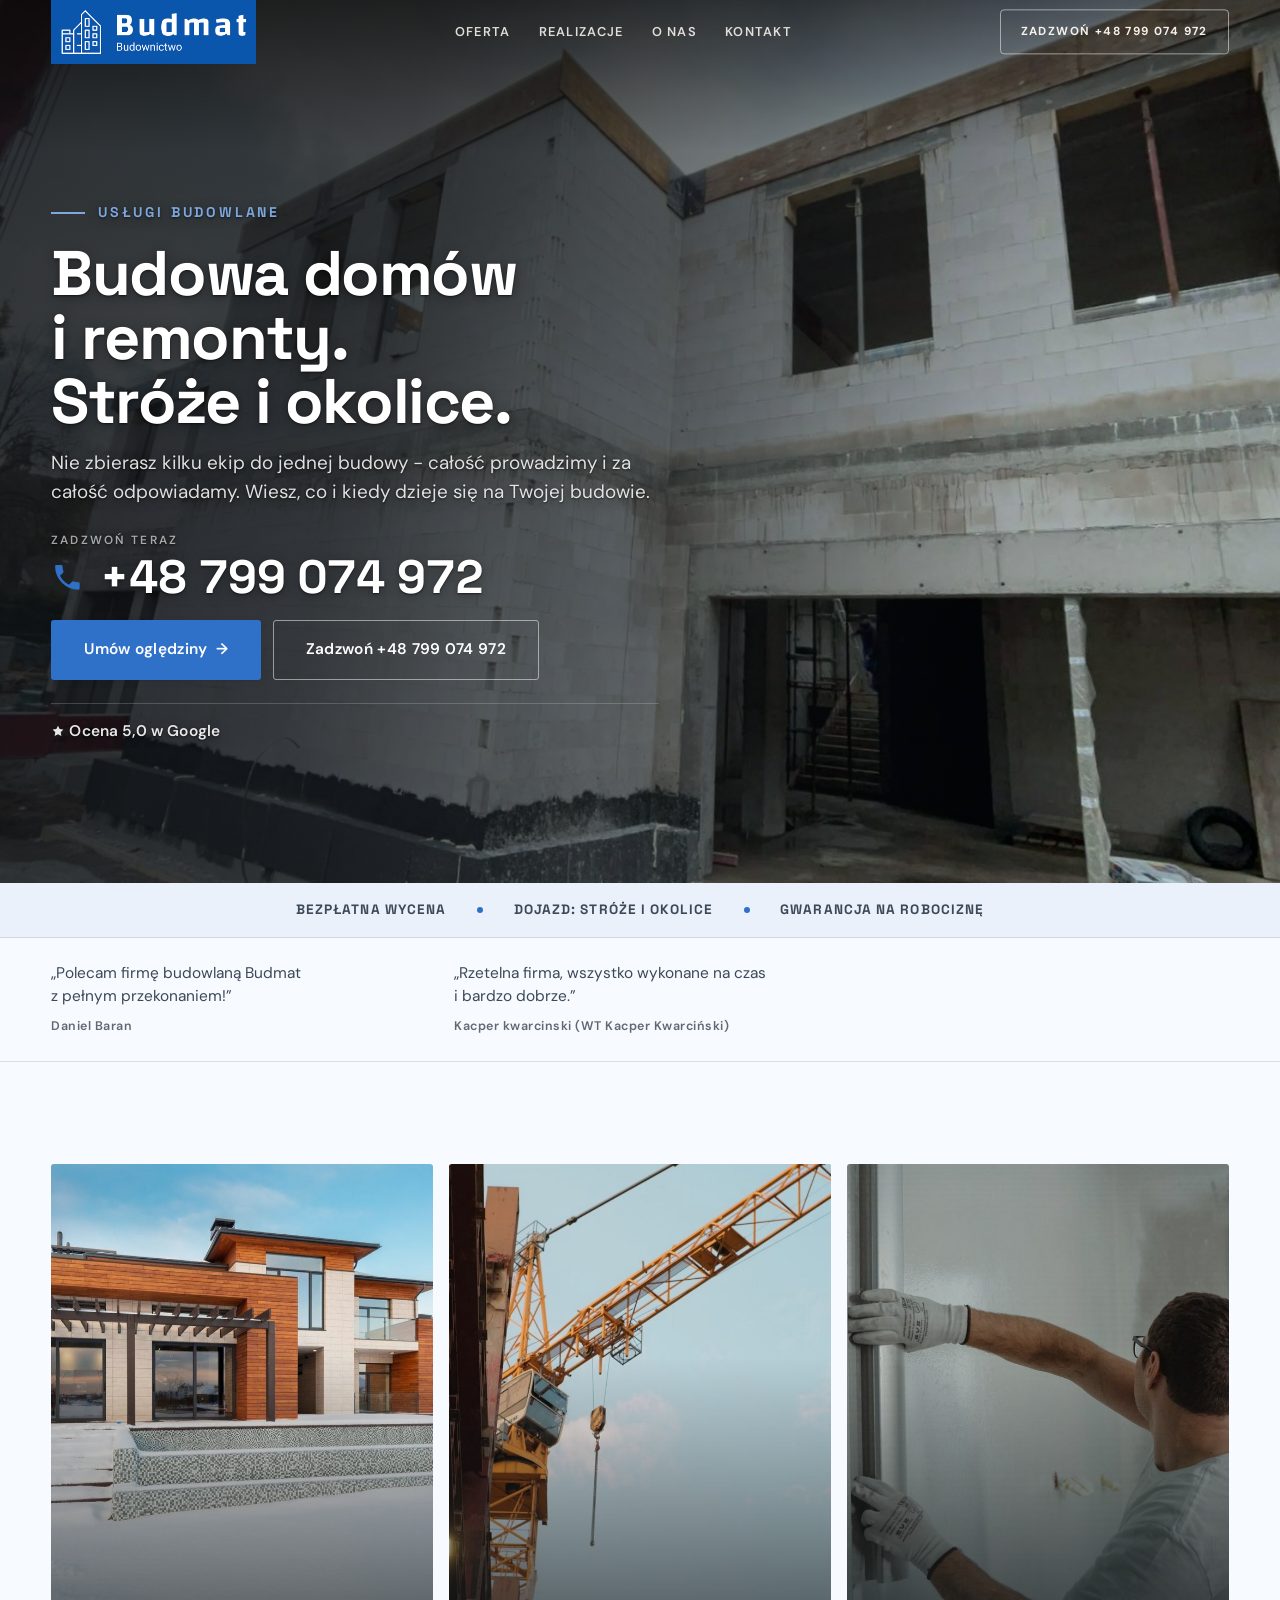
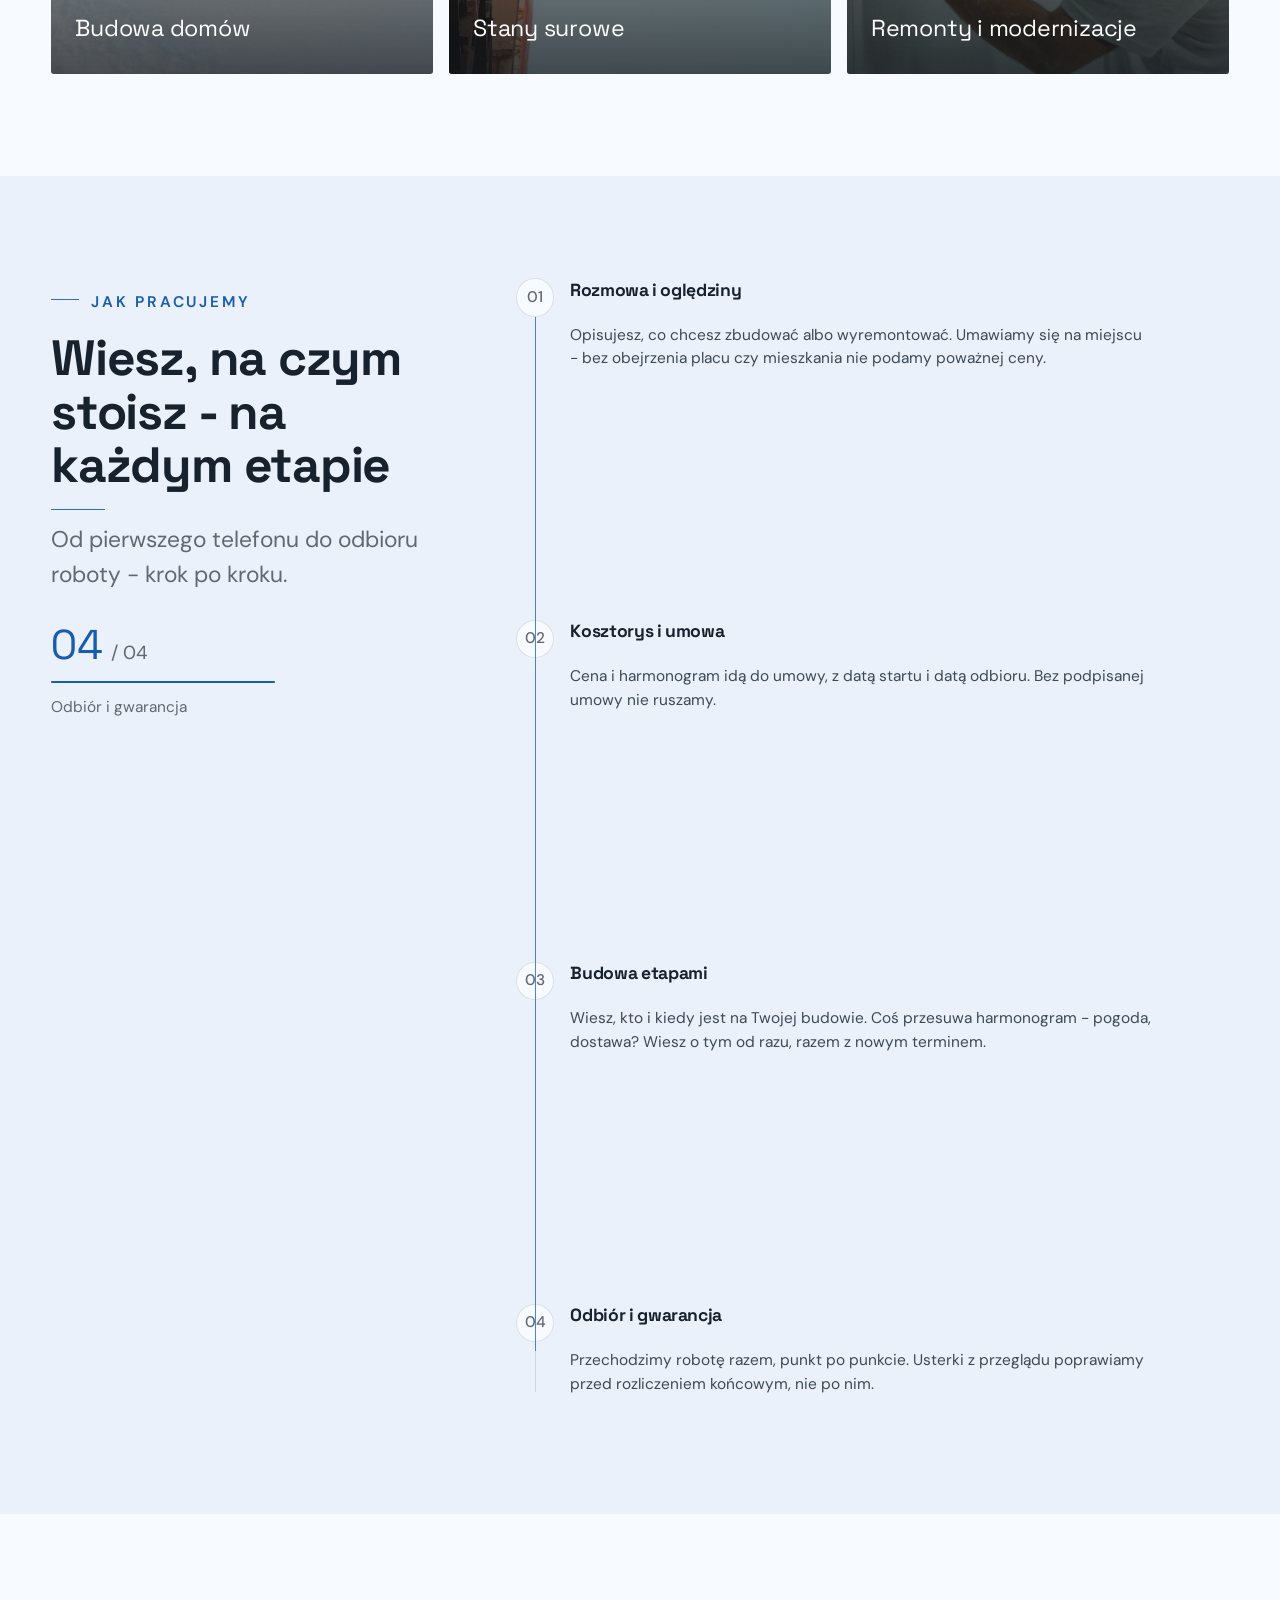
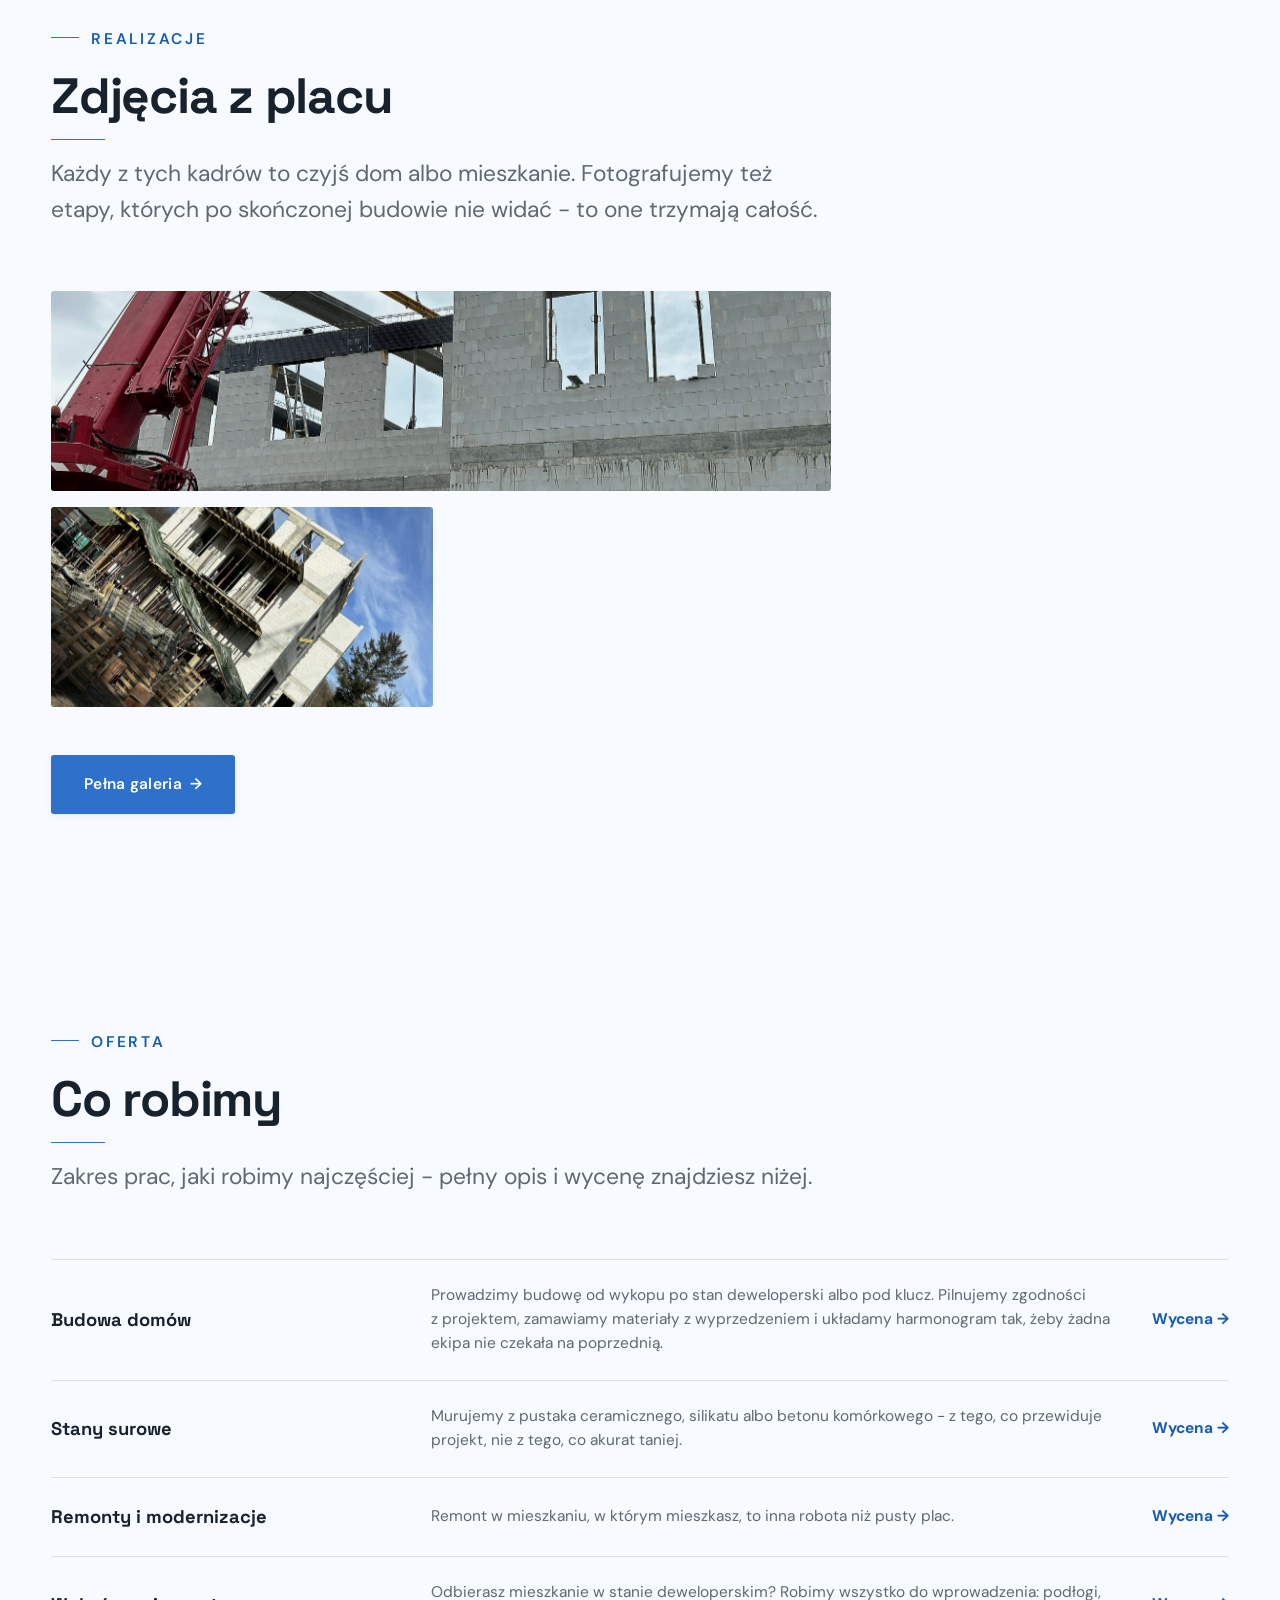
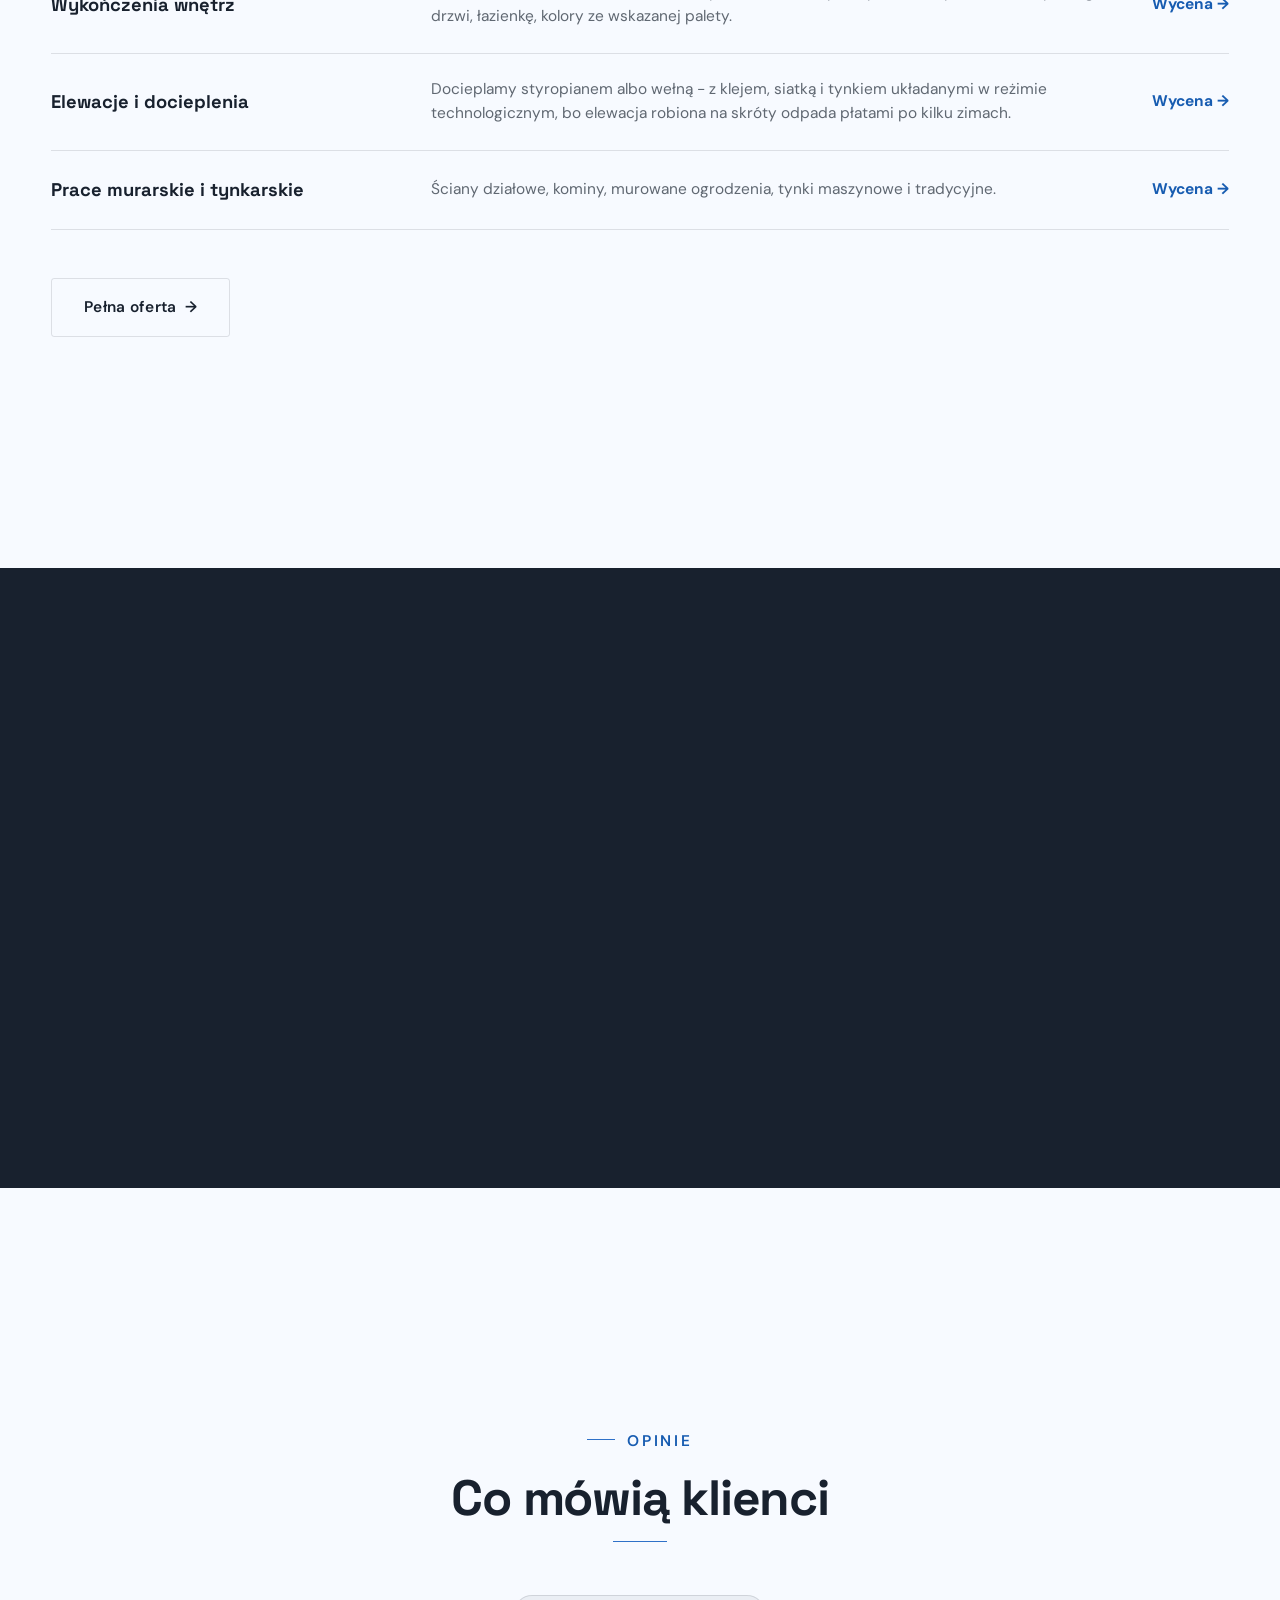
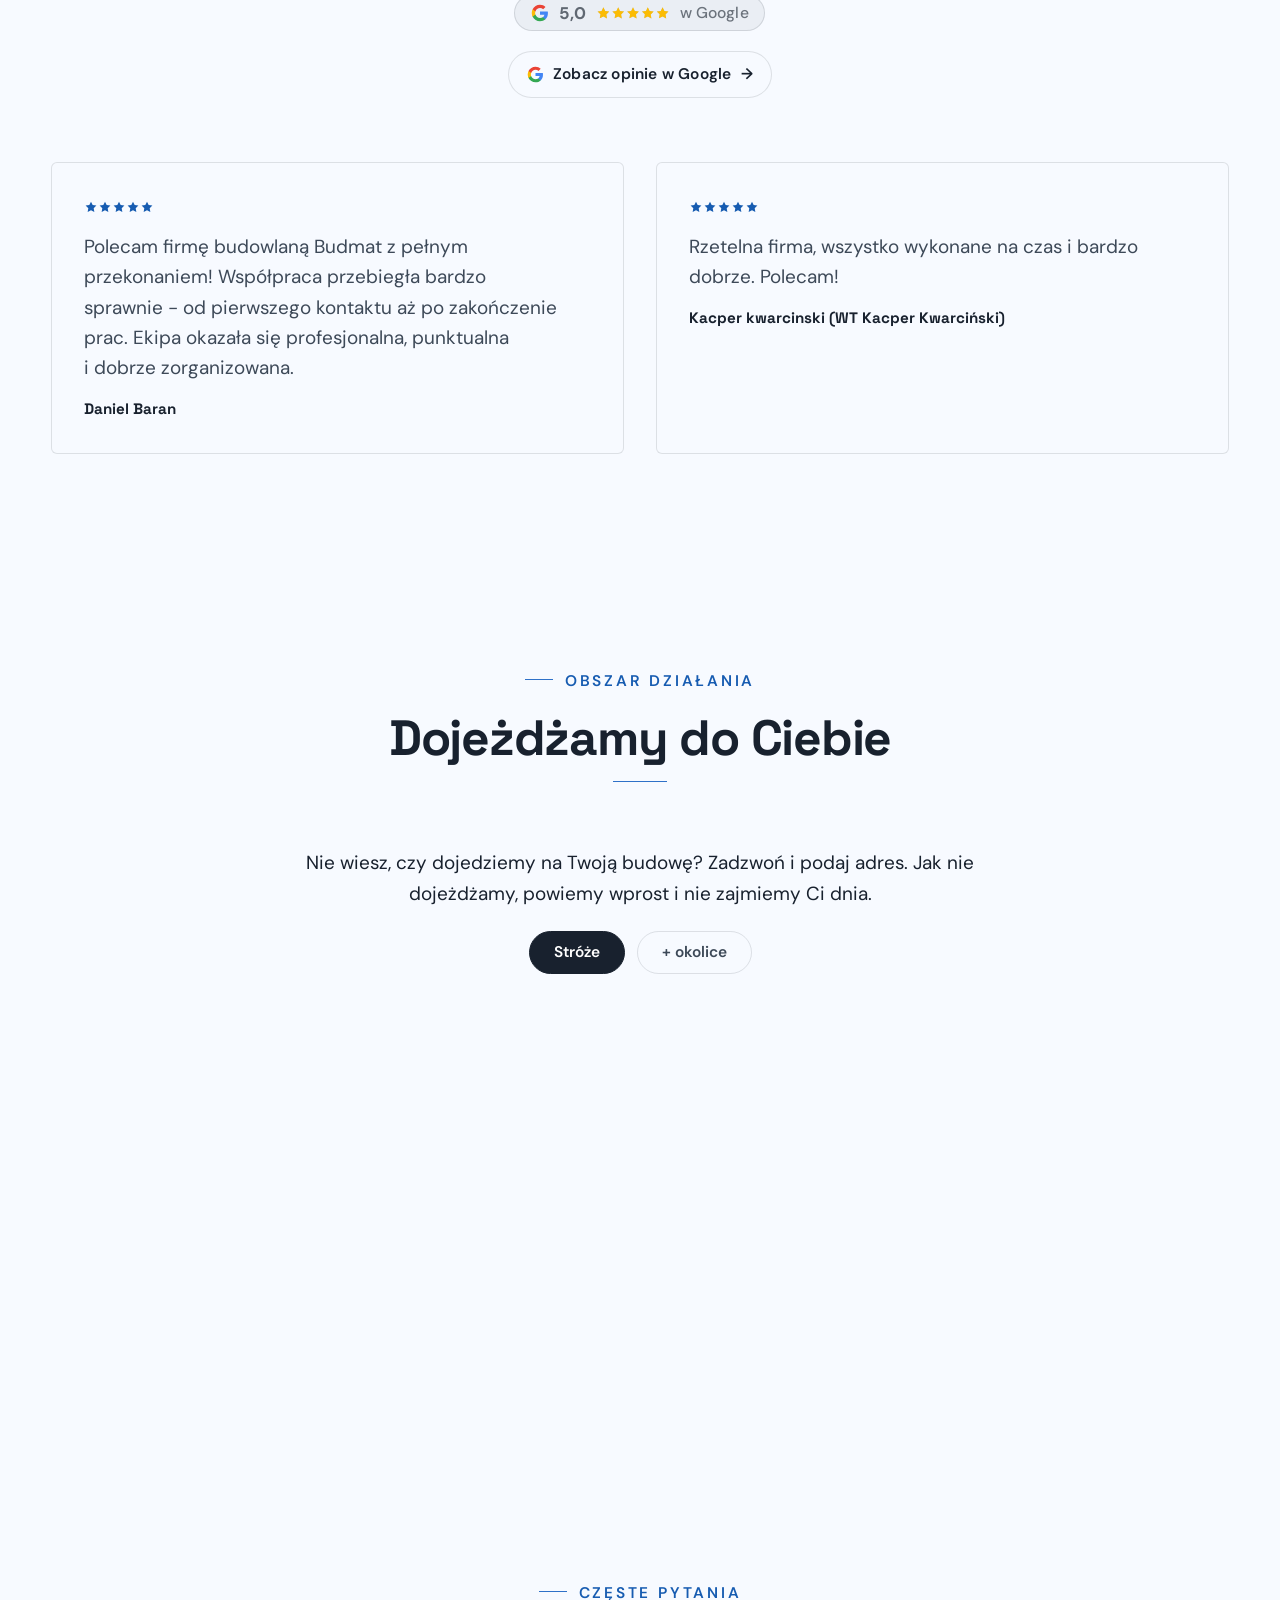
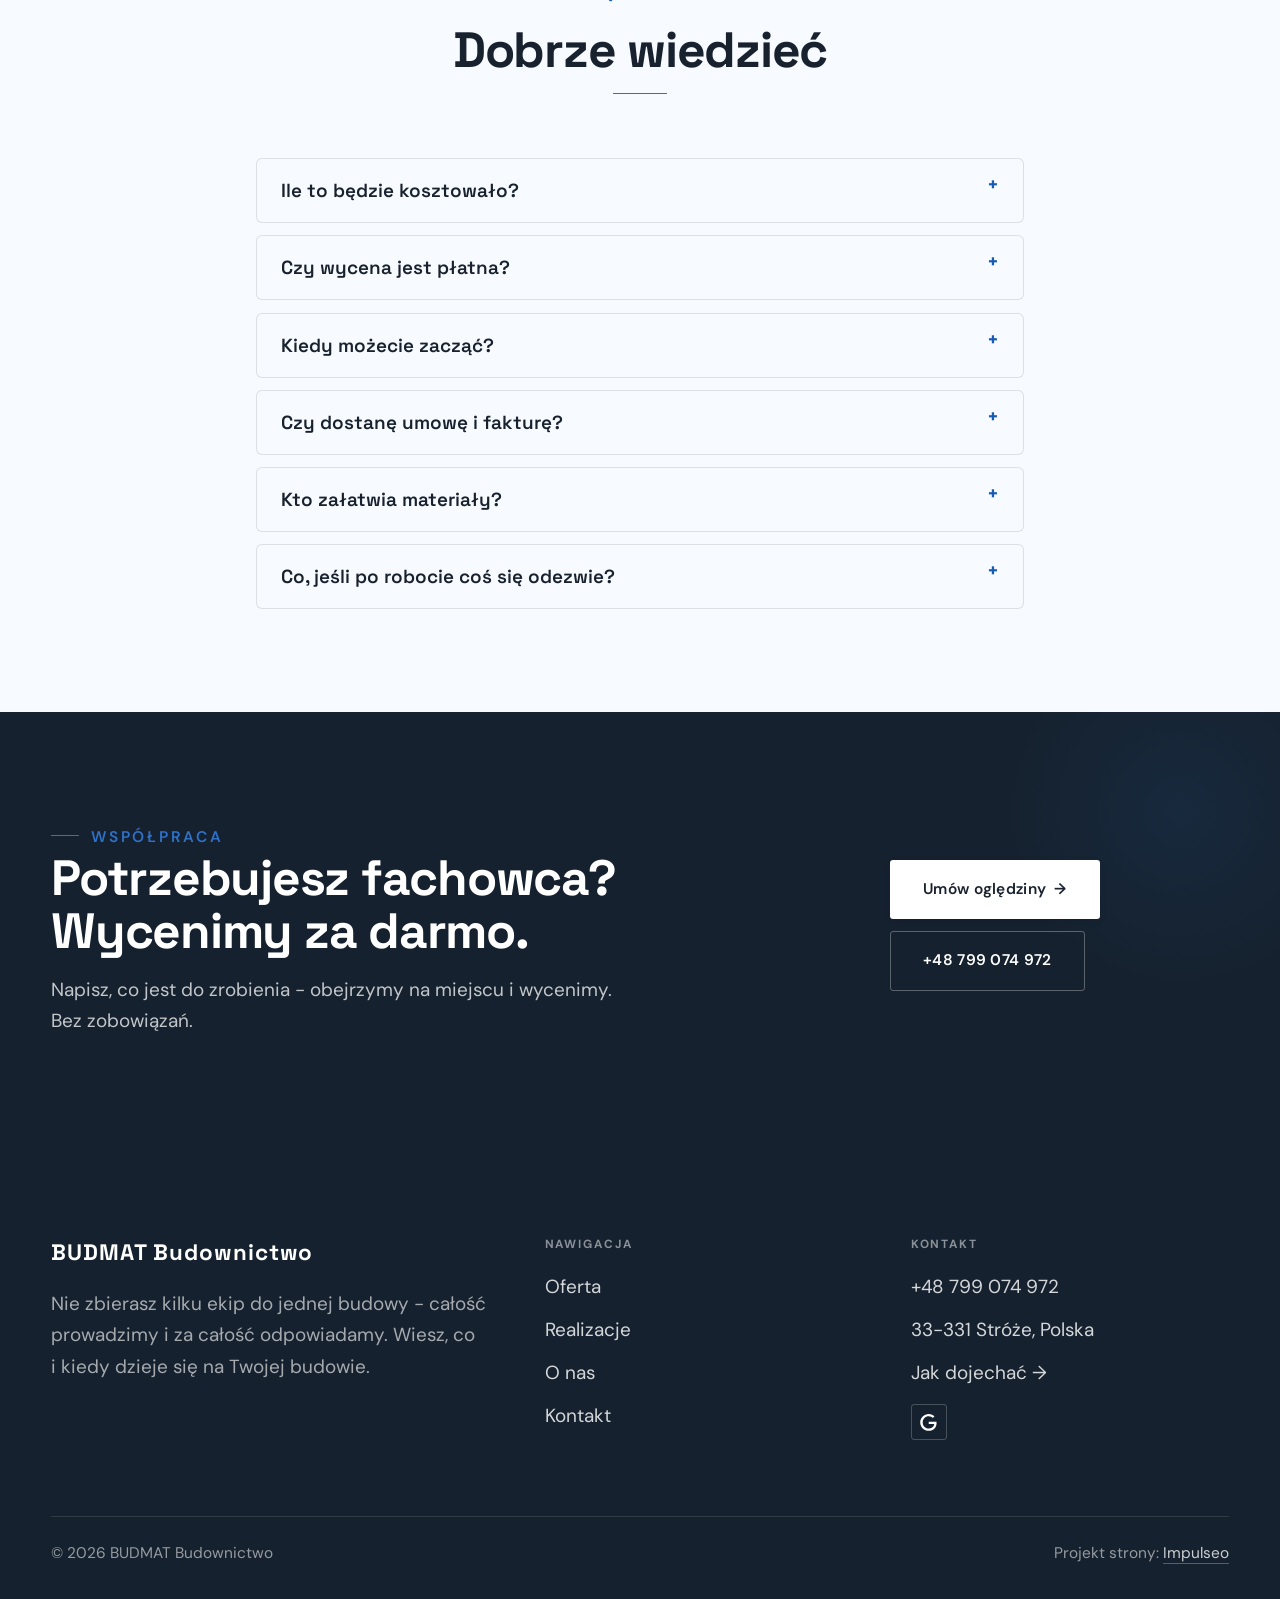
<file: index.html>
<!DOCTYPE html>
<html lang="pl">
<head>
<meta charset="UTF-8">
<meta name="viewport" content="width=device-width, initial-scale=1.0">
<title>BUDMAT Budownictwo - usługi budowlane</title>
<meta name="description" content="Firma budowlana w Stróżach: budowa domów, stany surowe, remonty, wykończenia, elewacje. Kosztorys i termin na piśmie przed robotą. Zadzwoń: +48 799 074 972.">
<link rel="canonical" href="https://kris20032.github.io/budmat-budownictwo/">
<meta name="robots" content="noindex, nofollow">
<meta property="og:type" content="website">
<meta property="og:locale" content="pl_PL">
<meta property="og:site_name" content="BUDMAT Budownictwo">
<meta property="og:title" content="BUDMAT Budownictwo - usługi budowlane">
<meta property="og:description" content="Firma budowlana w Stróżach: budowa domów, stany surowe, remonty, wykończenia, elewacje. Kosztorys i termin na piśmie przed robotą. Zadzwoń: +48 799 074 972.">
<meta property="og:url" content="https://kris20032.github.io/budmat-budownictwo/">
<meta property="og:image" content="https://kris20032.github.io/budmat-budownictwo/img/og.jpg">
<meta property="og:image:width" content="1200">
<meta property="og:image:height" content="630">
<meta name="twitter:card" content="summary_large_image">
<script type="application/ld+json">{"@context": "https://schema.org", "@type": "GeneralContractor", "name": "BUDMAT Budownictwo", "url": "https://kris20032.github.io/budmat-budownictwo/", "telephone": "+48799074972", "image": "https://kris20032.github.io/budmat-budownictwo/img/og.jpg", "areaServed": "Stróże", "sameAs": ["https://maps.google.com/?cid=15395301493961176023&g_mp=Cidnb29nbGUubWFwcy5wbGFjZXMudjEuUGxhY2VzLlNlYXJjaFRleHQQAhgEIAA"]}</script>
<link rel="preconnect" href="https://fonts.googleapis.com">
<link rel="preconnect" href="https://fonts.gstatic.com" crossorigin>
<link href="https://fonts.googleapis.com/css2?family=Space+Grotesk:wght@500;600;700&family=DM+Sans:opsz,wght@9..40,400;9..40,500;9..40,600&display=swap" rel="stylesheet">
<link rel="stylesheet" href="assets/styles.css?v=5d13b191">
</head>
<body>

<header class="nav">
  <div class="wrap nav-inner">
    <a class="brand brand-has-logo" href="index.html"><img class="brand-logo" src="img/logo.png" alt="BUDMAT Budownictwo" width="800" height="250" decoding="async"></a>
    <nav class="nav-links">
      <a href="oferta.html">Oferta</a>
      <a href="realizacje.html">Realizacje</a>
      <a href="o-nas.html">O nas</a>
      <a href="kontakt.html">Kontakt</a>
      <a href="tel:+48799074972" class="btn btn-accent">Zadzwoń +48 799 074 972</a>
    </nav>
    <button class="nav-toggle" aria-label="Menu"><span></span><span></span><span></span></button>
  </div>
</header>

<main>
<section class="hero-fach">
  <img class="hf-photo" src="img/hero.jpg" fetchpriority="high" data-rotate="img/g3.jpg" alt="BUDMAT Budownictwo" width="2048" height="1151">
  <div class="hf-panel">
    <div class="hf-inner">
      <span class="hf-kicker">Usługi budowlane</span>
      <h1 class="hf-title">Budowa domów i remonty. Stróże i okolice. <em></em></h1>
      <p class="hf-lead">Nie zbierasz kilku ekip do jednej budowy - całość prowadzimy i za całość odpowiadamy. Wiesz, co i kiedy dzieje się na Twojej budowie.</p>
      <a class="hf-phone" href="tel:+48799074972"><span class="hf-phone-lab">Zadzwoń teraz</span><span class="hf-phone-num"><svg class="ico-tel" width="16" height="16" viewBox="0 0 24 24" fill="none" aria-hidden="true"><path d="M6.6 10.8a15.5 15.5 0 0 0 6.6 6.6l2.2-2.2a1 1 0 0 1 1-.24 11.4 11.4 0 0 0 3.6.58 1 1 0 0 1 1 1V20a1 1 0 0 1-1 1A17 17 0 0 1 3 4a1 1 0 0 1 1-1h3.5a1 1 0 0 1 1 1c0 1.25.2 2.46.58 3.6a1 1 0 0 1-.25 1l-2.23 2.2Z" fill="currentColor"/></svg> +48 799 074 972</span></a>
      <div class="hf-actions">
        <a href="kontakt.html" class="btn btn-accent">Umów oględziny <span class="arr">→</span></a>
        <a href="tel:+48799074972" class="btn btn-ghost hf-ghost">Zadzwoń +48 799 074 972</a>
      </div>
      <div class="hf-trust"><svg class="ico-star" width="14" height="14" viewBox="0 0 24 24" style="vertical-align:-2px" aria-hidden="true"><path d="M12 2.8l2.85 5.8 6.4.93-4.63 4.5 1.1 6.37L12 17.4l-5.72 3 1.1-6.37-4.63-4.5 6.4-.93L12 2.8Z" fill="currentColor"/></svg> Ocena 5,0 w Google</div>
    </div>
  </div>
</section>
<section class="fach-promise">
  <div class="wrap">
    <ul class="fp-row reveal"><li>Bezpłatna wycena</li><li>Dojazd: Stróże i okolice</li><li>Gwarancja na robociznę</li></ul>
  </div>
</section>
<section class="opinie-mini" aria-label="Opinie klientów">
  <div class="wrap">
    <div class="om-row">
      <div class="om-item reveal"><blockquote>„Polecam firmę budowlaną Budmat z pełnym przekonaniem!”</blockquote><span class="om-autor">Daniel Baran</span></div>
      <div class="om-item reveal"><blockquote>„Rzetelna firma, wszystko wykonane na czas i bardzo dobrze.”</blockquote><span class="om-autor">Kacper kwarcinski (WT Kacper Kwarciński)</span></div>
    </div>
  </div>
</section>
<section class="gateways-band">
  <div class="wrap">
    <div class="gateways">
      <a href="oferta.html" class="gateway reveal"><img src="img/g12.jpg" alt="Budowa domów" loading="lazy" width="1600" height="1065" decoding="async"><span class="g-ttl">Budowa domów</span></a>
      <a href="oferta.html" class="gateway reveal"><img src="img/g13.jpg" alt="Stany surowe" loading="lazy" width="1600" height="1066" decoding="async"><span class="g-ttl">Stany surowe</span></a>
      <a href="oferta.html" class="gateway reveal"><img src="img/g14.jpg" alt="Remonty i modernizacje" loading="lazy" width="1600" height="1066" decoding="async"><span class="g-ttl">Remonty i modernizacje</span></a>
    </div>
  </div>
</section>
<section class="proces proces-os fachowcy">
  <div class="wrap proc-grid">
    <div class="proc-side">
      <div class="head reveal">
        <span class="eyebrow">Jak pracujemy</span>
        <h2>Wiesz, na czym stoisz - na każdym etapie</h2>
        <p>Od pierwszego telefonu do odbioru roboty - krok po kroku.</p>
      </div>
      <div class="proc-count" aria-hidden="true"><span class="pc-cur">01</span><span class="pc-all">/ 04</span></div>
      <div class="proc-bar" aria-hidden="true"><i></i></div>
      <p class="proc-now" aria-hidden="true">Rozmowa i oględziny</p>
    </div>
    <ol class="proces-line">
      <li class="reveal"><span class="pno">01</span><h3>Rozmowa i oględziny</h3><p>Opisujesz, co chcesz zbudować albo wyremontować. Umawiamy się na miejscu - bez obejrzenia placu czy mieszkania nie podamy poważnej ceny.</p></li>
      <li class="reveal"><span class="pno">02</span><h3>Kosztorys i umowa</h3><p>Cena i harmonogram idą do umowy, z datą startu i datą odbioru. Bez podpisanej umowy nie ruszamy.</p></li>
      <li class="reveal"><span class="pno">03</span><h3>Budowa etapami</h3><p>Wiesz, kto i kiedy jest na Twojej budowie. Coś przesuwa harmonogram - pogoda, dostawa? Wiesz o tym od razu, razem z nowym terminem.</p></li>
      <li class="reveal"><span class="pno">04</span><h3>Odbiór i gwarancja</h3><p>Przechodzimy robotę razem, punkt po punkcie. Usterki z przeglądu poprawiamy przed rozliczeniem końcowym, nie po nim.</p></li>
    </ol>
  </div>
</section>
<section>
  <div class="wrap">
    <div class="head reveal">
      <span class="eyebrow">Realizacje</span>
      <h2>Zdjęcia z placu</h2>
      <p>Każdy z tych kadrów to czyjś dom albo mieszkanie. Fotografujemy też etapy, których po skończonej budowie nie widać - to one trzymają całość.</p>
    </div>
    <div class="gallery">
      <div class="tile t-two3 reveal"><img src="img/g1.jpg" alt="BUDMAT Budownictwo" loading="lazy" width="1600" height="2133" decoding="async"></div>
      <div class="tile t-third reveal"><img src="img/g4.jpg" alt="BUDMAT Budownictwo" loading="lazy" width="2048" height="1152" decoding="async"></div>
      <div class="tile t-third reveal"><img src="img/g5.jpg" alt="BUDMAT Budownictwo" loading="lazy" width="1600" height="2133" decoding="async"></div>
      <div class="tile t-third reveal"><img src="img/g6.jpg" alt="BUDMAT Budownictwo" loading="lazy" width="1600" height="1066" decoding="async"></div>
      <div class="tile t-third reveal"><img src="img/g7.jpg" alt="BUDMAT Budownictwo" loading="lazy" width="1516" height="960" decoding="async"></div>
    </div>
    <div style="margin-top:var(--space-7)" class="reveal"><a href="realizacje.html" class="btn btn-accent">Pełna galeria <span class="arr">→</span></a></div>
  </div>
</section>
<section class="fach-uslugi">
  <div class="wrap">
    <div class="head reveal">
      <span class="eyebrow">Oferta</span>
      <h2>Co robimy</h2>
      <p>Zakres prac, jaki robimy najczęściej - pełny opis i wycenę znajdziesz niżej.</p>
    </div>
    <ul class="fu-list">
      <li class="fu-row reveal"><div class="fu-name">Budowa domów</div><div class="fu-desc">Prowadzimy budowę od wykopu po stan deweloperski albo pod klucz. Pilnujemy zgodności z projektem, zamawiamy materiały z wyprzedzeniem i układamy harmonogram tak, żeby żadna ekipa nie czekała na poprzednią.</div><a class="fu-cta" href="kontakt.html">Wycena <span class="arr">→</span></a></li>
      <li class="fu-row reveal"><div class="fu-name">Stany surowe</div><div class="fu-desc">Murujemy z pustaka ceramicznego, silikatu albo betonu komórkowego - z tego, co przewiduje projekt, nie z tego, co akurat taniej.</div><a class="fu-cta" href="kontakt.html">Wycena <span class="arr">→</span></a></li>
      <li class="fu-row reveal"><div class="fu-name">Remonty i modernizacje</div><div class="fu-desc">Remont w mieszkaniu, w którym mieszkasz, to inna robota niż pusty plac.</div><a class="fu-cta" href="kontakt.html">Wycena <span class="arr">→</span></a></li>
      <li class="fu-row reveal"><div class="fu-name">Wykończenia wnętrz</div><div class="fu-desc">Odbierasz mieszkanie w stanie deweloperskim? Robimy wszystko do wprowadzenia: podłogi, drzwi, łazienkę, kolory ze wskazanej palety.</div><a class="fu-cta" href="kontakt.html">Wycena <span class="arr">→</span></a></li>
      <li class="fu-row reveal"><div class="fu-name">Elewacje i docieplenia</div><div class="fu-desc">Docieplamy styropianem albo wełną - z klejem, siatką i tynkiem układanymi w reżimie technologicznym, bo elewacja robiona na skróty odpada płatami po kilku zimach.</div><a class="fu-cta" href="kontakt.html">Wycena <span class="arr">→</span></a></li>
      <li class="fu-row reveal"><div class="fu-name">Prace murarskie i tynkarskie</div><div class="fu-desc">Ściany działowe, kominy, murowane ogrodzenia, tynki maszynowe i tradycyjne.</div><a class="fu-cta" href="kontakt.html">Wycena <span class="arr">→</span></a></li>
    </ul>
    <div style="margin-top:var(--space-7)" class="reveal"><a href="oferta.html" class="btn btn-ghost">Pełna oferta <span class="arr">→</span></a></div>
  </div>
</section>
<section class="stopklatka" aria-hidden="true">
  <div class="stk-bg" style="background-image:url(img/g9.jpg)"></div>
</section>
<section class="opinie">
  <div class="wrap">
    <div class="head center reveal">
      <span class="eyebrow">Opinie</span>
      <h2>Co mówią klienci</h2>
    </div>
    <p class="op-meta reveal"><span class="g-badge"><svg class="gb-ico" viewBox="0 0 24 24" width="18" height="18" aria-hidden="true"><path fill="#4285F4" d="M22.56 12.25c0-.78-.07-1.53-.2-2.25H12v4.26h5.92c-.26 1.37-1.04 2.53-2.21 3.31v2.77h3.57c2.08-1.92 3.28-4.74 3.28-8.09z"/><path fill="#34A853" d="M12 23c2.97 0 5.46-.98 7.28-2.66l-3.57-2.77c-.98.66-2.23 1.06-3.71 1.06-2.86 0-5.29-1.93-6.16-4.53H2.18v2.84C3.99 20.53 7.7 23 12 23z"/><path fill="#FBBC05" d="M5.84 14.09c-.22-.66-.35-1.36-.35-2.09s.13-1.43.35-2.09V7.07H2.18C1.43 8.55 1 10.22 1 12s.43 3.45 1.18 4.93l2.85-2.22.81-.62z"/><path fill="#EA4335" d="M12 5.38c1.62 0 3.06.56 4.21 1.64l3.15-3.15C17.45 2.09 14.97 1 12 1 7.7 1 3.99 3.47 2.18 7.07l3.66 2.84c.87-2.6 3.3-4.53 6.16-4.53z"/></svg><b class="gb-ocena">5,0</b><svg class="gb-stars" viewBox="0 0 90 18" width="74" height="14.8" aria-hidden="true"><g fill="currentColor" opacity=".26"><path transform="translate(0,0)" d="M9 1.6l2.2 4.46 4.92.72-3.56 3.47.84 4.9L9 12.74l-4.4 2.31.84-4.9L1.88 6.68l4.92-.72L9 1.6Z"/><path transform="translate(18,0)" d="M9 1.6l2.2 4.46 4.92.72-3.56 3.47.84 4.9L9 12.74l-4.4 2.31.84-4.9L1.88 6.68l4.92-.72L9 1.6Z"/><path transform="translate(36,0)" d="M9 1.6l2.2 4.46 4.92.72-3.56 3.47.84 4.9L9 12.74l-4.4 2.31.84-4.9L1.88 6.68l4.92-.72L9 1.6Z"/><path transform="translate(54,0)" d="M9 1.6l2.2 4.46 4.92.72-3.56 3.47.84 4.9L9 12.74l-4.4 2.31.84-4.9L1.88 6.68l4.92-.72L9 1.6Z"/><path transform="translate(72,0)" d="M9 1.6l2.2 4.46 4.92.72-3.56 3.47.84 4.9L9 12.74l-4.4 2.31.84-4.9L1.88 6.68l4.92-.72L9 1.6Z"/></g><clipPath id="gs1000"><rect x="0" y="0" width="90.0" height="18"/></clipPath><g fill="#FBBC04" clip-path="url(#gs1000)"><path transform="translate(0,0)" d="M9 1.6l2.2 4.46 4.92.72-3.56 3.47.84 4.9L9 12.74l-4.4 2.31.84-4.9L1.88 6.68l4.92-.72L9 1.6Z"/><path transform="translate(18,0)" d="M9 1.6l2.2 4.46 4.92.72-3.56 3.47.84 4.9L9 12.74l-4.4 2.31.84-4.9L1.88 6.68l4.92-.72L9 1.6Z"/><path transform="translate(36,0)" d="M9 1.6l2.2 4.46 4.92.72-3.56 3.47.84 4.9L9 12.74l-4.4 2.31.84-4.9L1.88 6.68l4.92-.72L9 1.6Z"/><path transform="translate(54,0)" d="M9 1.6l2.2 4.46 4.92.72-3.56 3.47.84 4.9L9 12.74l-4.4 2.31.84-4.9L1.88 6.68l4.92-.72L9 1.6Z"/><path transform="translate(72,0)" d="M9 1.6l2.2 4.46 4.92.72-3.56 3.47.84 4.9L9 12.74l-4.4 2.31.84-4.9L1.88 6.68l4.92-.72L9 1.6Z"/></g></svg><span class="gb-txt">w Google</span></span></p>
    <p class="op-meta reveal"><a class="op-google" href="https://maps.google.com/?cid=15395301493961176023&amp;g_mp=Cidnb29nbGUubWFwcy5wbGFjZXMudjEuUGxhY2VzLlNlYXJjaFRleHQQAhgEIAA" target="_blank" rel="noopener"><svg class="op-g-ico" viewBox="0 0 24 24" width="17" height="17" aria-hidden="true"><path fill="#4285F4" d="M22.56 12.25c0-.78-.07-1.53-.2-2.25H12v4.26h5.92c-.26 1.37-1.04 2.53-2.21 3.31v2.77h3.57c2.08-1.92 3.28-4.74 3.28-8.09z"/><path fill="#34A853" d="M12 23c2.97 0 5.46-.98 7.28-2.66l-3.57-2.77c-.98.66-2.23 1.06-3.71 1.06-2.86 0-5.29-1.93-6.16-4.53H2.18v2.84C3.99 20.53 7.7 23 12 23z"/><path fill="#FBBC05" d="M5.84 14.09c-.22-.66-.35-1.36-.35-2.09s.13-1.43.35-2.09V7.07H2.18C1.43 8.55 1 10.22 1 12s.43 3.45 1.18 4.93l2.85-2.22.81-.62z"/><path fill="#EA4335" d="M12 5.38c1.62 0 3.06.56 4.21 1.64l3.15-3.15C17.45 2.09 14.97 1 12 1 7.7 1 3.99 3.47 2.18 7.07l3.66 2.84c.87-2.6 3.3-4.53 6.16-4.53z"/></svg><span>Zobacz opinie w Google</span><span class="arr">→</span></a></p>
    <div class="opinie-grid">
      <figure class="op-card reveal"><span class="op-star"><svg class="ico-star" width="14" height="14" viewBox="0 0 24 24" style="vertical-align:-2px" aria-hidden="true"><path d="M12 2.8l2.85 5.8 6.4.93-4.63 4.5 1.1 6.37L12 17.4l-5.72 3 1.1-6.37-4.63-4.5 6.4-.93L12 2.8Z" fill="currentColor"/></svg><svg class="ico-star" width="14" height="14" viewBox="0 0 24 24" style="vertical-align:-2px" aria-hidden="true"><path d="M12 2.8l2.85 5.8 6.4.93-4.63 4.5 1.1 6.37L12 17.4l-5.72 3 1.1-6.37-4.63-4.5 6.4-.93L12 2.8Z" fill="currentColor"/></svg><svg class="ico-star" width="14" height="14" viewBox="0 0 24 24" style="vertical-align:-2px" aria-hidden="true"><path d="M12 2.8l2.85 5.8 6.4.93-4.63 4.5 1.1 6.37L12 17.4l-5.72 3 1.1-6.37-4.63-4.5 6.4-.93L12 2.8Z" fill="currentColor"/></svg><svg class="ico-star" width="14" height="14" viewBox="0 0 24 24" style="vertical-align:-2px" aria-hidden="true"><path d="M12 2.8l2.85 5.8 6.4.93-4.63 4.5 1.1 6.37L12 17.4l-5.72 3 1.1-6.37-4.63-4.5 6.4-.93L12 2.8Z" fill="currentColor"/></svg><svg class="ico-star" width="14" height="14" viewBox="0 0 24 24" style="vertical-align:-2px" aria-hidden="true"><path d="M12 2.8l2.85 5.8 6.4.93-4.63 4.5 1.1 6.37L12 17.4l-5.72 3 1.1-6.37-4.63-4.5 6.4-.93L12 2.8Z" fill="currentColor"/></svg></span><blockquote>Polecam firmę budowlaną Budmat z pełnym przekonaniem! Współpraca przebiegła bardzo sprawnie - od pierwszego kontaktu aż po zakończenie prac. Ekipa okazała się profesjonalna, punktualna i dobrze zorganizowana.</blockquote><span class="op-autor">Daniel Baran</span></figure>
      <figure class="op-card reveal"><span class="op-star"><svg class="ico-star" width="14" height="14" viewBox="0 0 24 24" style="vertical-align:-2px" aria-hidden="true"><path d="M12 2.8l2.85 5.8 6.4.93-4.63 4.5 1.1 6.37L12 17.4l-5.72 3 1.1-6.37-4.63-4.5 6.4-.93L12 2.8Z" fill="currentColor"/></svg><svg class="ico-star" width="14" height="14" viewBox="0 0 24 24" style="vertical-align:-2px" aria-hidden="true"><path d="M12 2.8l2.85 5.8 6.4.93-4.63 4.5 1.1 6.37L12 17.4l-5.72 3 1.1-6.37-4.63-4.5 6.4-.93L12 2.8Z" fill="currentColor"/></svg><svg class="ico-star" width="14" height="14" viewBox="0 0 24 24" style="vertical-align:-2px" aria-hidden="true"><path d="M12 2.8l2.85 5.8 6.4.93-4.63 4.5 1.1 6.37L12 17.4l-5.72 3 1.1-6.37-4.63-4.5 6.4-.93L12 2.8Z" fill="currentColor"/></svg><svg class="ico-star" width="14" height="14" viewBox="0 0 24 24" style="vertical-align:-2px" aria-hidden="true"><path d="M12 2.8l2.85 5.8 6.4.93-4.63 4.5 1.1 6.37L12 17.4l-5.72 3 1.1-6.37-4.63-4.5 6.4-.93L12 2.8Z" fill="currentColor"/></svg><svg class="ico-star" width="14" height="14" viewBox="0 0 24 24" style="vertical-align:-2px" aria-hidden="true"><path d="M12 2.8l2.85 5.8 6.4.93-4.63 4.5 1.1 6.37L12 17.4l-5.72 3 1.1-6.37-4.63-4.5 6.4-.93L12 2.8Z" fill="currentColor"/></svg></span><blockquote>Rzetelna firma, wszystko wykonane na czas i bardzo dobrze. Polecam!</blockquote><span class="op-autor">Kacper kwarcinski (WT Kacper Kwarciński)</span></figure>
    </div>
  </div>
</section>
<section class="obszar">
  <div class="wrap">
    <div class="head center reveal">
      <span class="eyebrow">Obszar działania</span>
      <h2>Dojeżdżamy do Ciebie</h2>
    </div>
    <p class="obszar-txt reveal" style="text-align:center;max-width:60ch;margin:0 auto 1.4rem">Nie wiesz, czy dojedziemy na Twoją budowę? Zadzwoń i podaj adres. Jak nie dojeżdżamy, powiemy wprost i nie zajmiemy Ci dnia.</p>
    <ul class="obszar-list reveal"><li class="is-home">Stróże</li><li>+ okolice</li></ul>
    <div class="obszar-mapa reveal" style="margin-top:var(--space-7)">
      <iframe title="Obszar działania - Stróże i okolice" src="https://maps.google.com/maps?q=BUDMAT%20Budownictwo%20Str%C3%B3%C5%BCe&amp;z=11&amp;output=embed" loading="lazy" referrerpolicy="no-referrer-when-downgrade" style="width:100%;height:clamp(280px,38vh,420px);border:0;display:block;border-radius:var(--r-md)"></iframe>
    </div>
  </div>
</section>
<section class="faq-klinika">
  <div class="wrap">
    <div class="head center reveal">
      <span class="eyebrow">Częste pytania</span>
      <h2>Dobrze wiedzieć</h2>
    </div>
    <div class="faq-list">
      <details class="faq-item reveal"><summary>Ile to będzie kosztowało?</summary><p>Zależy od zakresu i materiałów - dlatego najpierw jedziemy obejrzeć i zmierzyć, a dopiero potem liczymy. Dostajesz kosztorys rozpisany na pozycje, nie jedną kwotę z sufitu.</p></details>
      <details class="faq-item reveal"><summary>Czy wycena jest płatna?</summary><p>Za obejrzenie placu i policzenie nie bierzemy pieniędzy. Płacisz za robotę, nie za kosztorys.</p></details>
      <details class="faq-item reveal"><summary>Kiedy możecie zacząć?</summary><p>Mniejsze roboty wchodzą między etapami większych budów - czasem szybciej, niż się spodziewasz. Start budowy domu ustawiamy pod sezon i pogodę.</p></details>
      <details class="faq-item reveal"><summary>Czy dostanę umowę i fakturę?</summary><p>Tak, jedno i drugie. Umowa opisuje zakres, cenę, terminy i gwarancję, a fakturę dostajesz za każdy rozliczony etap.</p></details>
      <details class="faq-item reveal"><summary>Kto załatwia materiały?</summary><p>Jak wolisz. Możemy wziąć materiały na siebie, z fakturami do wglądu, albo pracować na tym, co kupisz - wtedy dostajesz od nas dokładną listę z ilościami.</p></details>
      <details class="faq-item reveal"><summary>Co, jeśli po robocie coś się odezwie?</summary><p>Pęknięcie na ścianie czy rysa przy oknie po roku to sprawa do naprawy, nie do dyskusji. Nasza robota - nasza poprawka, bez kombinowania.</p></details>
    </div>
  </div>
</section>
<section class="cta">
  <div class="wrap">
    <div class="reveal">
      <span class="eyebrow">Współpraca</span>
      <h2>Potrzebujesz fachowca? Wycenimy za darmo.</h2>
      <p>Napisz, co jest do zrobienia - obejrzymy na miejscu i wycenimy. Bez zobowiązań.</p>
    </div>
    <div class="cta-actions reveal">
      <a href="kontakt.html" class="btn btn-light">Umów oględziny <span class="arr">→</span></a>
      <a href="tel:+48799074972" class="btn btn-ghost btn-ghost-cta">+48 799 074 972</a>
    </div>
  </div>
</section>
</main>

<footer>
  <div class="wrap">
    <div class="foot-grid">
      <div class="foot-brand">
        <div class="name">BUDMAT Budownictwo</div>
        <p>Nie zbierasz kilku ekip do jednej budowy - całość prowadzimy i za całość odpowiadamy. Wiesz, co i kiedy dzieje się na Twojej budowie.</p>
      </div>
      <div class="foot-col">
        <h4>Nawigacja</h4>
        <a href="oferta.html">Oferta</a>
        <a href="realizacje.html">Realizacje</a>
        <a href="o-nas.html">O nas</a>
        <a href="kontakt.html">Kontakt</a>
      </div>
      <div class="foot-col">
        <h4>Kontakt</h4>
        <a href="tel:+48799074972">+48 799 074 972</a>
        <p>33-331 Stróże, Polska</p>
        <a href="https://maps.google.com/?cid=15395301493961176023&g_mp=Cidnb29nbGUubWFwcy5wbGFjZXMudjEuUGxhY2VzLlNlYXJjaFRleHQQAhgEIAA" target="_blank" rel="noopener">Jak dojechać →</a>
      <div class="foot-soc">
        <a class="soc" href="https://maps.google.com/?cid=15395301493961176023&g_mp=Cidnb29nbGUubWFwcy5wbGFjZXMudjEuUGxhY2VzLlNlYXJjaFRleHQQAhgEIAA" target="_blank" rel="noopener" aria-label="Google - BUDMAT Budownictwo"><svg viewBox="0 0 24 24" aria-hidden="true" focusable="false"><path d="M12.48 10.92v3.28h7.84c-.24 1.84-.853 3.187-1.787 4.133-1.147 1.147-2.933 2.4-6.053 2.4-4.827 0-8.6-3.893-8.6-8.72s3.773-8.72 8.6-8.72c2.6 0 4.507 1.027 5.907 2.347l2.307-2.307C18.747 1.44 16.133 0 12.48 0 5.867 0 .307 5.387.307 12s5.56 12 12.173 12c3.573 0 6.267-1.173 8.373-3.36 2.16-2.16 2.84-5.213 2.84-7.667 0-.76-.053-1.467-.173-2.053H12.48z" fill="currentColor"/></svg></a>
      </div>
      </div>
    </div>
    <div class="foot-bot">
      <span>© 2026 BUDMAT Budownictwo</span>
      <span>Projekt strony: <a class="foot-credit" href="https://impulseo.pl" target="_blank" rel="noopener">Impulseo</a></span>
    </div>
  </div>
</footer>
<div class="sticky-call"><a class="sc-call" href="tel:+48799074972"><svg class="ico-tel" width="16" height="16" viewBox="0 0 24 24" fill="none" aria-hidden="true"><path d="M6.6 10.8a15.5 15.5 0 0 0 6.6 6.6l2.2-2.2a1 1 0 0 1 1-.24 11.4 11.4 0 0 0 3.6.58 1 1 0 0 1 1 1V20a1 1 0 0 1-1 1A17 17 0 0 1 3 4a1 1 0 0 1 1-1h3.5a1 1 0 0 1 1 1c0 1.25.2 2.46.58 3.6a1 1 0 0 1-.25 1l-2.23 2.2Z" fill="currentColor"/></svg> Zadzwoń</a><a class="sc-quote" href="kontakt.html">Umów oględziny</a></div>
<div class="demo-wazne" data-do="2026-10-12" data-cykl="3" hidden><svg class="dw-ico" width="13" height="13" viewBox="0 0 24 24" fill="none" aria-hidden="true"><circle cx="12" cy="12" r="8.6" stroke="currentColor" stroke-width="1.8"/><path d="M12 7.2V12l3.3 2" stroke="currentColor" stroke-width="1.8" stroke-linecap="round"/></svg><span class="dw-txt"></span></div>

<script src="assets/main.js"></script>
</body>
</html>
</file>
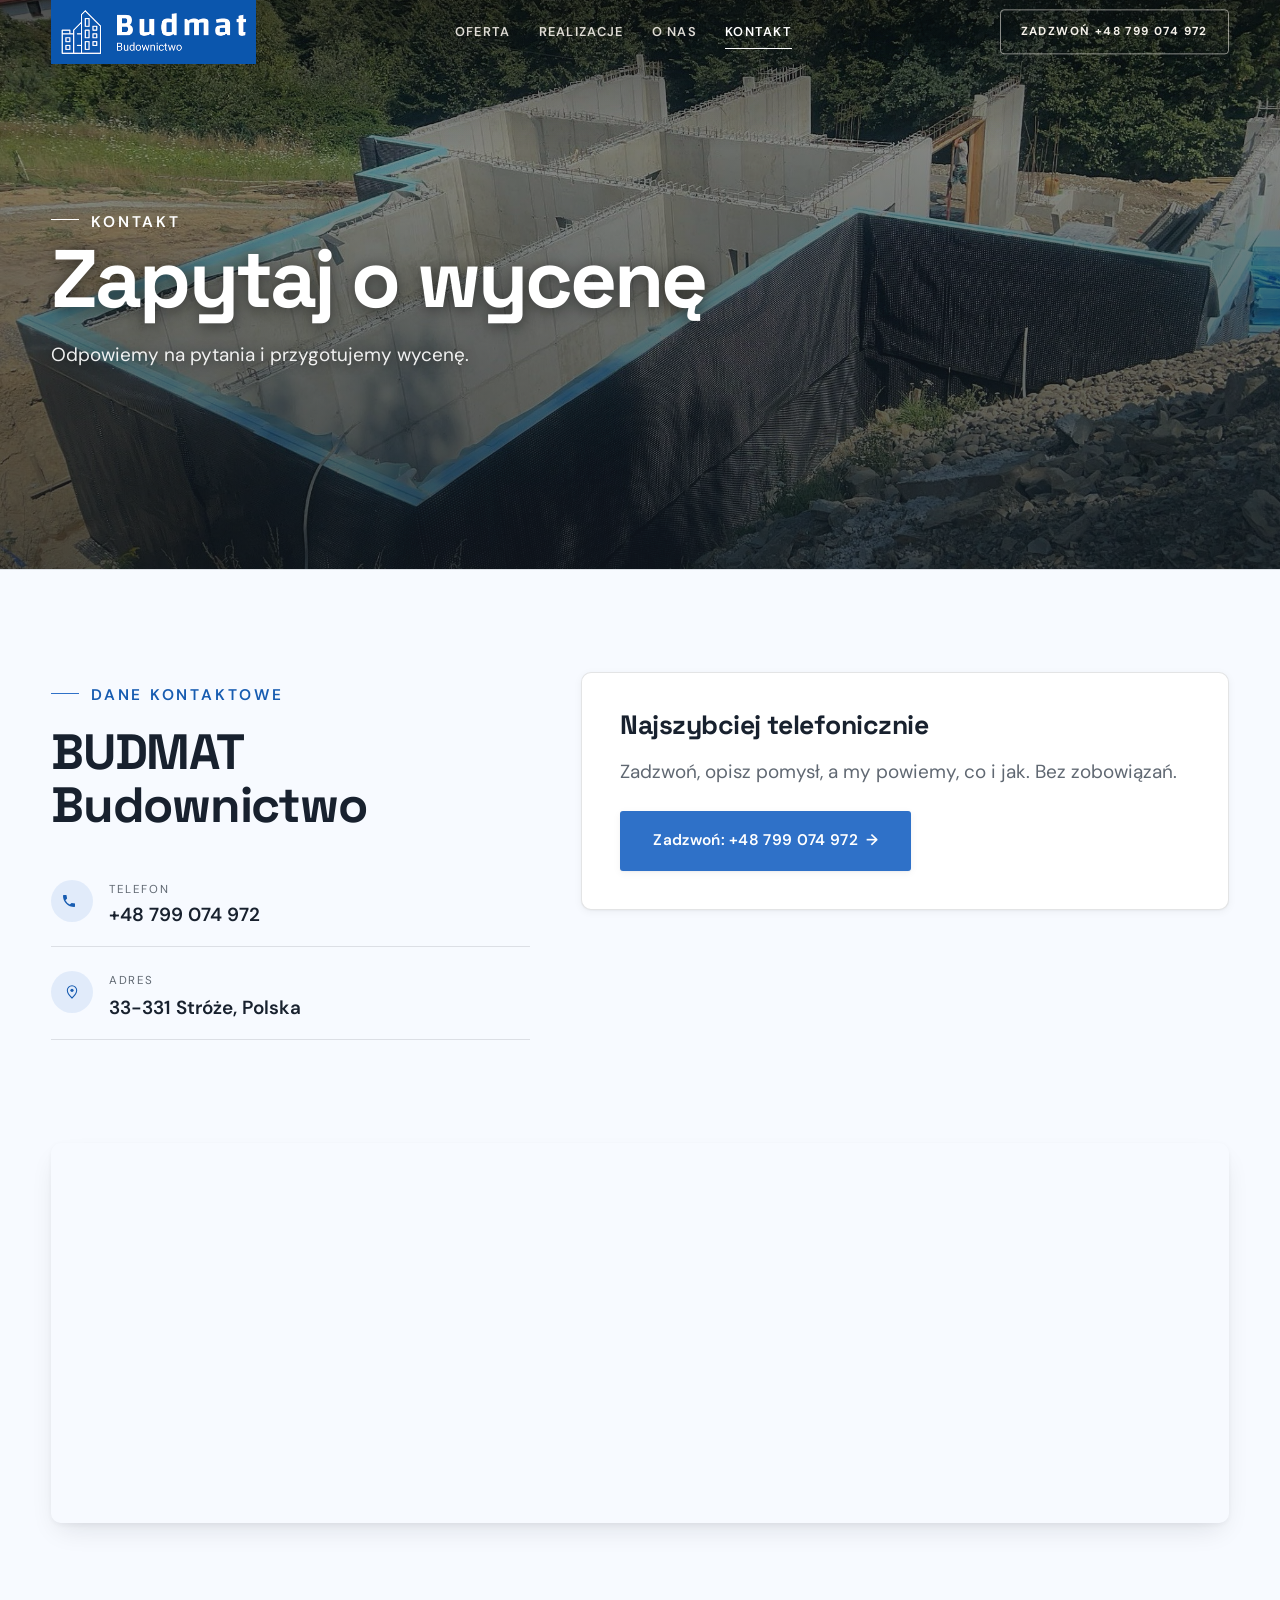
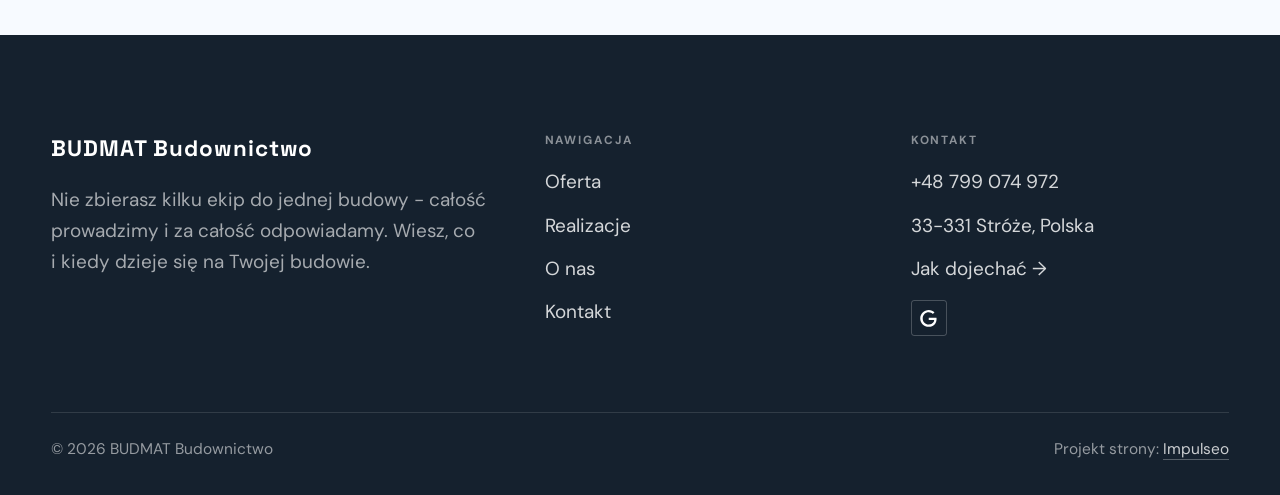
<file: kontakt.html>
<!DOCTYPE html>
<html lang="pl">
<head>
<meta charset="UTF-8">
<meta name="viewport" content="width=device-width, initial-scale=1.0">
<title>Kontakt - BUDMAT Budownictwo</title>
<meta name="description" content="Kontakt BUDMAT Budownictwo - 33-331 Stróże, Polska">
<link rel="canonical" href="https://kris20032.github.io/budmat-budownictwo/kontakt.html">
<meta name="robots" content="noindex, nofollow">
<meta property="og:type" content="website">
<meta property="og:locale" content="pl_PL">
<meta property="og:site_name" content="BUDMAT Budownictwo">
<meta property="og:title" content="Kontakt - BUDMAT Budownictwo">
<meta property="og:description" content="Kontakt BUDMAT Budownictwo - 33-331 Stróże, Polska">
<meta property="og:url" content="https://kris20032.github.io/budmat-budownictwo/kontakt.html">
<meta property="og:image" content="https://kris20032.github.io/budmat-budownictwo/img/og.jpg">
<meta property="og:image:width" content="1200">
<meta property="og:image:height" content="630">
<meta name="twitter:card" content="summary_large_image">
<link rel="preconnect" href="https://fonts.googleapis.com">
<link rel="preconnect" href="https://fonts.gstatic.com" crossorigin>
<link href="https://fonts.googleapis.com/css2?family=Space+Grotesk:wght@500;600;700&family=DM+Sans:opsz,wght@9..40,400;9..40,500;9..40,600&display=swap" rel="stylesheet">
<link rel="stylesheet" href="assets/styles.css?v=5d13b191">
</head>
<body>

<header class="nav">
  <div class="wrap nav-inner">
    <a class="brand brand-has-logo" href="index.html"><img class="brand-logo" src="img/logo.png" alt="BUDMAT Budownictwo" width="800" height="250" decoding="async"></a>
    <nav class="nav-links">
      <a href="oferta.html">Oferta</a>
      <a href="realizacje.html">Realizacje</a>
      <a href="o-nas.html">O nas</a>
      <a href="kontakt.html" class="active" aria-current="page">Kontakt</a>
      <a href="tel:+48799074972" class="btn btn-accent">Zadzwoń +48 799 074 972</a>
    </nav>
    <button class="nav-toggle" aria-label="Menu"><span></span><span></span><span></span></button>
  </div>
</header>

<main>
<section class="pagehead">
  <img src="img/g4.jpg" alt="BUDMAT Budownictwo - Zapytaj o wycenę" width="2048" height="1152" decoding="async">
  <div class="wrap">
    <span class="eyebrow">Kontakt</span>
    <h1>Zapytaj o wycenę</h1>
    <p>Odpowiemy na pytania i przygotujemy wycenę.</p>
  </div>
</section>
<section>
  <div class="wrap contact-grid">
    <div class="reveal">
      <span class="eyebrow">Dane kontaktowe</span>
      <h2 style="margin:var(--space-4) 0 var(--space-6)">BUDMAT Budownictwo</h2>
      <div class="info-list">
        <div class="info-row"><div class="ic"><svg class="ico-tel" width="16" height="16" viewBox="0 0 24 24" fill="none" aria-hidden="true"><path d="M6.6 10.8a15.5 15.5 0 0 0 6.6 6.6l2.2-2.2a1 1 0 0 1 1-.24 11.4 11.4 0 0 0 3.6.58 1 1 0 0 1 1 1V20a1 1 0 0 1-1 1A17 17 0 0 1 3 4a1 1 0 0 1 1-1h3.5a1 1 0 0 1 1 1c0 1.25.2 2.46.58 3.6a1 1 0 0 1-.25 1l-2.23 2.2Z" fill="currentColor"/></svg></div><div><div class="lbl">Telefon</div><a class="val" href="tel:+48799074972">+48 799 074 972</a></div></div>
        <div class="info-row"><div class="ic"><svg class="ico-pin" width="16" height="16" viewBox="0 0 24 24" fill="none" aria-hidden="true"><path d="M12 21s7-6.1 7-11.5A7 7 0 0 0 5 9.5C5 14.9 12 21 12 21Z" stroke="currentColor" stroke-width="1.6" fill="none"/><circle cx="12" cy="9.5" r="2.4" fill="currentColor"/></svg></div><div><div class="lbl">Adres</div><div class="val">33-331 Stróże, Polska</div></div></div>
      </div>
    </div>
    <div class="reveal">
      <div class="form">
        <h3 style="margin-bottom:var(--space-4)">Najszybciej telefonicznie</h3>
        <p class="muted" style="margin-bottom:var(--space-5)">Zadzwoń, opisz pomysł, a my powiemy, co i jak. Bez zobowiązań.</p>
        <a href="tel:+48799074972" class="btn btn-accent" style="justify-content:center">Zadzwoń: +48 799 074 972 <span class="arr">→</span></a>
      </div>
    </div>
  </div>
</section>
<section style="padding-top:0">
  <div class="wrap reveal">
    <iframe class="map" title="BUDMAT Budownictwo - Stróże" src="https://maps.google.com/maps?q=BUDMAT%20Budownictwo%20Str%C3%B3%C5%BCe&z=15&output=embed" loading="lazy" referrerpolicy="no-referrer-when-downgrade"></iframe>
  </div>
</section>
</main>

<footer>
  <div class="wrap">
    <div class="foot-grid">
      <div class="foot-brand">
        <div class="name">BUDMAT Budownictwo</div>
        <p>Nie zbierasz kilku ekip do jednej budowy - całość prowadzimy i za całość odpowiadamy. Wiesz, co i kiedy dzieje się na Twojej budowie.</p>
      </div>
      <div class="foot-col">
        <h4>Nawigacja</h4>
        <a href="oferta.html">Oferta</a>
        <a href="realizacje.html">Realizacje</a>
        <a href="o-nas.html">O nas</a>
        <a href="kontakt.html">Kontakt</a>
      </div>
      <div class="foot-col">
        <h4>Kontakt</h4>
        <a href="tel:+48799074972">+48 799 074 972</a>
        <p>33-331 Stróże, Polska</p>
        <a href="https://maps.google.com/?cid=15395301493961176023&g_mp=Cidnb29nbGUubWFwcy5wbGFjZXMudjEuUGxhY2VzLlNlYXJjaFRleHQQAhgEIAA" target="_blank" rel="noopener">Jak dojechać →</a>
      <div class="foot-soc">
        <a class="soc" href="https://maps.google.com/?cid=15395301493961176023&g_mp=Cidnb29nbGUubWFwcy5wbGFjZXMudjEuUGxhY2VzLlNlYXJjaFRleHQQAhgEIAA" target="_blank" rel="noopener" aria-label="Google - BUDMAT Budownictwo"><svg viewBox="0 0 24 24" aria-hidden="true" focusable="false"><path d="M12.48 10.92v3.28h7.84c-.24 1.84-.853 3.187-1.787 4.133-1.147 1.147-2.933 2.4-6.053 2.4-4.827 0-8.6-3.893-8.6-8.72s3.773-8.72 8.6-8.72c2.6 0 4.507 1.027 5.907 2.347l2.307-2.307C18.747 1.44 16.133 0 12.48 0 5.867 0 .307 5.387.307 12s5.56 12 12.173 12c3.573 0 6.267-1.173 8.373-3.36 2.16-2.16 2.84-5.213 2.84-7.667 0-.76-.053-1.467-.173-2.053H12.48z" fill="currentColor"/></svg></a>
      </div>
      </div>
    </div>
    <div class="foot-bot">
      <span>© 2026 BUDMAT Budownictwo</span>
      <span>Projekt strony: <a class="foot-credit" href="https://impulseo.pl" target="_blank" rel="noopener">Impulseo</a></span>
    </div>
  </div>
</footer>
<div class="sticky-call"><a class="sc-call" href="tel:+48799074972"><svg class="ico-tel" width="16" height="16" viewBox="0 0 24 24" fill="none" aria-hidden="true"><path d="M6.6 10.8a15.5 15.5 0 0 0 6.6 6.6l2.2-2.2a1 1 0 0 1 1-.24 11.4 11.4 0 0 0 3.6.58 1 1 0 0 1 1 1V20a1 1 0 0 1-1 1A17 17 0 0 1 3 4a1 1 0 0 1 1-1h3.5a1 1 0 0 1 1 1c0 1.25.2 2.46.58 3.6a1 1 0 0 1-.25 1l-2.23 2.2Z" fill="currentColor"/></svg> Zadzwoń</a><a class="sc-quote" href="kontakt.html">Umów oględziny</a></div>
<div class="demo-wazne" data-do="2026-10-12" data-cykl="3" hidden><svg class="dw-ico" width="13" height="13" viewBox="0 0 24 24" fill="none" aria-hidden="true"><circle cx="12" cy="12" r="8.6" stroke="currentColor" stroke-width="1.8"/><path d="M12 7.2V12l3.3 2" stroke="currentColor" stroke-width="1.8" stroke-linecap="round"/></svg><span class="dw-txt"></span></div>

<script src="assets/main.js"></script>
</body>
</html>
</file>
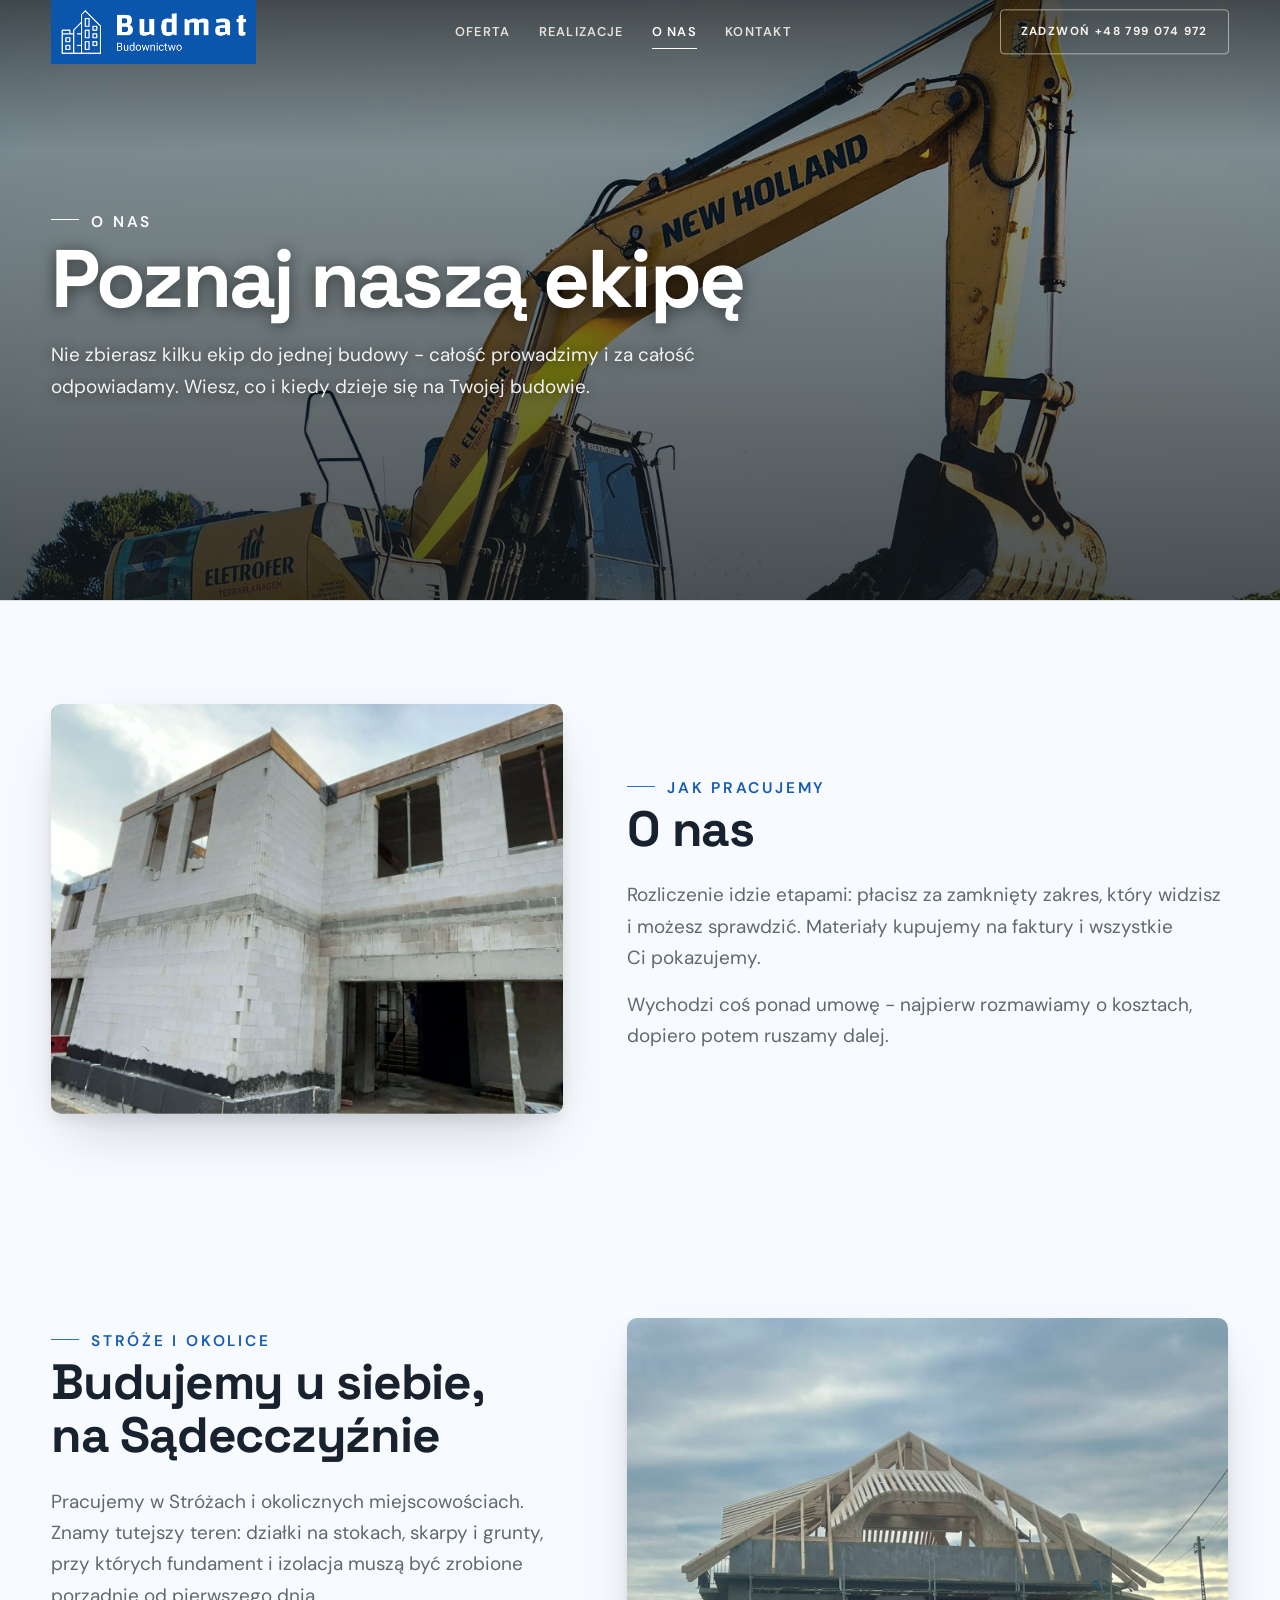
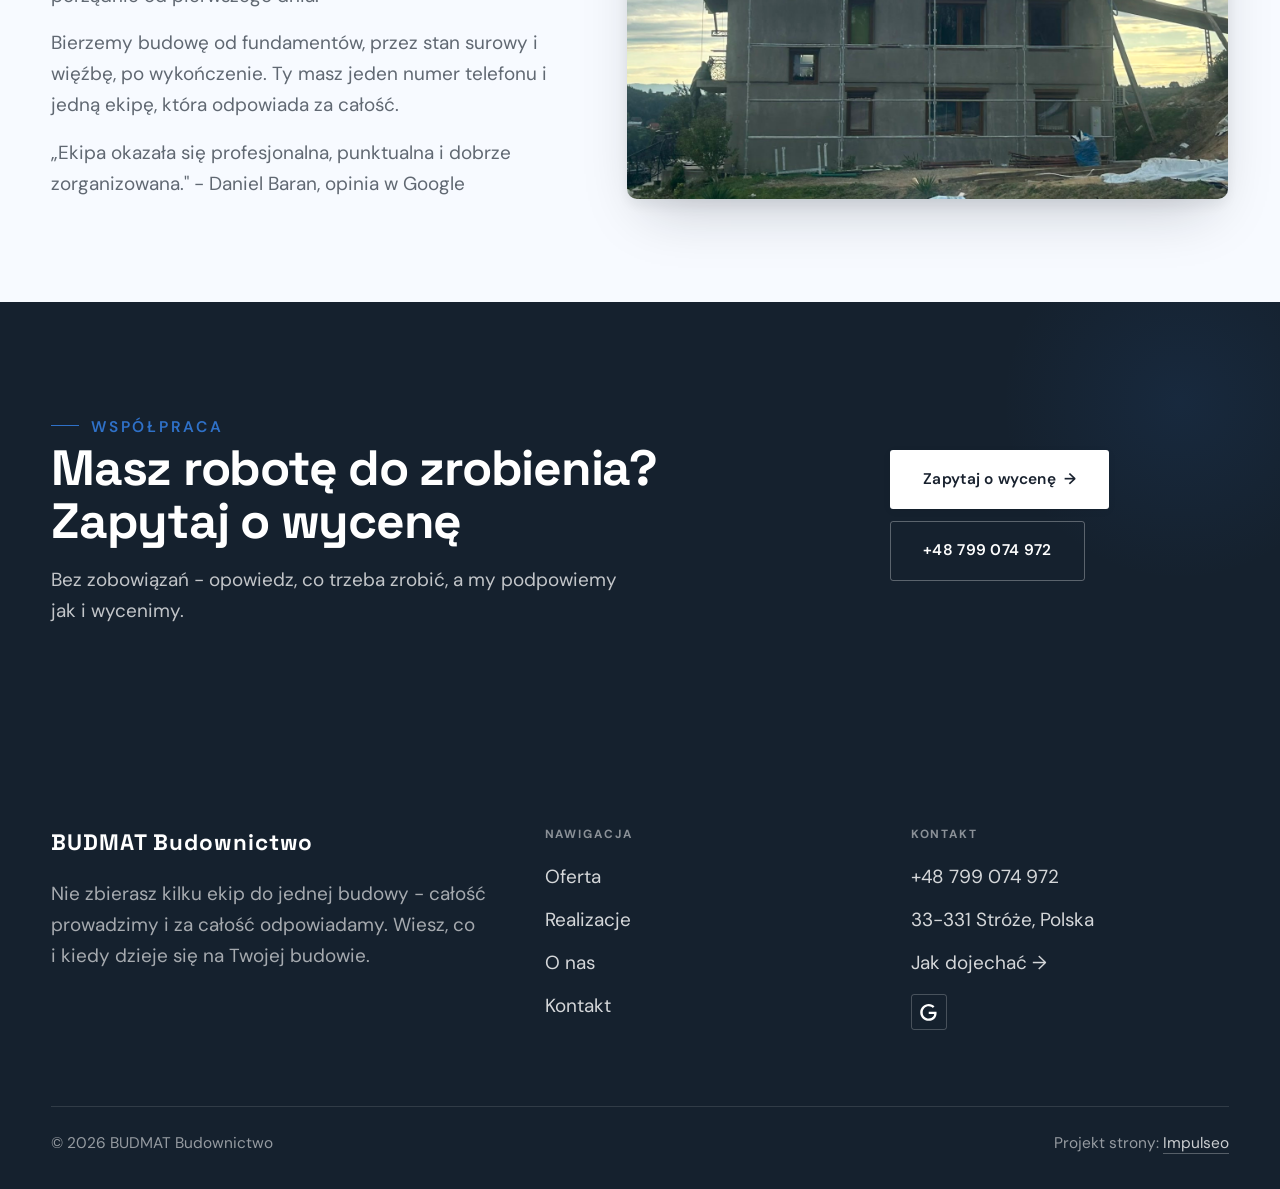
<file: o-nas.html>
<!DOCTYPE html>
<html lang="pl">
<head>
<meta charset="UTF-8">
<meta name="viewport" content="width=device-width, initial-scale=1.0">
<title>O nas - BUDMAT Budownictwo</title>
<meta name="description" content="Firma budowlana w Stróżach: budowa domów, stany surowe, remonty, wykończenia, elewacje. Kosztorys i termin na piśmie przed robotą. Zadzwoń: +48 799 074 972.">
<link rel="canonical" href="https://kris20032.github.io/budmat-budownictwo/o-nas.html">
<meta name="robots" content="noindex, nofollow">
<meta property="og:type" content="website">
<meta property="og:locale" content="pl_PL">
<meta property="og:site_name" content="BUDMAT Budownictwo">
<meta property="og:title" content="O nas - BUDMAT Budownictwo">
<meta property="og:description" content="Firma budowlana w Stróżach: budowa domów, stany surowe, remonty, wykończenia, elewacje. Kosztorys i termin na piśmie przed robotą. Zadzwoń: +48 799 074 972.">
<meta property="og:url" content="https://kris20032.github.io/budmat-budownictwo/o-nas.html">
<meta property="og:image" content="https://kris20032.github.io/budmat-budownictwo/img/og.jpg">
<meta property="og:image:width" content="1200">
<meta property="og:image:height" content="630">
<meta name="twitter:card" content="summary_large_image">
<link rel="preconnect" href="https://fonts.googleapis.com">
<link rel="preconnect" href="https://fonts.gstatic.com" crossorigin>
<link href="https://fonts.googleapis.com/css2?family=Space+Grotesk:wght@500;600;700&family=DM+Sans:opsz,wght@9..40,400;9..40,500;9..40,600&display=swap" rel="stylesheet">
<link rel="stylesheet" href="assets/styles.css?v=5d13b191">
</head>
<body>

<header class="nav">
  <div class="wrap nav-inner">
    <a class="brand brand-has-logo" href="index.html"><img class="brand-logo" src="img/logo.png" alt="BUDMAT Budownictwo" width="800" height="250" decoding="async"></a>
    <nav class="nav-links">
      <a href="oferta.html">Oferta</a>
      <a href="realizacje.html">Realizacje</a>
      <a href="o-nas.html" class="active" aria-current="page">O nas</a>
      <a href="kontakt.html">Kontakt</a>
      <a href="tel:+48799074972" class="btn btn-accent">Zadzwoń +48 799 074 972</a>
    </nav>
    <button class="nav-toggle" aria-label="Menu"><span></span><span></span><span></span></button>
  </div>
</header>

<main>
<section class="pagehead">
  <img src="img/g6.jpg" alt="BUDMAT Budownictwo - Poznaj naszą ekipę" width="1600" height="1066" decoding="async">
  <div class="wrap">
    <span class="eyebrow">O nas</span>
    <h1>Poznaj naszą ekipę</h1>
    <p>Nie zbierasz kilku ekip do jednej budowy - całość prowadzimy i za całość odpowiadamy. Wiesz, co i kiedy dzieje się na Twojej budowie.</p>
  </div>
</section>
<section>
  <div class="wrap split">
    <div class="split-art reveal"><img src="img/g3.jpg" alt="BUDMAT Budownictwo" loading="lazy" width="1942" height="1002" decoding="async"></div>
    <div class="split-copy reveal">
      <span class="eyebrow">Jak pracujemy</span>
      <h2>O nas</h2>
      <p class="muted">Rozliczenie idzie etapami: płacisz za zamknięty zakres, który widzisz i możesz sprawdzić. Materiały kupujemy na faktury i wszystkie Ci pokazujemy.</p>
      <p class="muted">Wychodzi coś ponad umowę - najpierw rozmawiamy o kosztach, dopiero potem ruszamy dalej.</p>
    </div>
  </div>
</section>

<section>
  <div class="wrap split">
    <div class="split-copy reveal">
      <span class="eyebrow">Stróże i okolice</span>
      <h2>Budujemy u siebie, na Sądecczyźnie</h2>
      <p class="muted">Pracujemy w Stróżach i okolicznych miejscowościach. Znamy tutejszy teren: działki na stokach, skarpy i grunty, przy których fundament i izolacja muszą być zrobione porządnie od pierwszego dnia.</p>
      <p class="muted">Bierzemy budowę od fundamentów, przez stan surowy i więźbę, po wykończenie. Ty masz jeden numer telefonu i jedną ekipę, która odpowiada za całość.</p>
      <p class="muted">„Ekipa okazała się profesjonalna, punktualna i dobrze zorganizowana." - Daniel Baran, opinia w Google</p>
    </div>
    <div class="split-art reveal"><img src="img/about.jpg" alt="BUDMAT Budownictwo - dom w budowie z więźbą dachową" loading="lazy" width="1560" height="1160" decoding="async"></div>
  </div>
</section>

<section class="cta">
  <div class="wrap">
    <div class="reveal">
      <span class="eyebrow">Współpraca</span>
      <h2>Masz robotę do zrobienia? Zapytaj o wycenę</h2>
      <p>Bez zobowiązań - opowiedz, co trzeba zrobić, a my podpowiemy jak i wycenimy.</p>
    </div>
    <div class="cta-actions reveal">
      <a href="kontakt.html" class="btn btn-light">Zapytaj o wycenę <span class="arr">→</span></a>
      <a href="tel:+48799074972" class="btn btn-ghost btn-ghost-cta">+48 799 074 972</a>
    </div>
  </div>
</section>
</main>

<footer>
  <div class="wrap">
    <div class="foot-grid">
      <div class="foot-brand">
        <div class="name">BUDMAT Budownictwo</div>
        <p>Nie zbierasz kilku ekip do jednej budowy - całość prowadzimy i za całość odpowiadamy. Wiesz, co i kiedy dzieje się na Twojej budowie.</p>
      </div>
      <div class="foot-col">
        <h4>Nawigacja</h4>
        <a href="oferta.html">Oferta</a>
        <a href="realizacje.html">Realizacje</a>
        <a href="o-nas.html">O nas</a>
        <a href="kontakt.html">Kontakt</a>
      </div>
      <div class="foot-col">
        <h4>Kontakt</h4>
        <a href="tel:+48799074972">+48 799 074 972</a>
        <p>33-331 Stróże, Polska</p>
        <a href="https://maps.google.com/?cid=15395301493961176023&g_mp=Cidnb29nbGUubWFwcy5wbGFjZXMudjEuUGxhY2VzLlNlYXJjaFRleHQQAhgEIAA" target="_blank" rel="noopener">Jak dojechać →</a>
      <div class="foot-soc">
        <a class="soc" href="https://maps.google.com/?cid=15395301493961176023&g_mp=Cidnb29nbGUubWFwcy5wbGFjZXMudjEuUGxhY2VzLlNlYXJjaFRleHQQAhgEIAA" target="_blank" rel="noopener" aria-label="Google - BUDMAT Budownictwo"><svg viewBox="0 0 24 24" aria-hidden="true" focusable="false"><path d="M12.48 10.92v3.28h7.84c-.24 1.84-.853 3.187-1.787 4.133-1.147 1.147-2.933 2.4-6.053 2.4-4.827 0-8.6-3.893-8.6-8.72s3.773-8.72 8.6-8.72c2.6 0 4.507 1.027 5.907 2.347l2.307-2.307C18.747 1.44 16.133 0 12.48 0 5.867 0 .307 5.387.307 12s5.56 12 12.173 12c3.573 0 6.267-1.173 8.373-3.36 2.16-2.16 2.84-5.213 2.84-7.667 0-.76-.053-1.467-.173-2.053H12.48z" fill="currentColor"/></svg></a>
      </div>
      </div>
    </div>
    <div class="foot-bot">
      <span>© 2026 BUDMAT Budownictwo</span>
      <span>Projekt strony: <a class="foot-credit" href="https://impulseo.pl" target="_blank" rel="noopener">Impulseo</a></span>
    </div>
  </div>
</footer>
<div class="sticky-call"><a class="sc-call" href="tel:+48799074972"><svg class="ico-tel" width="16" height="16" viewBox="0 0 24 24" fill="none" aria-hidden="true"><path d="M6.6 10.8a15.5 15.5 0 0 0 6.6 6.6l2.2-2.2a1 1 0 0 1 1-.24 11.4 11.4 0 0 0 3.6.58 1 1 0 0 1 1 1V20a1 1 0 0 1-1 1A17 17 0 0 1 3 4a1 1 0 0 1 1-1h3.5a1 1 0 0 1 1 1c0 1.25.2 2.46.58 3.6a1 1 0 0 1-.25 1l-2.23 2.2Z" fill="currentColor"/></svg> Zadzwoń</a><a class="sc-quote" href="kontakt.html">Umów oględziny</a></div>
<div class="demo-wazne" data-do="2026-10-12" data-cykl="3" hidden><svg class="dw-ico" width="13" height="13" viewBox="0 0 24 24" fill="none" aria-hidden="true"><circle cx="12" cy="12" r="8.6" stroke="currentColor" stroke-width="1.8"/><path d="M12 7.2V12l3.3 2" stroke="currentColor" stroke-width="1.8" stroke-linecap="round"/></svg><span class="dw-txt"></span></div>

<script src="assets/main.js"></script>
</body>
</html>
</file>
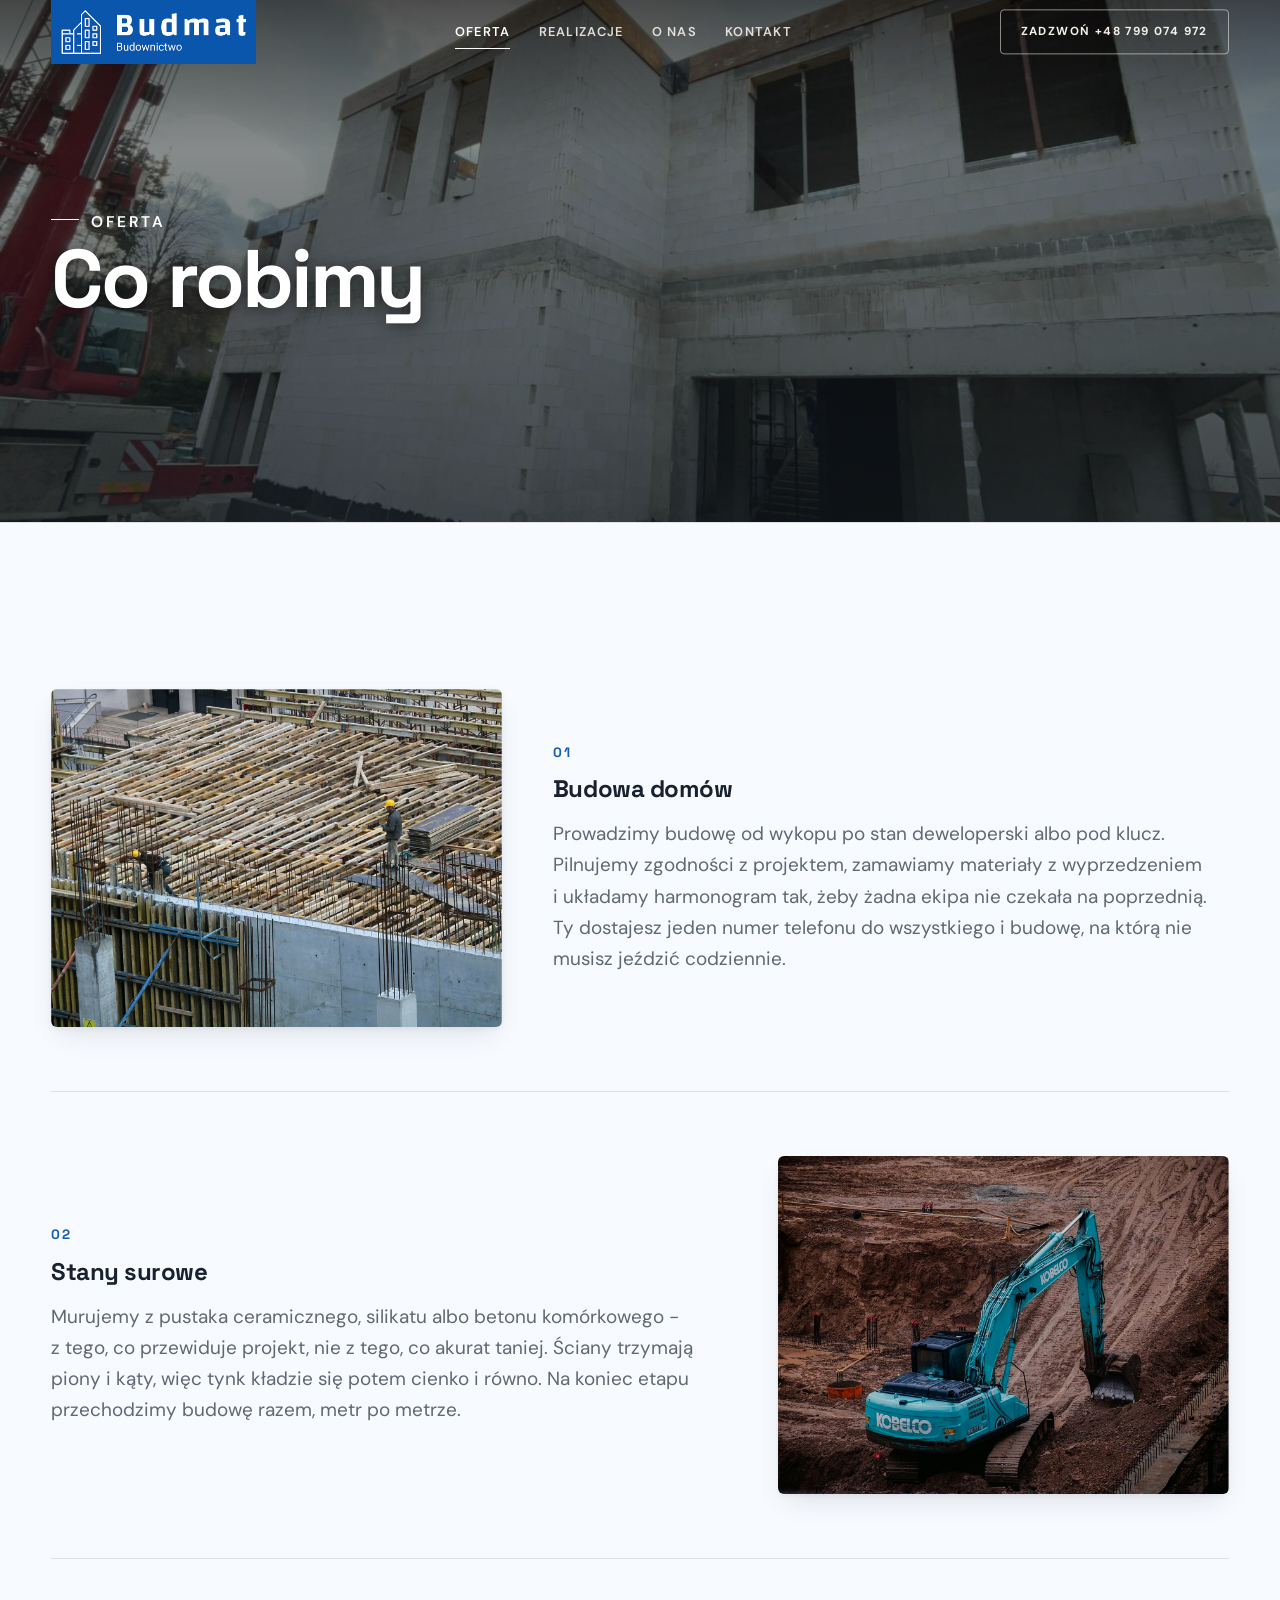
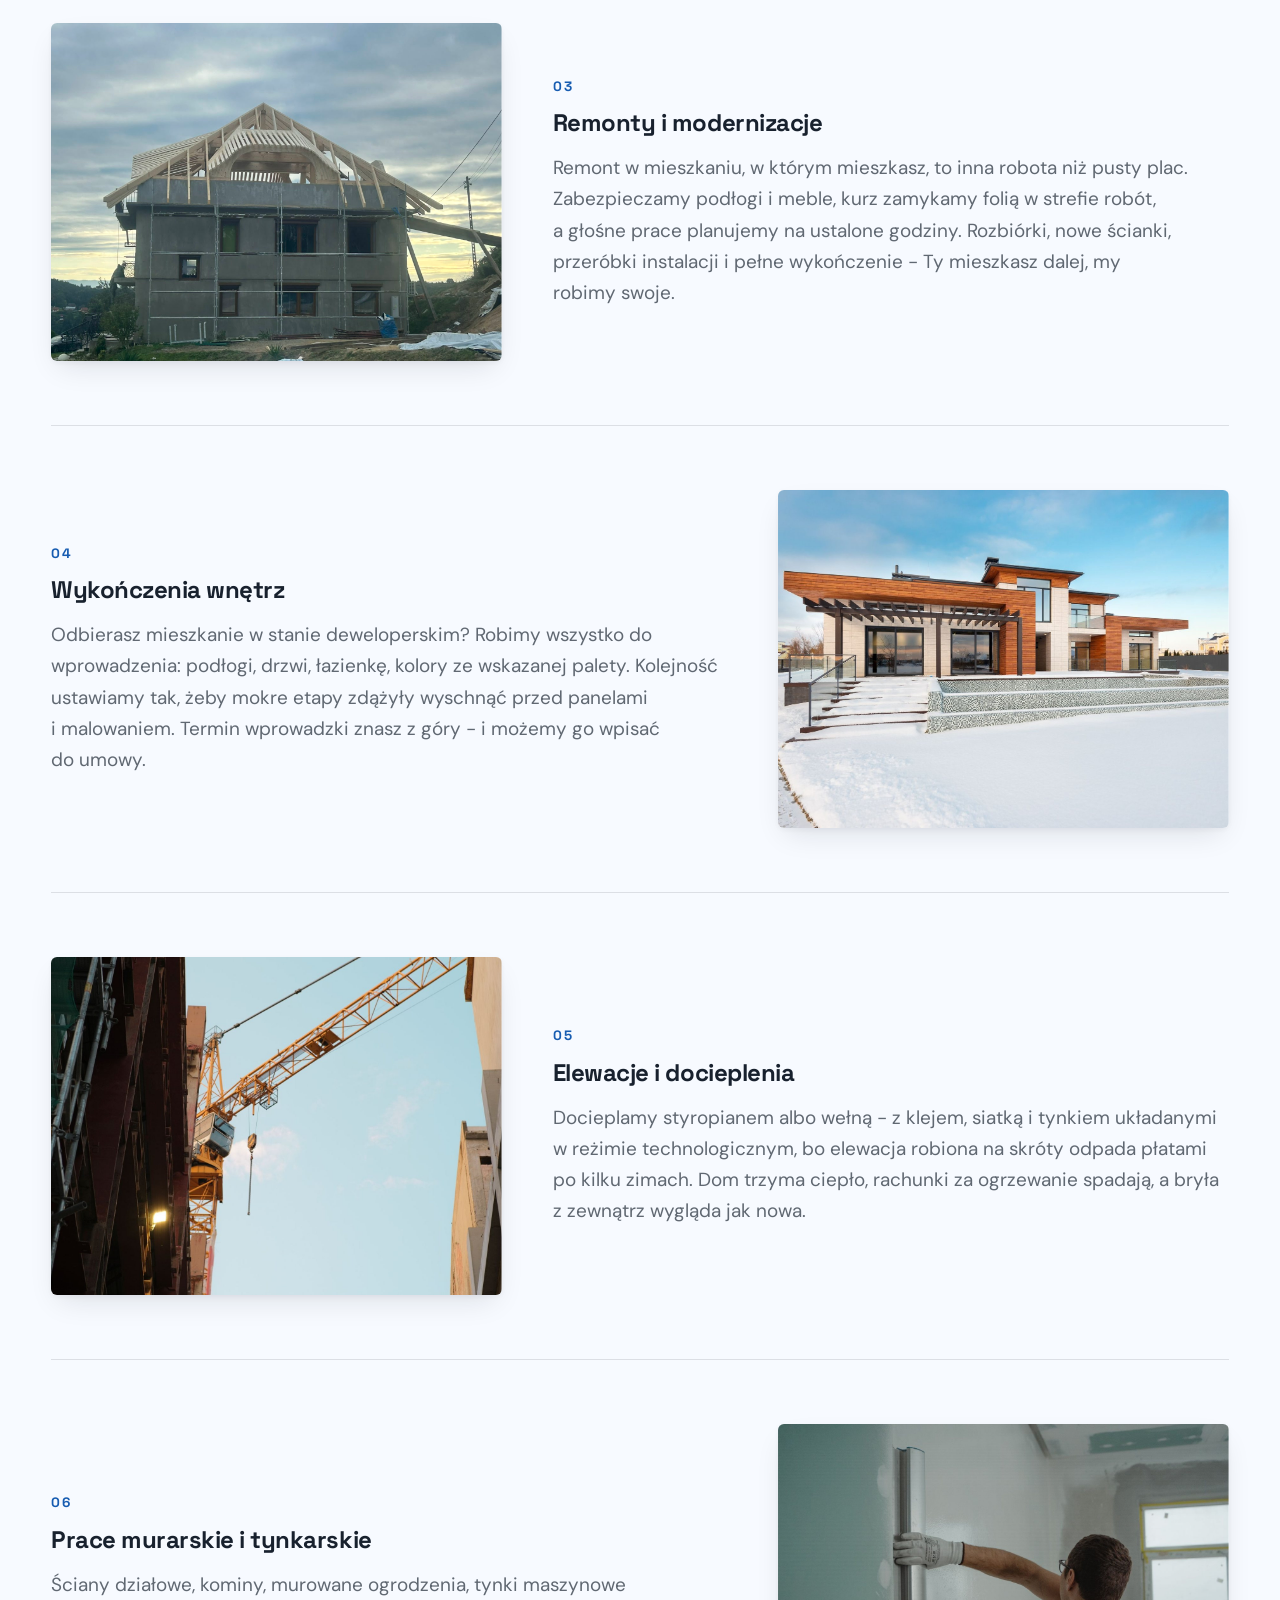
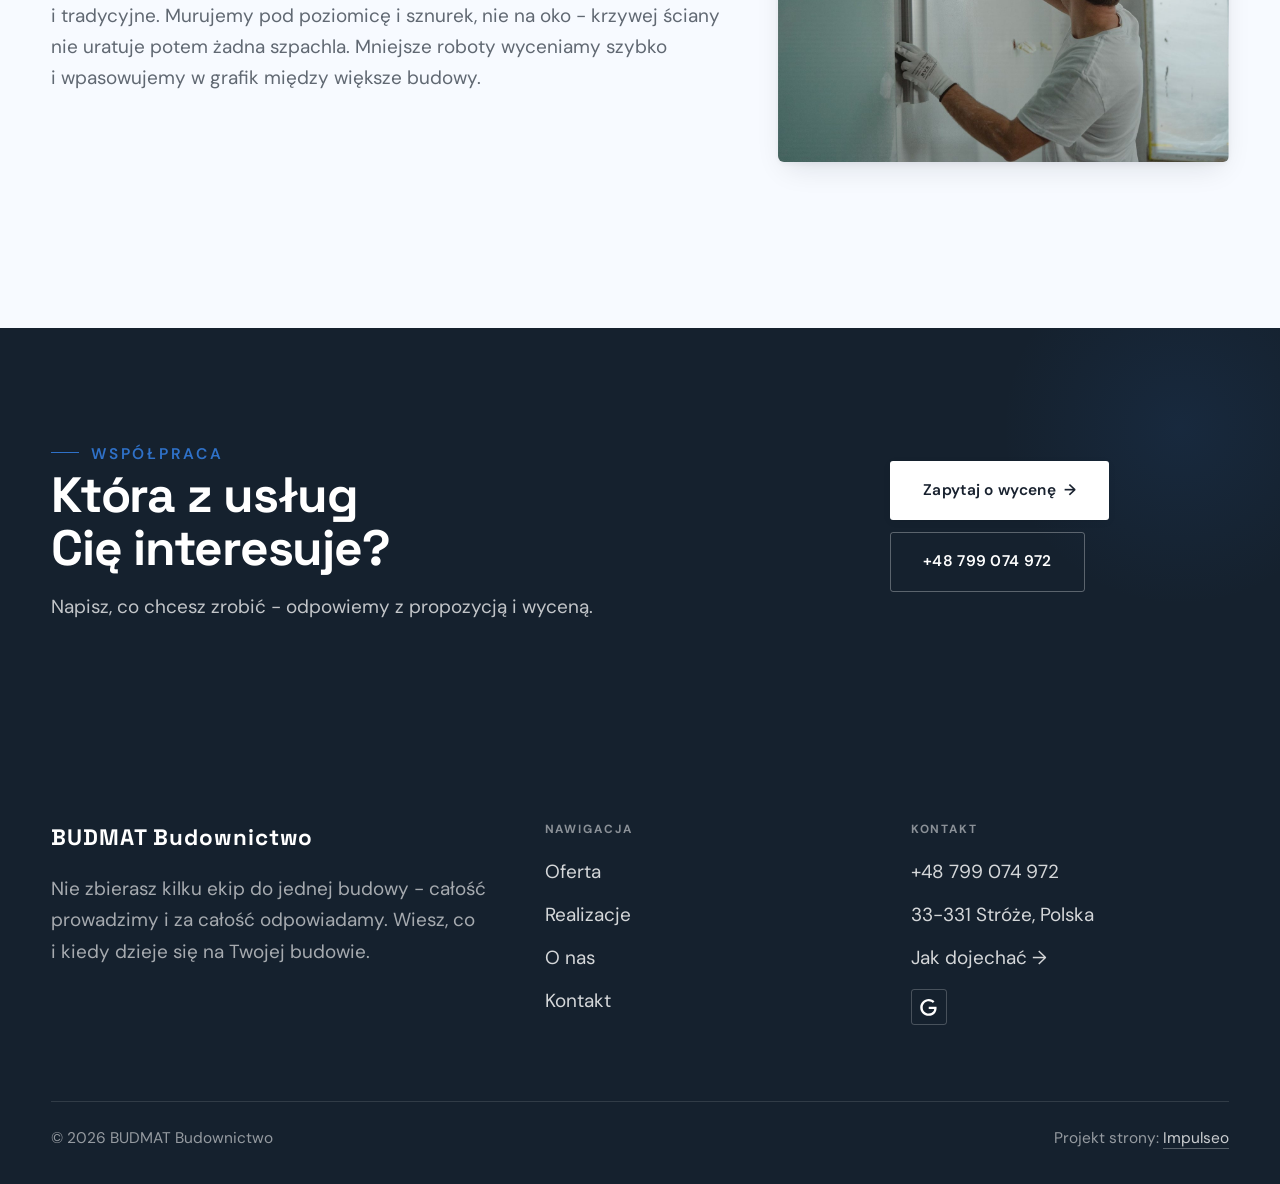
<file: oferta.html>
<!DOCTYPE html>
<html lang="pl">
<head>
<meta charset="UTF-8">
<meta name="viewport" content="width=device-width, initial-scale=1.0">
<title>Oferta - BUDMAT Budownictwo</title>
<meta name="description" content="Firma budowlana w Stróżach: budowa domów, stany surowe, remonty, wykończenia, elewacje. Kosztorys i termin na piśmie przed robotą. Zadzwoń: +48 799 074 972.">
<link rel="canonical" href="https://kris20032.github.io/budmat-budownictwo/oferta.html">
<meta name="robots" content="noindex, nofollow">
<meta property="og:type" content="website">
<meta property="og:locale" content="pl_PL">
<meta property="og:site_name" content="BUDMAT Budownictwo">
<meta property="og:title" content="Oferta - BUDMAT Budownictwo">
<meta property="og:description" content="Firma budowlana w Stróżach: budowa domów, stany surowe, remonty, wykończenia, elewacje. Kosztorys i termin na piśmie przed robotą. Zadzwoń: +48 799 074 972.">
<meta property="og:url" content="https://kris20032.github.io/budmat-budownictwo/oferta.html">
<meta property="og:image" content="https://kris20032.github.io/budmat-budownictwo/img/og.jpg">
<meta property="og:image:width" content="1200">
<meta property="og:image:height" content="630">
<meta name="twitter:card" content="summary_large_image">
<link rel="preconnect" href="https://fonts.googleapis.com">
<link rel="preconnect" href="https://fonts.gstatic.com" crossorigin>
<link href="https://fonts.googleapis.com/css2?family=Space+Grotesk:wght@500;600;700&family=DM+Sans:opsz,wght@9..40,400;9..40,500;9..40,600&display=swap" rel="stylesheet">
<link rel="stylesheet" href="assets/styles.css?v=5d13b191">
</head>
<body>

<header class="nav">
  <div class="wrap nav-inner">
    <a class="brand brand-has-logo" href="index.html"><img class="brand-logo" src="img/logo.png" alt="BUDMAT Budownictwo" width="800" height="250" decoding="async"></a>
    <nav class="nav-links">
      <a href="oferta.html" class="active" aria-current="page">Oferta</a>
      <a href="realizacje.html">Realizacje</a>
      <a href="o-nas.html">O nas</a>
      <a href="kontakt.html">Kontakt</a>
      <a href="tel:+48799074972" class="btn btn-accent">Zadzwoń +48 799 074 972</a>
    </nav>
    <button class="nav-toggle" aria-label="Menu"><span></span><span></span><span></span></button>
  </div>
</header>

<main>
<section class="pagehead">
  <img src="img/g3.jpg" alt="BUDMAT Budownictwo - Co robimy" width="1600" height="2133" decoding="async">
  <div class="wrap">
    <span class="eyebrow">Oferta</span>
    <h1>Co robimy</h1>
  </div>
</section>
<section>
  <div class="wrap">
    <div class="svc-row reveal">
      <div class="svc-row-art"><img src="img/g10.jpg" alt="Budowa domów" loading="lazy" width="1600" height="1066" decoding="async"></div>
      <div>
        <span class="num">01</span>
        <h3>Budowa domów</h3>
        <p class="muted">Prowadzimy budowę od wykopu po stan deweloperski albo pod klucz. Pilnujemy zgodności z projektem, zamawiamy materiały z wyprzedzeniem i układamy harmonogram tak, żeby żadna ekipa nie czekała na poprzednią. Ty dostajesz jeden numer telefonu do wszystkiego i budowę, na którą nie musisz jeździć codziennie.</p>
      </div>
    </div>
    <div class="svc-row rev reveal">
      <div class="svc-row-art"><img src="img/g11.jpg" alt="Stany surowe" loading="lazy" width="1600" height="1066" decoding="async"></div>
      <div>
        <span class="num">02</span>
        <h3>Stany surowe</h3>
        <p class="muted">Murujemy z pustaka ceramicznego, silikatu albo betonu komórkowego - z tego, co przewiduje projekt, nie z tego, co akurat taniej. Ściany trzymają piony i kąty, więc tynk kładzie się potem cienko i równo. Na koniec etapu przechodzimy budowę razem, metr po metrze.</p>
      </div>
    </div>
    <div class="svc-row reveal">
      <div class="svc-row-art"><img src="img/about.jpg" alt="Remonty i modernizacje" loading="lazy" width="1560" height="1160" decoding="async"></div>
      <div>
        <span class="num">03</span>
        <h3>Remonty i modernizacje</h3>
        <p class="muted">Remont w mieszkaniu, w którym mieszkasz, to inna robota niż pusty plac. Zabezpieczamy podłogi i meble, kurz zamykamy folią w strefie robót, a głośne prace planujemy na ustalone godziny. Rozbiórki, nowe ścianki, przeróbki instalacji i pełne wykończenie - Ty mieszkasz dalej, my robimy swoje.</p>
      </div>
    </div>
    <div class="svc-row rev reveal">
      <div class="svc-row-art"><img src="img/g12.jpg" alt="Wykończenia wnętrz" loading="lazy" width="1600" height="1065" decoding="async"></div>
      <div>
        <span class="num">04</span>
        <h3>Wykończenia wnętrz</h3>
        <p class="muted">Odbierasz mieszkanie w stanie deweloperskim? Robimy wszystko do wprowadzenia: podłogi, drzwi, łazienkę, kolory ze wskazanej palety. Kolejność ustawiamy tak, żeby mokre etapy zdążyły wyschnąć przed panelami i malowaniem. Termin wprowadzki znasz z góry - i możemy go wpisać do umowy.</p>
      </div>
    </div>
    <div class="svc-row reveal">
      <div class="svc-row-art"><img src="img/g13.jpg" alt="Elewacje i docieplenia" loading="lazy" width="1600" height="1066" decoding="async"></div>
      <div>
        <span class="num">05</span>
        <h3>Elewacje i docieplenia</h3>
        <p class="muted">Docieplamy styropianem albo wełną - z klejem, siatką i tynkiem układanymi w reżimie technologicznym, bo elewacja robiona na skróty odpada płatami po kilku zimach. Dom trzyma ciepło, rachunki za ogrzewanie spadają, a bryła z zewnątrz wygląda jak nowa.</p>
      </div>
    </div>
    <div class="svc-row rev reveal">
      <div class="svc-row-art"><img src="img/g14.jpg" alt="Prace murarskie i tynkarskie" loading="lazy" width="1600" height="1066" decoding="async"></div>
      <div>
        <span class="num">06</span>
        <h3>Prace murarskie i tynkarskie</h3>
        <p class="muted">Ściany działowe, kominy, murowane ogrodzenia, tynki maszynowe i tradycyjne. Murujemy pod poziomicę i sznurek, nie na oko - krzywej ściany nie uratuje potem żadna szpachla. Mniejsze roboty wyceniamy szybko i wpasowujemy w grafik między większe budowy.</p>
      </div>
    </div>
  </div>
</section>

<section class="cta">
  <div class="wrap">
    <div class="reveal">
      <span class="eyebrow">Współpraca</span>
      <h2>Która z usług Cię interesuje?</h2>
      <p>Napisz, co chcesz zrobić - odpowiemy z propozycją i wyceną.</p>
    </div>
    <div class="cta-actions reveal">
      <a href="kontakt.html" class="btn btn-light">Zapytaj o wycenę <span class="arr">→</span></a>
      <a href="tel:+48799074972" class="btn btn-ghost btn-ghost-cta">+48 799 074 972</a>
    </div>
  </div>
</section>
</main>

<footer>
  <div class="wrap">
    <div class="foot-grid">
      <div class="foot-brand">
        <div class="name">BUDMAT Budownictwo</div>
        <p>Nie zbierasz kilku ekip do jednej budowy - całość prowadzimy i za całość odpowiadamy. Wiesz, co i kiedy dzieje się na Twojej budowie.</p>
      </div>
      <div class="foot-col">
        <h4>Nawigacja</h4>
        <a href="oferta.html">Oferta</a>
        <a href="realizacje.html">Realizacje</a>
        <a href="o-nas.html">O nas</a>
        <a href="kontakt.html">Kontakt</a>
      </div>
      <div class="foot-col">
        <h4>Kontakt</h4>
        <a href="tel:+48799074972">+48 799 074 972</a>
        <p>33-331 Stróże, Polska</p>
        <a href="https://maps.google.com/?cid=15395301493961176023&g_mp=Cidnb29nbGUubWFwcy5wbGFjZXMudjEuUGxhY2VzLlNlYXJjaFRleHQQAhgEIAA" target="_blank" rel="noopener">Jak dojechać →</a>
      <div class="foot-soc">
        <a class="soc" href="https://maps.google.com/?cid=15395301493961176023&g_mp=Cidnb29nbGUubWFwcy5wbGFjZXMudjEuUGxhY2VzLlNlYXJjaFRleHQQAhgEIAA" target="_blank" rel="noopener" aria-label="Google - BUDMAT Budownictwo"><svg viewBox="0 0 24 24" aria-hidden="true" focusable="false"><path d="M12.48 10.92v3.28h7.84c-.24 1.84-.853 3.187-1.787 4.133-1.147 1.147-2.933 2.4-6.053 2.4-4.827 0-8.6-3.893-8.6-8.72s3.773-8.72 8.6-8.72c2.6 0 4.507 1.027 5.907 2.347l2.307-2.307C18.747 1.44 16.133 0 12.48 0 5.867 0 .307 5.387.307 12s5.56 12 12.173 12c3.573 0 6.267-1.173 8.373-3.36 2.16-2.16 2.84-5.213 2.84-7.667 0-.76-.053-1.467-.173-2.053H12.48z" fill="currentColor"/></svg></a>
      </div>
      </div>
    </div>
    <div class="foot-bot">
      <span>© 2026 BUDMAT Budownictwo</span>
      <span>Projekt strony: <a class="foot-credit" href="https://impulseo.pl" target="_blank" rel="noopener">Impulseo</a></span>
    </div>
  </div>
</footer>
<div class="sticky-call"><a class="sc-call" href="tel:+48799074972"><svg class="ico-tel" width="16" height="16" viewBox="0 0 24 24" fill="none" aria-hidden="true"><path d="M6.6 10.8a15.5 15.5 0 0 0 6.6 6.6l2.2-2.2a1 1 0 0 1 1-.24 11.4 11.4 0 0 0 3.6.58 1 1 0 0 1 1 1V20a1 1 0 0 1-1 1A17 17 0 0 1 3 4a1 1 0 0 1 1-1h3.5a1 1 0 0 1 1 1c0 1.25.2 2.46.58 3.6a1 1 0 0 1-.25 1l-2.23 2.2Z" fill="currentColor"/></svg> Zadzwoń</a><a class="sc-quote" href="kontakt.html">Umów oględziny</a></div>
<div class="demo-wazne" data-do="2026-10-12" data-cykl="3" hidden><svg class="dw-ico" width="13" height="13" viewBox="0 0 24 24" fill="none" aria-hidden="true"><circle cx="12" cy="12" r="8.6" stroke="currentColor" stroke-width="1.8"/><path d="M12 7.2V12l3.3 2" stroke="currentColor" stroke-width="1.8" stroke-linecap="round"/></svg><span class="dw-txt"></span></div>

<script src="assets/main.js"></script>
</body>
</html>
</file>
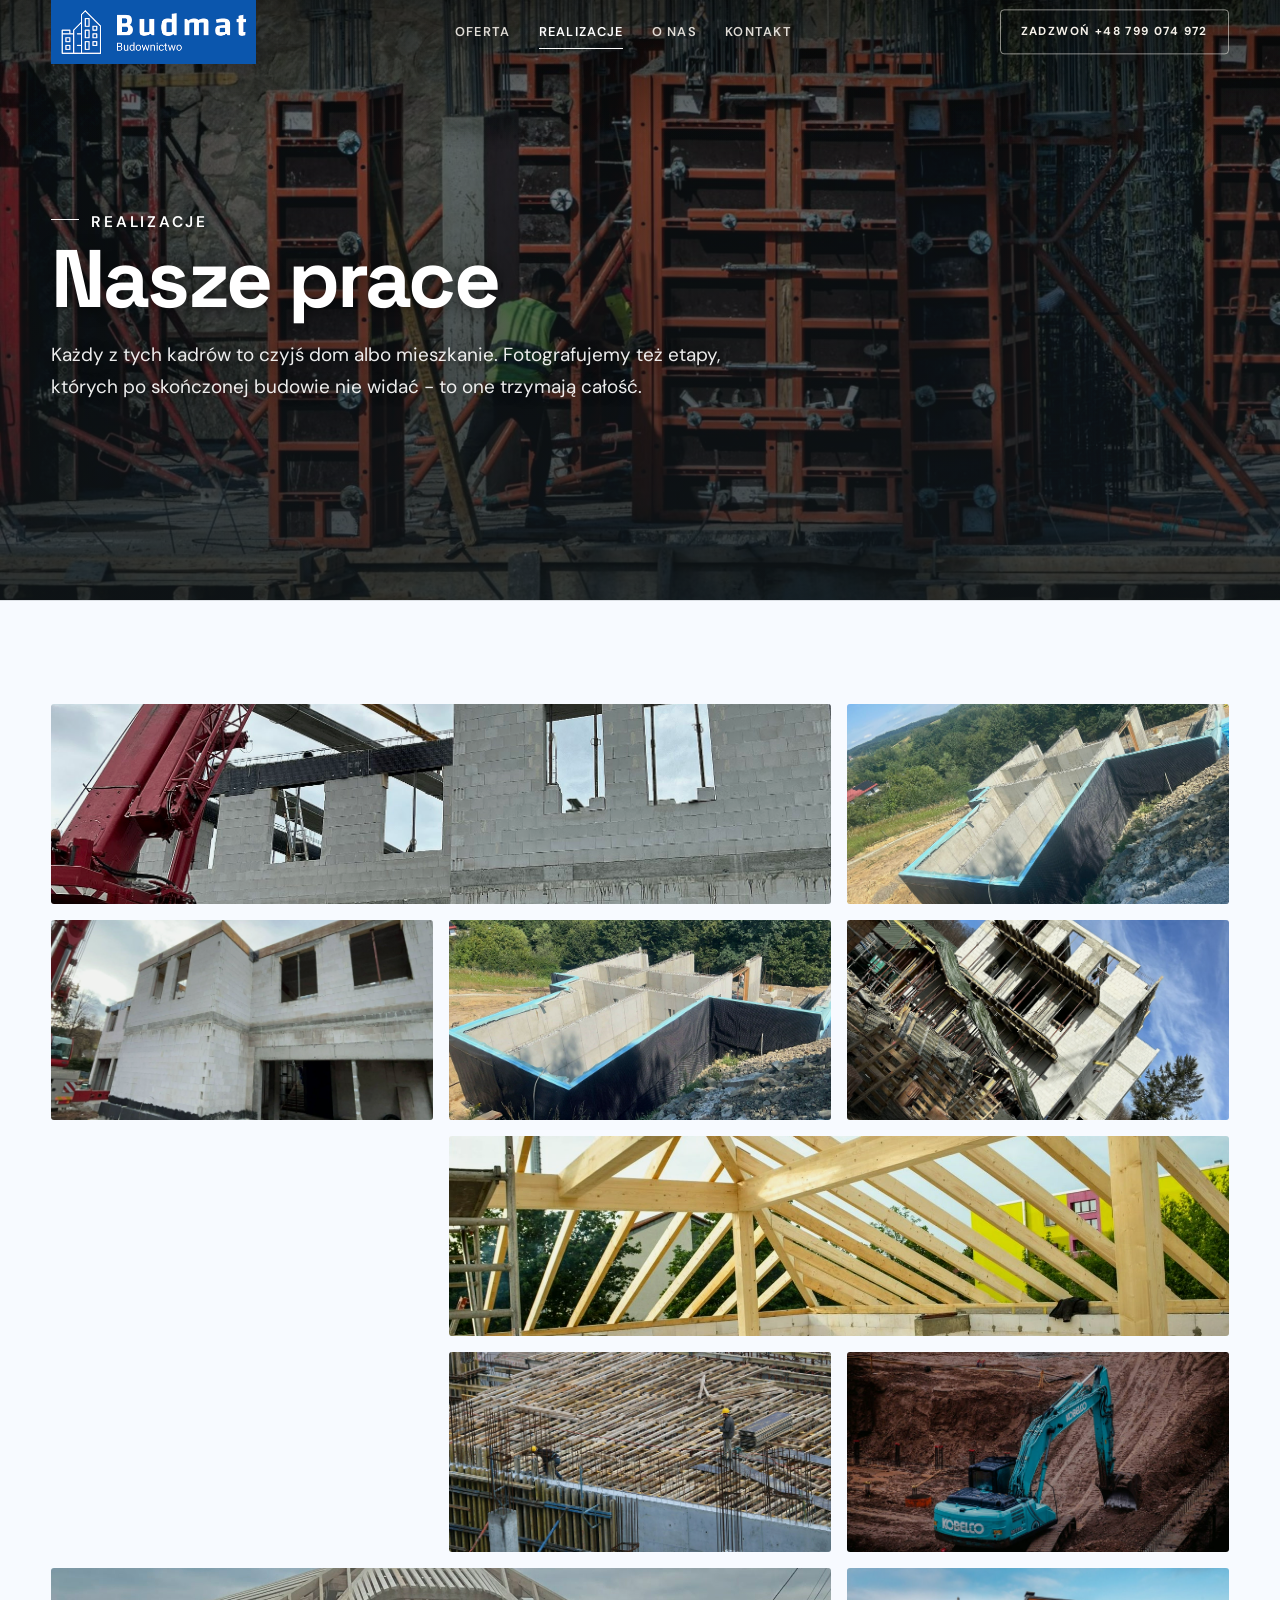
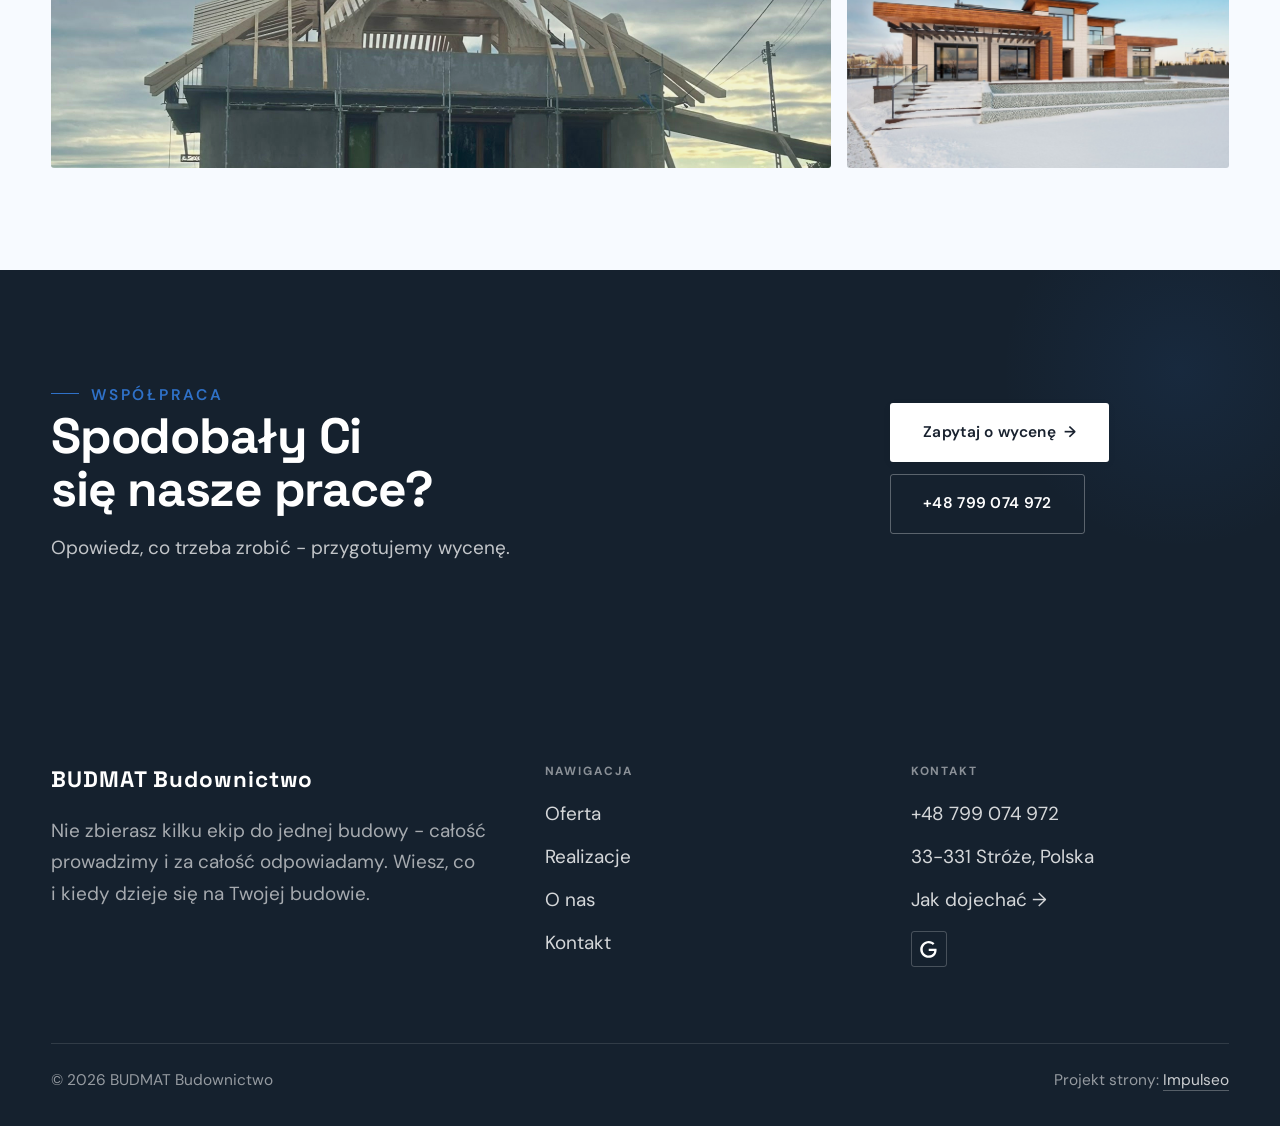
<file: realizacje.html>
<!DOCTYPE html>
<html lang="pl">
<head>
<meta charset="UTF-8">
<meta name="viewport" content="width=device-width, initial-scale=1.0">
<title>Realizacje - BUDMAT Budownictwo</title>
<meta name="description" content="Realizacje BUDMAT Budownictwo: Fundamenty i zbrojenie, Stan surowy, Więźba i dach, Wykończenie wnętrza, Elewacja i docieplenie">
<link rel="canonical" href="https://kris20032.github.io/budmat-budownictwo/realizacje.html">
<meta name="robots" content="noindex, nofollow">
<meta property="og:type" content="website">
<meta property="og:locale" content="pl_PL">
<meta property="og:site_name" content="BUDMAT Budownictwo">
<meta property="og:title" content="Realizacje - BUDMAT Budownictwo">
<meta property="og:description" content="Realizacje BUDMAT Budownictwo: Fundamenty i zbrojenie, Stan surowy, Więźba i dach, Wykończenie wnętrza, Elewacja i docieplenie">
<meta property="og:url" content="https://kris20032.github.io/budmat-budownictwo/realizacje.html">
<meta property="og:image" content="https://kris20032.github.io/budmat-budownictwo/img/og.jpg">
<meta property="og:image:width" content="1200">
<meta property="og:image:height" content="630">
<meta name="twitter:card" content="summary_large_image">
<link rel="preconnect" href="https://fonts.googleapis.com">
<link rel="preconnect" href="https://fonts.gstatic.com" crossorigin>
<link href="https://fonts.googleapis.com/css2?family=Space+Grotesk:wght@500;600;700&family=DM+Sans:opsz,wght@9..40,400;9..40,500;9..40,600&display=swap" rel="stylesheet">
<link rel="stylesheet" href="assets/styles.css?v=5d13b191">
</head>
<body>

<header class="nav">
  <div class="wrap nav-inner">
    <a class="brand brand-has-logo" href="index.html"><img class="brand-logo" src="img/logo.png" alt="BUDMAT Budownictwo" width="800" height="250" decoding="async"></a>
    <nav class="nav-links">
      <a href="oferta.html">Oferta</a>
      <a href="realizacje.html" class="active" aria-current="page">Realizacje</a>
      <a href="o-nas.html">O nas</a>
      <a href="kontakt.html">Kontakt</a>
      <a href="tel:+48799074972" class="btn btn-accent">Zadzwoń +48 799 074 972</a>
    </nav>
    <button class="nav-toggle" aria-label="Menu"><span></span><span></span><span></span></button>
  </div>
</header>

<main>
<section class="pagehead">
  <img src="img/g8.jpg" alt="BUDMAT Budownictwo - Nasze prace" width="1566" height="1036" decoding="async">
  <div class="wrap">
    <span class="eyebrow">Realizacje</span>
    <h1>Nasze prace</h1>
    <p>Każdy z tych kadrów to czyjś dom albo mieszkanie. Fotografujemy też etapy, których po skończonej budowie nie widać - to one trzymają całość.</p>
  </div>
</section>
<section>
  <div class="wrap">
    <div class="gallery">
      <div class="tile t-two3 reveal"><img src="img/g1.jpg" alt="BUDMAT Budownictwo" loading="lazy" width="1600" height="2133" decoding="async"></div>
      <div class="tile t-third reveal"><img src="img/g2.jpg" alt="BUDMAT Budownictwo" loading="lazy" width="1600" height="1200" decoding="async"></div>
      <div class="tile t-third reveal"><img src="img/g3.jpg" alt="BUDMAT Budownictwo" loading="lazy" width="1942" height="1002" decoding="async"></div>
      <div class="tile t-third reveal"><img src="img/g4.jpg" alt="BUDMAT Budownictwo" loading="lazy" width="2048" height="1152" decoding="async"></div>
      <div class="tile t-third reveal"><img src="img/g5.jpg" alt="BUDMAT Budownictwo" loading="lazy" width="1600" height="2133" decoding="async"></div>
      <div class="tile t-third reveal"><img src="img/g6.jpg" alt="BUDMAT Budownictwo" loading="lazy" width="1600" height="1066" decoding="async"></div>
      <div class="tile t-two3 reveal"><img src="img/g7.jpg" alt="BUDMAT Budownictwo" loading="lazy" width="1516" height="960" decoding="async"></div>
      <div class="tile t-third reveal"><img src="img/g9.jpg" alt="BUDMAT Budownictwo" loading="lazy" width="1600" height="1064" decoding="async"></div>
      <div class="tile t-third reveal"><img src="img/g10.jpg" alt="BUDMAT Budownictwo" loading="lazy" width="1600" height="1066" decoding="async"></div>
      <div class="tile t-third reveal"><img src="img/g11.jpg" alt="BUDMAT Budownictwo" loading="lazy" width="1600" height="1066" decoding="async"></div>
      <div class="tile t-two3 reveal"><img src="img/about.jpg" alt="BUDMAT Budownictwo" loading="lazy" width="1560" height="1160" decoding="async"></div>
      <div class="tile t-third reveal"><img src="img/g12.jpg" alt="BUDMAT Budownictwo" loading="lazy" width="1600" height="1065" decoding="async"></div>
    </div>
  </div>
</section>
<section class="cta">
  <div class="wrap">
    <div class="reveal">
      <span class="eyebrow">Współpraca</span>
      <h2>Spodobały Ci się nasze prace?</h2>
      <p>Opowiedz, co trzeba zrobić - przygotujemy wycenę.</p>
    </div>
    <div class="cta-actions reveal">
      <a href="kontakt.html" class="btn btn-light">Zapytaj o wycenę <span class="arr">→</span></a>
      <a href="tel:+48799074972" class="btn btn-ghost btn-ghost-cta">+48 799 074 972</a>
    </div>
  </div>
</section>
</main>

<footer>
  <div class="wrap">
    <div class="foot-grid">
      <div class="foot-brand">
        <div class="name">BUDMAT Budownictwo</div>
        <p>Nie zbierasz kilku ekip do jednej budowy - całość prowadzimy i za całość odpowiadamy. Wiesz, co i kiedy dzieje się na Twojej budowie.</p>
      </div>
      <div class="foot-col">
        <h4>Nawigacja</h4>
        <a href="oferta.html">Oferta</a>
        <a href="realizacje.html">Realizacje</a>
        <a href="o-nas.html">O nas</a>
        <a href="kontakt.html">Kontakt</a>
      </div>
      <div class="foot-col">
        <h4>Kontakt</h4>
        <a href="tel:+48799074972">+48 799 074 972</a>
        <p>33-331 Stróże, Polska</p>
        <a href="https://maps.google.com/?cid=15395301493961176023&g_mp=Cidnb29nbGUubWFwcy5wbGFjZXMudjEuUGxhY2VzLlNlYXJjaFRleHQQAhgEIAA" target="_blank" rel="noopener">Jak dojechać →</a>
      <div class="foot-soc">
        <a class="soc" href="https://maps.google.com/?cid=15395301493961176023&g_mp=Cidnb29nbGUubWFwcy5wbGFjZXMudjEuUGxhY2VzLlNlYXJjaFRleHQQAhgEIAA" target="_blank" rel="noopener" aria-label="Google - BUDMAT Budownictwo"><svg viewBox="0 0 24 24" aria-hidden="true" focusable="false"><path d="M12.48 10.92v3.28h7.84c-.24 1.84-.853 3.187-1.787 4.133-1.147 1.147-2.933 2.4-6.053 2.4-4.827 0-8.6-3.893-8.6-8.72s3.773-8.72 8.6-8.72c2.6 0 4.507 1.027 5.907 2.347l2.307-2.307C18.747 1.44 16.133 0 12.48 0 5.867 0 .307 5.387.307 12s5.56 12 12.173 12c3.573 0 6.267-1.173 8.373-3.36 2.16-2.16 2.84-5.213 2.84-7.667 0-.76-.053-1.467-.173-2.053H12.48z" fill="currentColor"/></svg></a>
      </div>
      </div>
    </div>
    <div class="foot-bot">
      <span>© 2026 BUDMAT Budownictwo</span>
      <span>Projekt strony: <a class="foot-credit" href="https://impulseo.pl" target="_blank" rel="noopener">Impulseo</a></span>
    </div>
  </div>
</footer>
<div class="sticky-call"><a class="sc-call" href="tel:+48799074972"><svg class="ico-tel" width="16" height="16" viewBox="0 0 24 24" fill="none" aria-hidden="true"><path d="M6.6 10.8a15.5 15.5 0 0 0 6.6 6.6l2.2-2.2a1 1 0 0 1 1-.24 11.4 11.4 0 0 0 3.6.58 1 1 0 0 1 1 1V20a1 1 0 0 1-1 1A17 17 0 0 1 3 4a1 1 0 0 1 1-1h3.5a1 1 0 0 1 1 1c0 1.25.2 2.46.58 3.6a1 1 0 0 1-.25 1l-2.23 2.2Z" fill="currentColor"/></svg> Zadzwoń</a><a class="sc-quote" href="kontakt.html">Umów oględziny</a></div>
<div class="demo-wazne" data-do="2026-10-12" data-cykl="3" hidden><svg class="dw-ico" width="13" height="13" viewBox="0 0 24 24" fill="none" aria-hidden="true"><circle cx="12" cy="12" r="8.6" stroke="currentColor" stroke-width="1.8"/><path d="M12 7.2V12l3.3 2" stroke="currentColor" stroke-width="1.8" stroke-linecap="round"/></svg><span class="dw-txt"></span></div>

<script src="assets/main.js"></script>
</body>
</html>
</file>
<file: assets/styles.css>
/* ============================================================
   STOLBASZ — premium, architektoniczny B2B fit-out
   Jasna paleta, zero brązu. System wg premium-web-craft.
   Projekt strony: Impulseo (impulseo.pl)
   ============================================================ */

:root{
  /* PALETA — jasna, architektoniczna, chłodna */
  --paper:#F4F6F8;          /* główne tło */
  --paper-2:#E7EBEF;        /* sekcje alternatywne (chłodny jasny szary) */
  --paper-3:#E7EBEF;        /* delikatne wypełnienia */
  --ink:#15212E;            /* tekst główny — chłodny grafit */
  --ink-soft:#243443;       /* nagłówki drugorzędne */
  --muted:#6B7785;          /* tekst poboczny */
  --line:rgba(21,33,46,.12);/* hairline */
  --accent:#E8A317;         /* stonowany petrol-slate — jedyny akcent */
  --accent-d:#C9870C;
  --accent-soft:rgba(232,163,23,.10);
  --dark:#15212E;           /* sekcje ciemne (stopka/CTA) */

  /* HOVER ZDJĘĆ — JEDEN standard dla całego silnika (decyzja K. 04.08.2026, artefakt z wariantami).
     AKTUALNE (K.+Szymon 09.08.2026, wybór z artefaktu 6 wariantów): zoom 1.05 przy 1.4s -
     przy tak długim czasie mocniejszy kadr NIE skacze, tylko „oddycha". Poprzedni standard
     (1.02 / .55s z 04.08) odbierany jako dynamiczny i szybki.
     Spoczynek lekko przygaszony, ale TYLKO tam, gdzie jest mysz (@media hover:hover) —
     na telefonie zdjęcia zostają w pełnej jasności. */
  --img-zoom:1.05;                   /* K.+Szymon 09.08: wariant F z artefaktu porównawczego */
  --img-rest:brightness(.95) saturate(.99);
  --img-hot:brightness(1.06) saturate(1.05);
  --img-dur:1.4s;                    /* K.+Szymon 09.08 (wariant F): powoli = elegancko */
  --img-ease:cubic-bezier(.16,.84,.44,1);  /* miękki ogon, efekt „oddychania" */

  /* ODSTĘPY — skala 4/8 */
  --space-1:4px; --space-2:8px; --space-3:12px; --space-4:16px; --space-5:24px;
  --space-6:32px; --space-7:48px; --space-8:64px; --space-9:96px; --space-10:128px;

  /* TYPOGRAFIA — fluid clamp() (skala podbita 16.07.2026: większe, czytelniejsze litery — uwaga Adama) */
  --text-sm:clamp(.9rem,.87rem + .12vw,1rem);
  --text-base:clamp(1.08rem,1.04rem + .18vw,1.2rem);
  --text-lg:clamp(1.24rem,1.15rem + .34vw,1.44rem);
  --text-h3:clamp(1.34rem,1.22rem + .55vw,1.66rem);
  --text-h2:clamp(2.1rem,1.66rem + 2.1vw,3.1rem);
  --text-h1:clamp(2.9rem,2.1rem + 4vw,5.1rem);

  /* PROMIENIE — architektoniczne, raczej ostre */
  --r-sm:3px; --r-md:6px; --r-lg:10px;

  /* RUCH */
  --ease:cubic-bezier(.25,.46,.45,.94); --dur:.24s;

  /* CIENIE — miękkie, warstwowe */
  --sh-sm:0 1px 2px rgba(16,24,32,.04), 0 2px 8px rgba(16,24,32,.05);
  --sh-md:0 2px 6px rgba(16,24,32,.05), 0 12px 28px -8px rgba(16,24,32,.12);
  --sh-lg:0 6px 14px rgba(16,24,32,.07), 0 26px 56px -18px rgba(16,24,32,.22);

  --hairline:1px solid var(--line);

  --font-display:'Space Grotesk','Inter',sans-serif;
  --font-body:'DM Sans','Inter',sans-serif;
}

*{box-sizing:border-box;margin:0;padding:0}
html{scroll-behavior:smooth}
body{
  font-family:var(--font-body);
  font-size:var(--text-base);
  line-height:1.65;
  color:var(--ink);
  background:var(--paper);
  -webkit-font-smoothing:antialiased;
  text-rendering:optimizeLegibility;
}
img{max-width:100%;height:auto;display:block}  /* height:auto = width/height z atrybutów trzyma proporcje (TOP#12) */
a{color:inherit;text-decoration:none}

.wrap{width:min(92%,1180px);margin-inline:auto}
section{padding-block:clamp(52px,6.5vw,96px)}

h1,h2,h3{font-family:var(--font-display);font-weight:700;line-height:1.08;letter-spacing:-.02em;color:var(--ink)}
h1{font-size:var(--text-h1);letter-spacing:-.035em}
h2{font-size:var(--text-h2);letter-spacing:-.025em}
h3{font-size:var(--text-h3)}
/* MIARA — długość wiersza. WCAG 2.2 SC 1.4.8: max 80 znaków; Butterick: 45–90.
   68ch daje realnie 72–78 znaków polskiego tekstu, czyli z zapasem pod granicą.
   Wcześniej limit miał TYLKO <p> — <li>, <blockquote> i <dd> nie miały żadnego,
   i to jedyny powód, dla którego 23 bloki na dwóch oddanych stronach jadą po
   83–106 znaków w wierszu (pomiar 07.08.2026, bramka `miara`).
   ⚠️ Listy i definicje ograniczamy TYLKO bez klasy: `ul`/`ol` z klasą to u nas
   układ (siatki kafli, menu), a nie tekst ciągły — tam miarę wyznacza układ. */
/* 60ch, nie 68ch (K. 10.08): po zmianie fontów na węższe kroje (DM Sans i spółka)
   w 68ch mieściło się ~90 znaków - bramka pikselowa słusznie zgłaszała przekroczenie
   granicy 80. Pomiar na żywej przeglądarce: 60ch = 90 znaków, 53ch = ~78 znaków, czyli normę WCAG 1.4.8. */
:root{ --miara:53ch }
p{max-width:min(100%,var(--miara))}
blockquote,
ul:not([class])>li, ol:not([class])>li,
dl:not([class])>dd{max-width:min(100%,var(--miara))}

/* ⚠️ Świadomie BEZ wyjątku `.tile p,.card p,.svc p{max-width:none}`, choć nasuwa się sam:
   te akapity BYŁY już ograniczone (stare `p{max-width:65ch}`), więc „wyjątek" nie odblokowałby
   niczego nowego — tylko ROZLUŹNIŁ stan sprzed zmiany na wszystkich demach naraz.
   `figcaption` żadna z reguł wyżej nie dotyczy, więc też nie potrzebuje zwolnienia. */

/* ŁAMANIE. `balance` wyrównuje długości wierszy w nagłówku, `pretty` pilnuje ostatniego
   wiersza akapitu, żeby nie został w nim jeden wyraz. Obsługiwane od Chrome 117 /
   Safari 17.5; starsze przeglądarki po prostu ignorują tę własność.
   `text-wrap:pretty` nie występowało dotąd ANI RAZ w silniku ani w repo klientów. */
h1,h2,h3,.lead,.lede{text-wrap:balance}
p,li,blockquote,dd{text-wrap:pretty}

.eyebrow{
  font-family:var(--font-body);
  font-size:var(--text-sm);
  font-weight:600;
  letter-spacing:.18em;
  text-transform:uppercase;
  color:var(--accent);
  display:inline-flex;align-items:center;gap:var(--space-3);
}
/* flex:none + margin-top = kreska trzyma się PIERWSZEJ linii. Wcześniej align-items:center
   centrowało ją względem całego bloku i przy zawinięciu (długi kicker typu
   „…WNĘTRZ · LESZNO · OD 2019") druga linia lądowała z brzydkim wcięciem. */
.eyebrow{align-items:flex-start}
.eyebrow>*,.eyebrow{text-wrap:balance}   /* dlugi kicker lamal sie na sierote typu samo „2019" w drugiej linii */
.eyebrow::before{content:"";width:28px;height:1px;background:var(--accent);display:inline-block;flex:none;margin-top:.62em}

.muted{color:var(--muted)}
.lead{font-size:var(--text-lg);line-height:1.55;color:var(--ink-soft);max-width:50ch}

/* ---------- BUTTONS ---------- */
.btn{
  display:inline-flex;align-items:center;gap:var(--space-2);
  font-weight:600;font-size:var(--text-sm);letter-spacing:.02em;
  padding:var(--space-4) var(--space-6);
  border-radius:var(--r-sm);
  transition:transform var(--dur) var(--ease),box-shadow var(--dur) var(--ease),background var(--dur) var(--ease);
  cursor:pointer;border:1px solid transparent;
}
.btn-accent{background:var(--accent);color:#fff;box-shadow:var(--sh-sm)}
.btn-accent:hover{background:var(--accent-d);transform:translateY(-2px);box-shadow:var(--sh-md)}
.btn-accent:active{transform:translateY(0);box-shadow:var(--sh-sm)}
.btn-ghost{background:transparent;color:var(--ink);border-color:var(--line)}
.btn-ghost:hover{border-color:var(--accent);color:var(--accent);transform:translateY(-2px)}
.btn-light{background:#fff;color:var(--ink);box-shadow:var(--sh-sm)}
.btn-light:hover{transform:translateY(-2px);box-shadow:var(--sh-md)}
.btn .arr{transition:transform var(--dur) var(--ease)}
.btn:hover .arr{transform:translateX(4px)}

/* ---------- NAV ---------- */
.nav{
  position:sticky;top:0;z-index:50;
  background:color-mix(in srgb,var(--paper) 88%,transparent);
  backdrop-filter:saturate(140%) blur(10px);
  border-bottom:var(--hairline);
}
.nav-inner{display:flex;align-items:center;justify-content:space-between;gap:var(--space-5);height:72px}
/* ANTY-NACHODZENIE (K. 05.08.2026): długa nazwa firmy + przycisk z pełnym numerem nie mieściły się w pasku
   i flex ściskał linki PONIŻEJ ich treści - "Kontakt" wchodził na ramkę "Zadzwoń +48 ...". Teraz ustępuje
   nazwa marki (skrót wielokropkiem), a menu i przycisk nigdy się nie kurczą ani nie zachodzą na siebie. */
.brand{display:flex;flex-direction:column;line-height:1;min-width:0;flex:0 1 auto}
.brand .name{font-family:var(--font-display);font-weight:800;font-size:1.35rem;letter-spacing:.04em;white-space:nowrap;overflow:hidden;text-overflow:ellipsis}
.brand .sub{font-size:.62rem;letter-spacing:.34em;text-transform:uppercase;color:var(--muted);margin-top:5px;white-space:nowrap;overflow:hidden;text-overflow:ellipsis}
.nav-links{display:flex;align-items:center;gap:var(--space-6);flex:0 0 auto}
.nav-links a{font-size:var(--text-sm);font-weight:500;color:var(--ink-soft);position:relative;padding-block:4px;white-space:nowrap;transition:color var(--dur) var(--ease)}
.nav-links a::after{content:"";position:absolute;left:0;bottom:0;width:0;height:1.5px;background:var(--accent);transition:width var(--dur) var(--ease)}
.nav-links a:hover,.nav-links a.active{color:var(--ink)}
.nav-links a:hover::after,.nav-links a.active::after{width:100%}
.nav-links .btn{padding:var(--space-2) var(--space-5)}
/* przyciski w nav: właściwy kolor (przebij .nav-links a) + bez podkreślenia */
.nav-links a.btn-accent{color:#fff}
.nav-links a.btn-ghost,.nav-links a.btn-light{color:var(--ink)}
/* CTA w pasku: NIE podkreślenie spod linków menu, ale ten sam przelatujący błysk,
   co na wszystkich innych przyciskach (zgłoszenie K. 13.08.2026 - „na hero jest efekt
   światła przechodzącego przez przycisk, na navbarze go nie ma, a mają być identyczne").
   Reguła `.nav-links a::after` jest silniejsza od `.btn::after`, więc trzeba jej
   geometrię wyzerować i wpisać połysk z nazwy - samo `display:none` gasiło efekt. */
.nav-links a.btn::after{
  display:block;content:"";position:absolute;inset:0;z-index:-1;pointer-events:none;
  width:auto;height:auto;border-radius:inherit;   /* kasuje geometrię podkreślenia (width:0;height:1.5px) */
  background:linear-gradient(100deg,transparent 32%,rgba(255,255,255,.20) 50%,transparent 68%);
  translate:-120% 0}
@media (prefers-reduced-motion:no-preference){
  .nav-links a.btn:hover::after{translate:120% 0;transition:translate .75s var(--mt-ease,cubic-bezier(.16,.84,.44,1))}
}
.nav-toggle{display:none;background:none;border:none;cursor:pointer;flex-direction:column;gap:5px;padding:8px}
.nav-toggle span{width:24px;height:2px;background:var(--ink);transition:var(--dur)}
/* Ciasny zakres MIĘDZY menu mobilnym a pełnym pulpitem: zbijamy odstępy i nazwę marki,
   żeby wszystko zmieściło się naturalnie, zanim w ogóle dojdzie do skracania wielokropkiem. */
@media(max-width:1280px) and (min-width:921px){
  .nav-links{gap:var(--space-4)}
  .nav-links .btn{padding:var(--space-2) var(--space-4)}
  .brand .name{font-size:1.15rem}
}

/* ---------- HERO (split) ---------- */
.hero{position:relative;overflow:hidden;border-bottom:var(--hairline)}
.hero-grid{display:grid;grid-template-columns:1.05fr .95fr;gap:clamp(24px,4vw,60px);align-items:center;
  padding-block:clamp(36px,4.5vw,64px)}
.hero-copy .eyebrow{margin-bottom:var(--space-5)}
.hero-copy h1{margin-bottom:var(--space-5)}
.hero-copy .lead{margin-bottom:var(--space-7)}
.hero-actions{display:flex;flex-wrap:wrap;gap:var(--space-4)}
.hero-art{position:relative;aspect-ratio:4/3;border-radius:var(--r-lg);overflow:hidden;box-shadow:var(--sh-lg)}
.hero-art img{width:100%;height:100%;object-fit:cover}
.hero-art::after{content:"";position:absolute;inset:0;background:linear-gradient(180deg,transparent 55%,rgba(18,24,28,.28))}
.hero-badge{position:absolute;left:var(--space-5);bottom:var(--space-5);z-index:2;
  background:rgba(252,252,251,.94);backdrop-filter:blur(4px);
  border-radius:var(--r-md);padding:var(--space-4) var(--space-5);box-shadow:var(--sh-md);max-width:78%}
.hero-badge strong{display:block;font-family:var(--font-display);font-size:1rem;letter-spacing:-.01em}
.hero-badge span{font-size:var(--text-sm);color:var(--muted)}

/* ---------- HERO duży / kinowy (strona główna) ---------- */
.hero-cine{position:relative;min-height:clamp(560px,82vh,840px);min-height:clamp(560px,82svh,840px);display:flex;align-items:center;overflow:hidden;border-bottom:var(--hairline)}
.hero-cine>img{position:absolute;inset:0;width:100%;height:100%;object-fit:cover;z-index:0}
.hero-cine::after{content:"";position:absolute;inset:0;z-index:1;
  background:linear-gradient(95deg,rgba(13,18,23,.86) 0%,rgba(13,18,23,.64) 32%,rgba(13,18,23,.24) 62%,rgba(13,18,23,.04) 100%)}
.hero-cine .wrap{position:relative;z-index:2;padding-block:var(--space-8)}
.hero-cine .hero-copy{max-width:660px}
.hero-cine .eyebrow{color:#fff;margin-bottom:var(--space-5)}
.hero-cine .eyebrow::before{background:#fff}
.hero-cine h1{color:#fff;margin-bottom:var(--space-5);font-size:clamp(2.9rem,2rem + 4.4vw,5.2rem);text-wrap:balance}
.hero-cine .lead{color:rgba(255,255,255,.92);max-width:48ch;margin-bottom:var(--space-7)}
.hero-cine .hero-actions{display:flex;flex-wrap:wrap;gap:var(--space-4)}
/* NISKIE OKNO (laptop z dokiem i paskami przeglądarki ma ~700-780 px wysokości widoku):
   H1 do 5.2rem + długi lead nie mieściły się i przyciski wypadały POD krawędź ekranu -
   klient widział stronę bez ani jednego CTA. Skalujemy w dół, zamiast przycinać treść. */
@media(min-width:821px) and (max-height:820px){
  .hero-cine{min-height:clamp(520px,94svh,780px)}
  .hero-cine .wrap{padding-block:var(--space-6)}
  .hero-cine h1{font-size:clamp(2.2rem,1.5rem + 2.6vw,3.6rem);margin-bottom:var(--space-4)}
  .hero-cine .eyebrow{margin-bottom:var(--space-4)}
  .hero-cine .lead{margin-bottom:var(--space-5);max-width:44ch}
}
@media(max-width:680px){
  .hero-cine{min-height:clamp(520px,76vh,640px);min-height:clamp(520px,76svh,640px);align-items:flex-end}
  .hero-cine::after{background:linear-gradient(0deg,rgba(13,18,23,.9) 6%,rgba(13,18,23,.45) 55%,rgba(13,18,23,.25) 100%)}
  .hero-cine .wrap{padding-bottom:var(--space-9)}
  /* TELEFON (~90% oglądających): lead potrafił zająć 8 linii i zepchnąć CTA poza pierwszy ekran.
     Zwężamy interlinię i skalę - treści nie ucinamy, bo to ona sprzedaje. */
  .hero-cine .lead{font-size:.98rem;line-height:1.5;margin-bottom:var(--space-5)}
  .hero-cine .eyebrow{font-size:.72rem;letter-spacing:.13em;margin-bottom:var(--space-4)}
  .hero-cine .eyebrow::before{width:20px}
  .hero-cine h1{margin-bottom:var(--space-4)}
}

/* full-bleed hero variant (podstrony) */
.pagehead{position:relative;min-height:46vh;min-height:46svh;display:flex;align-items:flex-end;overflow:hidden;border-bottom:var(--hairline)}
.pagehead img{position:absolute;inset:0;width:100%;height:100%;object-fit:cover}
/* 10.08.2026 (decyzja K.): mocniejsze przyciemnienie + cień pod tekstem. Bramka mierzyła na
   nagłówkach podstron 3,38-3,43:1 przy wymaganych 4,5 — jasne zdjęcie (hala, śnieg, niebo)
   podchodziło pod biały tekst. Zdjęcia klientów są różne, więc kontrast musi dawać WARSTWA,
   a nie szczęśliwy dobór kadru. */
.pagehead::after{content:"";position:absolute;inset:0;background:linear-gradient(180deg,rgba(18,24,28,.40),rgba(18,24,28,.76))}
.pagehead .wrap{position:relative;z-index:2;padding-block:var(--space-9);color:#fff}
.pagehead h1{color:#fff;max-width:18ch;text-shadow:0 2px 16px rgba(0,0,0,.55)}
.pagehead .eyebrow{color:#fff}
.pagehead .eyebrow::before{background:#fff}
.pagehead p{color:rgba(255,255,255,.92);margin-top:var(--space-4);max-width:54ch;text-shadow:0 1px 12px rgba(0,0,0,.5)}

/* ---------- STRIP (pasek skrótów / liczby) ---------- */
.strip{background:var(--dark);color:#fff}
/* PASEK HASEŁ — standard 04.08.2026 (decyzja K.): 5 haseł w JEDNYM rzędzie, tekst WYŚRODKOWANY,
   węższe marginesy boczne niż reszta strony (pasek ma iść szerzej), równe wysokości kolumn. */
.strip .wrap{width:min(96%,1440px);display:grid;grid-template-columns:repeat(5,1fr);
  gap:var(--space-5);padding-block:var(--space-7);align-items:stretch}
.strip .item .k{font-family:var(--font-display);font-size:clamp(1.05rem,.82rem + .85vw,1.55rem);
  font-weight:800;letter-spacing:-.02em;color:#fff;line-height:1.18;text-wrap:balance}
.strip .item .v{font-size:var(--text-sm);color:rgba(255,255,255,.66);margin-top:var(--space-2);line-height:1.4}
.strip .item{border-left:2px solid var(--accent);padding-inline:var(--space-4);
  text-align:center;display:flex;flex-direction:column;justify-content:center}
/* liczba kolumn = liczba haseł, żeby ostatnie nie zostawało samo w drugim rzędzie.
   Klasę n-N nadaje multipage.py; domyślnie (bez klasy) pasek jest 5-kolumnowy. */
.strip.n-2 .wrap{grid-template-columns:repeat(2,1fr)}
.strip.n-3 .wrap{grid-template-columns:repeat(3,1fr)}
.strip.n-4 .wrap{grid-template-columns:repeat(4,1fr);gap:var(--space-6)}
.strip.n-4 .item .k{font-size:clamp(1.3rem,1rem + 1.1vw,2rem)}
.strip.n-6 .wrap{grid-template-columns:repeat(6,1fr);gap:var(--space-4)}
.strip.n-6 .item .k{font-size:clamp(.98rem,.8rem + .7vw,1.35rem)}
/* równe łamanie: zamiast "długa linia + jedno słowo" obie linie zbliżonej długości */
.strip .item .k{text-wrap:balance}

/* ---------- SECTION HEAD ---------- */
.head{max-width:48rem;margin-bottom:var(--space-8)}
.head.center{margin-inline:auto;text-align:center}
.head .eyebrow{margin-bottom:var(--space-4)}
.head h2{margin-bottom:var(--space-4)}
.head p{color:var(--muted);font-size:var(--text-lg);line-height:1.55}
.head.center p{margin-inline:auto}

/* ---------- INTRO SPLIT ---------- */
.split{display:grid;grid-template-columns:.92fr 1.08fr;gap:clamp(28px,5vw,80px);align-items:center}
.split.rev{grid-template-columns:1.08fr .92fr}
.split.rev .split-art{order:-1}
.split-art{position:relative;aspect-ratio:5/4;border-radius:var(--r-lg);overflow:hidden;box-shadow:var(--sh-lg)}
.split-art img{width:100%;height:100%;object-fit:cover}
.split-copy h2{margin-bottom:var(--space-5)}
.split-copy p+p{margin-top:var(--space-4)}
.split-copy .btn{margin-top:var(--space-6)}

/* ---------- SERVICES (zakres) ---------- */
.svc-grid{display:grid;grid-template-columns:repeat(auto-fit,minmax(280px,1fr));gap:var(--space-5)}
.svc{background:#fff;border:var(--hairline);border-radius:var(--r-md);padding:var(--space-7) var(--space-6);
  transition:transform var(--dur) var(--ease),box-shadow var(--dur) var(--ease),border-color var(--dur) var(--ease);
  position:relative;overflow:hidden}
.svc::before{content:"";position:absolute;left:0;top:0;width:3px;height:0;background:var(--accent);transition:height var(--dur) var(--ease)}
.svc:hover{transform:translateY(-4px);box-shadow:var(--sh-md);border-color:transparent}
.svc:hover::before{height:100%}
.svc .ic{font-family:var(--font-display);font-size:.8rem;font-weight:700;letter-spacing:.12em;color:var(--accent);margin-bottom:var(--space-4)}
.svc h3{margin-bottom:var(--space-3);font-size:1.22rem}
.svc p{color:var(--muted);font-size:var(--text-base);line-height:1.6}

/* big detailed service rows */
.svc-row{display:grid;grid-template-columns:.8fr 1.2fr;gap:clamp(20px,4vw,60px);align-items:center;padding-block:var(--space-8)}
.svc-row+.svc-row{border-top:var(--hairline)}
.svc-row.rev{grid-template-columns:1.2fr .8fr}
/* Naprzemienny układ wierszy oferty: co drugi wiersz ma zdjęcie po PRAWEJ.
   Było `order:-1` — martwy kod, bo zdjęcie i tak jest pierwszym dzieckiem w HTML,
   więc wszystkie wiersze wyglądały identycznie (zdjęcie zawsze z lewej), a `rev`
   zmieniało tylko szerokość kolumn. Znalezione 29.07.2026 przy różnicowaniu kierunków
   animacji (pomiar pozycji: art.mid 390/502 przy row.mid 756 — zawsze lewa strona). */
.svc-row.rev .svc-row-art{order:2}
.svc-row-art{aspect-ratio:4/3;border-radius:var(--r-md);overflow:hidden;box-shadow:var(--sh-md)}
.svc-row-art img{width:100%;height:100%;object-fit:cover}
.svc-row h3{font-size:1.5rem;margin-bottom:var(--space-4)}
.svc-row .num{font-family:var(--font-display);font-size:.85rem;font-weight:700;letter-spacing:.14em;color:var(--accent);display:block;margin-bottom:var(--space-3)}
.svc-row ul{list-style:none;margin-top:var(--space-4);display:flex;flex-direction:column;gap:var(--space-2)}
.svc-row li{position:relative;padding-left:var(--space-5);color:var(--muted);font-size:var(--text-base)}
.svc-row li::before{content:"";position:absolute;left:0;top:.62em;width:8px;height:1px;background:var(--accent)}

/* ---------- GALLERY (realizacje) ---------- */
.gallery{display:grid;grid-template-columns:repeat(12,1fr);gap:var(--space-4);grid-auto-rows:200px}
/* GALERIA MASONRY — pionowe zdjęcia (portrety beauty/wellness) bez przycinania: kolumny, height auto */
.gallery-masonry{column-count:3;column-gap:var(--space-4)}
@media(max-width:900px){.gallery-masonry{column-count:2}}
@media(max-width:560px){.gallery-masonry{column-count:1}}
.gallery-masonry .m-tile{break-inside:avoid;margin:0 0 var(--space-4);padding:0;position:relative;overflow:hidden;border-radius:var(--r-md);border:1px solid var(--line)}
.gallery-masonry .m-tile img{width:100%;height:auto;display:block}
.gallery-masonry .m-tile .cap{position:absolute;left:0;right:0;bottom:0;padding:var(--space-4);color:#fff;background:linear-gradient(0deg,rgba(0,0,0,.55),transparent);font-size:var(--text-sm)}
.gallery-masonry .m-tile .cap small{display:block;font-weight:400;opacity:.78;letter-spacing:.04em;text-transform:uppercase;font-size:.66rem;margin-top:3px}
.tile{position:relative;overflow:hidden;border-radius:var(--r-md);box-shadow:var(--sh-sm);
  transition:transform var(--dur) var(--ease),box-shadow var(--dur) var(--ease)}
.tile img{width:100%;height:100%;object-fit:cover;
  transition:transform var(--img-dur) var(--img-ease),filter var(--img-dur) var(--img-ease)}
.tile:hover{box-shadow:var(--sh-md)}
.tile .cap{position:absolute;left:0;right:0;bottom:0;padding:var(--space-5) var(--space-4) var(--space-4);
  /* mocniejszy spad + cien pod tekstem: na JASNYCH zdjeciach klienta (biale fronty, sciany)
     slaby gradient dawal kontrast ~1.5:1 zamiast wymaganych 3.6:1 (bramka wygladu, 10.08.2026) */
  background:linear-gradient(transparent 10%,rgba(18,24,28,.55) 40%,rgba(18,24,28,.88) 68%,rgba(18,24,28,.99));color:#fff;
  text-shadow:0 1px 2px rgba(0,0,0,.85),0 2px 10px rgba(0,0,0,.55);
  font-size:var(--text-sm);font-weight:600;letter-spacing:.01em;
  opacity:0;transform:translateY(8px);transition:var(--dur) var(--ease)}
.tile:hover .cap{opacity:1;transform:translateY(0)}
.tile .cap small{display:block;font-weight:400;opacity:.78;letter-spacing:.04em;text-transform:uppercase;font-size:.66rem;margin-top:3px}
/* bento spans */
.t-wide{grid-column:span 6}
.t-tall{grid-column:span 6;grid-row:span 2}
.t-std{grid-column:span 6}
.t-third{grid-column:span 4}
.t-two3{grid-column:span 8}

/* ---------- TRUST / WIARYGODNOŚĆ ---------- */
.trust{background:var(--paper-2)}
.trust-grid{display:grid;grid-template-columns:repeat(auto-fit,minmax(240px,1fr));gap:var(--space-5);margin-top:var(--space-7)}
.trust-card{background:#fff;border-radius:var(--r-md);padding:var(--space-7) var(--space-6);box-shadow:var(--sh-sm);border-top:3px solid var(--accent)}
.trust-card .big{font-family:var(--font-display);font-size:clamp(1.8rem,1.3rem + 1.6vw,2.6rem);font-weight:800;letter-spacing:-.02em;color:var(--ink);line-height:1}
.trust-card h3{font-size:1.12rem;margin:var(--space-3) 0 var(--space-2)}
.trust-card p{color:var(--muted);font-size:var(--text-base);line-height:1.55}

/* ---------- CTA band ---------- */
.cta{background:var(--dark);color:#fff;position:relative;overflow:hidden}
/* telefon w CTA: na ciemnym tle biały (domyślnie), rodziny z JASNYM tłem CTA
   nadpisują to u siebie - wcześniej kolor siedział w stylu inline i wygrywał z rodziną. */
.cta .btn-ghost-cta{color:#fff;border-color:rgba(255,255,255,.3)}
.cta .wrap{display:grid;grid-template-columns:1.4fr .6fr;gap:var(--space-7);align-items:center;position:relative;z-index:2}
.cta h2{color:#fff;max-width:20ch}
.cta p{color:rgba(255,255,255,.74);margin-top:var(--space-4)}
.cta-actions{display:flex;flex-direction:column;gap:var(--space-3);align-items:flex-start}
.cta::before{content:"";position:absolute;right:-80px;top:-80px;width:360px;height:360px;border-radius:50%;
  background:radial-gradient(circle,var(--accent-soft),transparent 70%)}

/* ---------- CONTACT ---------- */
.contact-grid{display:grid;grid-template-columns:.85fr 1.15fr;gap:clamp(28px,4vw,56px);align-items:start}
.info-list{display:flex;flex-direction:column;gap:var(--space-2)}
.info-row{display:flex;gap:var(--space-4);align-items:flex-start;padding-block:var(--space-4);border-bottom:var(--hairline)}
.info-row .ic{flex:none;width:42px;height:42px;display:grid;place-items:center;border-radius:50%;
  background:var(--accent-soft);color:var(--accent);font-size:1.05rem}
.info-row .lbl{font-size:.72rem;letter-spacing:.14em;text-transform:uppercase;color:var(--muted)}
.info-row .val{font-weight:600;font-size:var(--text-base);margin-top:2px}
.info-row a.val:hover{color:var(--accent)}
.map{border:none;border-radius:var(--r-lg);box-shadow:var(--sh-md);width:100%;height:100%;min-height:380px;filter:grayscale(.2) contrast(1.02)}
.form{background:#fff;border:var(--hairline);border-radius:var(--r-lg);padding:clamp(24px,3vw,40px);box-shadow:var(--sh-sm)}
.form .fld{margin-bottom:var(--space-5)}
.form label{display:block;font-size:var(--text-sm);font-weight:600;margin-bottom:var(--space-2)}
.form input,.form textarea{width:100%;font-family:inherit;font-size:var(--text-base);color:var(--ink);
  padding:var(--space-4);border:var(--hairline);border-radius:var(--r-sm);background:var(--paper);transition:border-color var(--dur)}
.form input:focus,.form textarea:focus{outline:none;border-color:var(--accent);background:#fff}
.form textarea{resize:vertical;min-height:120px}
.form .note{font-size:var(--text-sm);color:var(--muted);margin-top:var(--space-3)}

/* ---------- FOOTER ---------- */
footer{background:var(--dark);color:#fff;padding-block:var(--space-9) var(--space-6)}
.foot-grid{display:grid;grid-template-columns:1.4fr 1fr 1fr;gap:var(--space-7);margin-bottom:var(--space-8)}
.foot-brand .name{font-family:var(--font-display);font-weight:800;font-size:1.4rem;letter-spacing:.04em}
.foot-brand p{color:rgba(255,255,255,.62);margin-top:var(--space-4);font-size:var(--text-base);max-width:38ch}
.foot-col h4{font-size:.74rem;letter-spacing:.16em;text-transform:uppercase;color:rgba(255,255,255,.5);margin-bottom:var(--space-4)}
.foot-col a,.foot-col p{display:block;color:rgba(255,255,255,.82);font-size:var(--text-base);margin-bottom:var(--space-3)}
.foot-col a:hover{color:#fff}
.foot-bot{border-top:1px solid rgba(255,255,255,.12);padding-top:var(--space-5);display:flex;justify-content:space-between;flex-wrap:wrap;gap:var(--space-3);
  font-size:var(--text-sm);color:rgba(255,255,255,.55)}
.foot-bot a:hover{color:#fff}
/* Podpis w stopce = klikalny link do impulseo.pl (31.07.2026). Ma być WIDOCZNIE klikalny,
   ale nie krzyczeć - stąd sam kolor jaśniejszy + delikatne podkreślenie na najeździe. */
.foot-bot a.foot-credit{color:rgba(255,255,255,.78);text-decoration:none;border-bottom:1px solid rgba(255,255,255,.28)}
.foot-bot a.foot-credit:hover{color:#fff;border-bottom-color:#fff}

/* ---------- REVEAL ---------- */
.reveal{opacity:0;transform:translateY(22px);transition:opacity .6s var(--ease),transform .6s var(--ease)}
.reveal.in{opacity:1;transform:none}

/* ---------- RESPONSIVE ---------- */
@media(max-width:920px){
  .hero-grid,.split,.split.rev,.svc-row,.svc-row.rev,.cta .wrap,.contact-grid,.foot-grid{grid-template-columns:1fr}
  .split.rev .split-art,.svc-row.rev .svc-row-art{order:0}
  .hero-art{aspect-ratio:16/10;max-height:420px}
  .strip .wrap,.strip.n-2 .wrap,.strip.n-3 .wrap,.strip.n-4 .wrap,.strip.n-6 .wrap{grid-template-columns:repeat(2,1fr);gap:var(--space-6)}
  .strip .item .k,.strip.n-6 .item .k{font-size:clamp(1.3rem,1.1rem + 1vw,2rem)}
  .gallery{grid-auto-rows:180px}
  .t-wide,.t-tall,.t-std,.t-third,.t-two3{grid-column:span 6}
  .t-tall{grid-row:span 1}
  .cta-actions{flex-direction:row;flex-wrap:wrap}
  .foot-grid{gap:var(--space-6)}
}
@media(max-width:680px){
  .nav-links{position:fixed;inset:72px 0 auto 0;background:var(--paper);flex-direction:column;align-items:stretch;
    gap:0;padding:var(--space-4) 6%;border-bottom:var(--hairline);box-shadow:var(--sh-md);
    transform:translateY(-120%);transition:transform var(--dur) var(--ease)}
  .nav-links.open{transform:translateY(0)}
  .nav-links a{padding-block:var(--space-4);border-bottom:var(--hairline)}
  .nav-links .btn{margin-top:var(--space-3);justify-content:center}
  .nav-toggle{display:flex}
  .strip .wrap,.strip.n-2 .wrap,.strip.n-3 .wrap,.strip.n-4 .wrap,.strip.n-6 .wrap{grid-template-columns:1fr}
  .gallery{grid-template-columns:repeat(6,1fr)}
  .foot-grid{grid-template-columns:1fr}
}
@media(prefers-reduced-motion:reduce){
  /* audyt 09.08 TOP#14: samo skrócenie duration przy animacji INFINITE = stroboskop
     (pętla .01ms miga ekranem); iteration-count:1 gasi pętlę naprawdę. Pseudoelementy
     też - tła hero (gastro/studio) animują ::before/img, blanket na * ich nie łapał. */
  *,*::before,*::after{animation-duration:.01ms!important;animation-iteration-count:1!important;animation-delay:0s!important;transition:none!important}
  .reveal{opacity:1!important;transform:none!important}
  html{scroll-behavior:auto}
}

/* ============================================================
   PREMIUM LAYER — destylat deep-researchu branż (anty-AI, spokój).
   Zmienne STOLBASZ (--accent/--ink/--paper/--line/--dark). Ruch ledwo
   zauważalny, krzywa cubic-bezier(.16,.84,.44,1); prefers-reduced-motion
   pokryte blanketem wyżej. Karty hairline zamiast cieni = #1 sygnał „nie-AI".
   ============================================================ */

/* więcej oddechu między sekcjami (liderzy: 110-130px) */
section{padding-block:clamp(64px,8vw,128px)}

/* 1) Aksamitny reveal — dłuższa, miękka krzywa zamiast „skoku" */
.reveal{transition:opacity .9s cubic-bezier(.16,.84,.44,1),transform .9s cubic-bezier(.16,.84,.44,1);will-change:opacity,transform}
/* stagger TYLKO w galerii (tam pozycja = porządek dzieci) */
.gallery .reveal:nth-child(2){transition-delay:.07s}
.gallery .reveal:nth-child(3){transition-delay:.14s}
.gallery .reveal:nth-child(4){transition-delay:.21s}
.gallery .reveal:nth-child(5){transition-delay:.28s}
.gallery .reveal:nth-child(6){transition-delay:.35s}

/* 2) Hero STATYCZNY na .hero-cine — Ken Burns CAŁKIEM WYŁĄCZONY 26.06 (3. zgłoszenie Szymona).
   GENEZA: animowanie scale na <img> hero z teksturami (cegły/framugi) re-samplinguje obraz
   klatka po klatce → na części ekranów drobne drganie/shimmer = „heroshot się trzęsie".
   translateY usunięto wcześniej, scale-only + will-change/GPU NIE wystarczyły do GWARANCJI gładkości.
   Krzysztof zażądał pewności („make sure, że błąd się nie pojawi") > efekt. Zero animacji = 0% drgania.
   Delikatny zoom zostaje TYLKO w pełnoekranowych hero gastro/studio (hg-bg/hs-bg — tło, inny
   mechanizm, chwalone, nigdy nie zgłaszane). NIE wracać do KB na .hero-cine bez realnego testu
   na sprzęcie klienta — to ryzyko regresji „trzęsienia”. */
/* BEZPIECZNY "wow" na hero = jednorazowy FADE-IN (opacity), nie zoom.
   opacity nie dotyka bitmapy → gładkie na KAŻDYM zdjęciu/ekranie/GPU, zero ryzyka migotania.
   Geometryczny ruch (scale/translate) na .hero-cine jest ZAKAZANY (bramka pilnuje). */
@keyframes heroFade{from{opacity:0}to{opacity:1}}
.hero-cine>img{transform:none;animation:heroFade 1.1s ease-out both}

/* 3) Akcentowy hairline pod nagłówkiem sekcji, który „rysuje się" przy wejściu */
.head h2{position:relative;padding-bottom:18px}
.head h2::after{content:"";position:absolute;left:0;bottom:0;height:1px;width:0;background:var(--accent);transition:width 1s cubic-bezier(.16,.84,.44,1) .15s}
.head.center h2::after{left:50%;transform:translateX(-50%)}
.head.reveal.in h2::after,.head.center.reveal.in h2::after{width:54px}

/* 4) Karty HAIRLINE zamiast cieni/zaokrągleń (najmocniejszy anty-AI detal) */
.svc{background:transparent;border:1px solid var(--line);border-radius:var(--r-sm);box-shadow:none}
.svc:hover{box-shadow:none;border-color:var(--accent);transform:translateY(-3px)}
.trust-card{background:transparent;box-shadow:none;border:1px solid var(--line);border-top:2px solid var(--accent);border-radius:var(--r-sm)}
.tile{box-shadow:none;border-radius:var(--r-sm)}
.tile:hover{box-shadow:none}

/* 5) Sticky-nav kondensuje się po przewinięciu (sygnał dopracowania) */
.nav{transition:box-shadow .4s ease,background .4s ease}
.nav.is-stuck{box-shadow:0 1px 0 var(--line),0 14px 30px -24px rgba(0,0,0,.45)}
.nav-inner{transition:height .35s var(--ease)}
.nav.is-stuck .nav-inner{height:60px}

/* 6) MANIFESTO — pełnoekranowy cytat-bohater (zastępuje generyczne „Dlaczego my") */
.manifesto{background:var(--paper-2);text-align:center}
.manifesto .wrap{max-width:60rem}
.manifesto p{font-family:var(--font-display);font-style:italic;font-size:clamp(1.6rem,1rem + 2.4vw,2.8rem);line-height:1.32;color:var(--ink-soft);margin-inline:auto;max-width:26ch;position:relative;padding-top:var(--space-8)}
.manifesto p::before{content:"";position:absolute;top:0;left:50%;transform:translateX(-50%);width:54px;height:1px;background:var(--accent)}
.manifesto p span{color:var(--accent);font-style:italic}

/* 7) GATEWAYS — 3 duże bramy-zdjęcia (zamiast paska menu usług) */
.gateways{display:grid;grid-template-columns:repeat(3,1fr);gap:var(--space-4)}
.gateway{position:relative;aspect-ratio:3/4;overflow:hidden;border-radius:var(--r-sm);display:block}
.gateway img{width:100%;height:100%;object-fit:cover;
  transition:transform var(--img-dur) var(--img-ease),filter var(--img-dur) var(--img-ease)}
.gateway::after{content:"";position:absolute;inset:0;background:linear-gradient(180deg,transparent 38%,rgba(18,24,28,.74))}
/* ===== HOVER ZDJĘĆ — jedno miejsce dla WSZYSTKICH kafli ze zdjęciem (K. 04.08.2026) ===== */
@media(hover:hover){
  .tile img,.gateway img,.m-tile img{filter:var(--img-rest)}
  .tile:hover img,
  .gateway:hover img,
  .m-tile:hover img{transform:scale(var(--img-zoom));filter:var(--img-hot)}
}
.m-tile img{transition:transform var(--img-dur) var(--img-ease),filter var(--img-dur) var(--img-ease)}
.gateway .g-ttl{position:absolute;left:0;right:0;bottom:0;z-index:2;padding:var(--space-6) var(--space-5);color:#fff;font-family:var(--font-display);font-size:1.45rem;letter-spacing:-.01em;line-height:1.15}
.gateway .g-ttl small{display:block;font-family:var(--font-body);font-size:var(--text-sm);font-weight:400;opacity:.82;letter-spacing:.03em;margin-top:5px}
@media(max-width:760px){.gateways{grid-template-columns:1fr}.gateway{aspect-ratio:16/10}}

/* 8) LOGO klienta w nagłówku (gdy podane --logo) */
/* 52px domyślnie (feedback Bartka 06.07.2026: 40px ginęło, uwaga padła 3x; ~56px sprawdzone na żywym demie anna-borowiec-makeup) */
.brand-logo{height:64px;width:auto;max-width:300px;object-fit:contain;display:block}
.nav.is-stuck .brand-logo{height:52px}
@media(max-width:680px){.brand-logo{height:46px;max-width:210px}}


/* === RWD: nagłówki na wąskich ekranach (dodane 17.07.2026 razem z fixem clamp) ===
   Po przywróceniu działania clamp() dolna granica --text-h1 (2.9rem) rozpychała
   dokument przy długich polskich słowach na telefonach. Tu ją zjeżdżamy. */
@media (max-width:560px){
  :root{
    --text-h1:clamp(1.9rem, 1.15rem + 4.4vw, 2.7rem);
    --text-h2:clamp(1.5rem, 1rem + 3vw, 2.1rem);
  }
  .hero-cine h1{font-size:clamp(1.9rem, 1.15rem + 4.4vw, 2.7rem)}
  h1,h2{overflow-wrap:break-word}
}

/* GODZINY (godziny_grid z briefu) — dzień po lewej, godziny po prawej. Wcześniej BRAK stylu
   powodował sklejenie "Poniedziałek-Piątek8:00-20:00" (dodane 2026-07-21). Neutralne dla dem bez grafiku. */
.godz{display:flex;flex-direction:column;gap:2px;max-width:440px;margin-top:8px}
.godz-row{display:flex;justify-content:space-between;align-items:baseline;gap:24px;padding:10px 0;border-bottom:1px solid var(--line)}
.godz-row:last-child{border-bottom:0}
.godz-row b{font-weight:600;color:var(--ink)}
.godz-row span{color:var(--muted);white-space:nowrap}

/* === FAQ (lekcja 08.08.2026) ===
   Sekcja faq_klinika() trafia NIE tylko do rodziny „klinika" (multipage.py: także układ FACHOWCY),
   a style leżały wyłącznie w families/klinika.css — u hydraulika/dekarza FAQ renderowało się jako
   goła lista <details> z domyślnym trójkącikiem przeglądarki (wpadka: demo Instalatorstwo Gała).
   Dlatego baza. Rodzina może to nadpisać na wierzchu. */
.faq-list{max-width:48rem;margin:var(--space-8) auto 0;display:flex;flex-direction:column;gap:var(--space-3)}
.faq-item{border:1px solid var(--line);border-radius:var(--r-md);background:var(--paper);padding:var(--space-4) var(--space-5)}
.faq-item summary{font-family:var(--font-display);font-weight:600;color:var(--ink);cursor:pointer;list-style:none;display:flex;justify-content:space-between;gap:1rem}
.faq-item summary::-webkit-details-marker{display:none}
.faq-item summary::after{content:"+";color:var(--accent-d);font-weight:700;font-size:1.2rem;line-height:1}
.faq-item[open] summary::after{content:"-"}
.faq-item p{color:var(--ink-soft);font-size:var(--text-base);line-height:1.6;margin:var(--space-3) 0 0}

/* === LICZBA OPINII PRZY SEKCJI OPINII (08.08.2026, wzorzec irismeble.pl, decyzja K.) ===
   Trzy cytaty bez kontekstu czyta się jak „firma ma trzy opinie". Ta linijka mówi wprost,
   ile ich jest naprawdę - dane i tak przychodzą z reconu i szły dotąd wyłącznie do hero.
   Baza, nie rodzina: sekcja opinii renderuje się we WSZYSTKICH układach, a style opinii
   leżą per rodzina - bez tego u części rodzin linijka byłaby gołym tekstem (ta sama pułapka
   co z FAQ wyżej). Rodzina może nadpisać na wierzchu. */
.op-meta{
  text-align:center;margin:calc(var(--space-3) * -1) 0 var(--space-6);
  color:var(--muted);font-size:var(--text-base);letter-spacing:.01em;
}
.op-meta .ico-star{color:var(--accent-d);margin-right:2px}

/* --- licznik ważności DEMA (pomysł K. 09.08) - tylko wersje pokazowe --- */
.demo-wazne{position:fixed;top:calc(var(--nav-h, 64px) + 14px);right:14px;z-index:95;
  display:inline-flex;align-items:center;gap:.45em;
  background:rgba(21,25,28,.82);color:#fff;font-size:.72rem;font-weight:600;letter-spacing:.01em;
  padding:.42em .8em .42em .62em;border-radius:999px;backdrop-filter:saturate(140%) blur(8px);
  border:1px solid rgba(255,255,255,.14);box-shadow:0 10px 24px -14px rgba(0,0,0,.6);
  pointer-events:none;
  /* NIE pokazuje się przy wejściu (K. 09.08) - wjeżdża dopiero po zejściu z hero */
  opacity:0;transform:translateY(-10px);
  transition:opacity .7s var(--ease),transform .7s var(--ease)}
.demo-wazne.is-on{opacity:1;transform:none}
.demo-wazne .dw-ico{flex:none;opacity:.85}
.demo-wazne b{font-weight:700;font-variant-numeric:tabular-nums;color:#FFD9A3}
.demo-wazne .dw-zeg{font-variant-numeric:tabular-nums;font-feature-settings:"tnum";
  opacity:.72;margin-left:.15em;letter-spacing:.01em}
.demo-wazne.is-pilne{background:rgba(150,32,28,.9);border-color:rgba(255,255,255,.2)}
.demo-wazne .dw-pilne{color:#FFE0DE}
@media(max-width:820px){.demo-wazne{top:auto;bottom:70px;right:10px}}

/* --- pasek mini-opinii pod hero (audyt 09.08 TOP#27) - tylko przy realnych recenzjach --- */
.opinie-mini{padding-block:0;border-bottom:var(--hairline)}
.opinie-mini .om-row{display:grid;grid-template-columns:repeat(3,1fr);gap:var(--space-6);padding-block:var(--space-5)}
.opinie-mini .om-item blockquote{font-size:var(--text-sm);color:var(--ink-soft);line-height:1.5;margin:0}
.opinie-mini .om-autor{display:block;margin-top:var(--space-2);font-size:.78rem;font-weight:600;color:var(--muted);letter-spacing:.04em}
@media(max-width:820px){.opinie-mini .om-row{grid-template-columns:1fr;gap:var(--space-4)}
  .opinie-mini .om-item:nth-child(n+3){display:none}}

/* --- AKCENT-TEKST (audyt 09.08 TOP#11/12, decyzja K.) ---------------------------
   Kolor firmowy jest jasny, dopóki nie musi być literą. --accent zostaje żywy
   (kreski, przyciski, pasek haseł); litera akcentowa na JASNYM tle bierze
   --accent-text (dokleja palette_auto; domyślnie accent-d). Tylko color -
   border/background/pseudo zostają żywe. Ciemna sekcja CTA = wyjątek. */
:root{--accent-text:var(--accent-d)}
.eyebrow, .svc .ic, .svc-row .num, .info-row .ic, .info-row a.val:hover,
.manifesto p span, .faq-item summary::after, .op-meta .ico-star, .op-star,
.fu-cta, .obszar-list li:hover, .btn-ghost:hover, .nav.nav-solid .brand .sub,
.proces-os .pc-cur, .os-on .proces-os .proces-line > li.os-done .pno { color:var(--accent-text) }
.cta .eyebrow { color:var(--accent) }

/* --- dostępność (audyt 09.08 TOP#23, podzbiór bezpieczny) --- */
html{scroll-padding-top:84px}                       /* kotwice nie chowają się pod sticky-nav */
:focus-visible{outline:2px solid var(--accent-text);outline-offset:2px}  /* widoczny fokus tylko z klawiatury */
main{display:block}

/* --- kafelek „Zobacz opinie w Google" (K. 09.08) - znak marki zamiast gołego linku --- */
.op-meta{text-align:center;max-width:none;margin-inline:auto}
.op-google{display:inline-flex;align-items:center;gap:.6em;
  padding:.62em 1.15em;border:1px solid var(--line);border-radius:999px;
  background:var(--paper);color:var(--ink);font-size:var(--text-sm);font-weight:600;
  transition:border-color var(--dur) var(--ease),box-shadow var(--dur) var(--ease),transform var(--dur) var(--ease)}
.op-google .op-g-ico{flex:none}                        /* oficjalny 4-kolorowy znak Google */
.op-google .arr{transition:transform var(--dur) var(--ease)}
.op-google:hover{border-color:var(--accent);box-shadow:var(--sh-sm);transform:translateY(-1px)}
.op-google:hover .arr{transform:translateX(3px)}

/* ============================================================
   HOVER KART I KAFLI - JEDEN STANDARD DLA WSZYSTKICH RODZIN (K. 10.08:
   „każde demo ma wyglądać tak premium"). Wcześniej premium-hover miała tylko
   rodzina fachowców (.fu-row), reszta rodzin renderowała karty bez reakcji.
   Zasada ta sama: reakcja NATYCHMIAST (0s), gaśnięcie łagodne; ledwie widoczne
   tło, kreska akcentu z lewej, strzałka rusza. Zero cieni-poduszek.
   ⛔ Świadomie POMIJAMY kafle ze zdjęciem (.tile/.gateway/.m-tile) - tam działa
   już zoom 1.05/1.4s i dokładanie ramek by go zabiło.
   ============================================================ */
.card, .svc, .gateway-txt, .menu-cat, .prod-card, .pak-card, .faq-item, .obj-tile{
  position:relative;transition:background .22s ease-out,border-color .22s ease-out}
.card::before, .menu-cat::before, .prod-card::before, .pak-card::before{
  content:"";position:absolute;left:0;top:0;bottom:0;width:3px;background:var(--accent);
  transform:scaleY(0);transform-origin:top;transition:transform .09s ease-out;border-radius:2px}
@media(hover:hover){
  .card:hover, .svc:hover, .menu-cat:hover, .prod-card:hover, .pak-card:hover{
    background:color-mix(in srgb,var(--accent) 9%,transparent);
    border-color:color-mix(in srgb,var(--accent) 45%,var(--line));
    transition-duration:0s}
  .card:hover::before, .menu-cat:hover::before,
  .prod-card:hover::before, .pak-card:hover::before{transform:scaleY(1)}
  .card:hover .arr, .svc:hover .arr, .menu-cat:hover .arr{transform:translateX(.3rem)}
}
.card .arr, .svc .arr, .menu-cat .arr{display:inline-block;transition:transform .1s ease-out}

/* ============================================================
   PLAKIETKA OPINII GOOGLE (K. 13.08.2026, wzór od Marcelego)
   Jedna forma we WSZYSTKICH układach hero (hg/hk/hs/ha/hd/tb/kt) zamiast
   gołego tekstu „★ Ocena 4,4 w Google · 7 opinii". Cudza ocena to najmocniejszy
   dowód zaufania na stronie - ma wyglądać jak odznaka, nie jak podpis.
   Tło i obwódka liczone z KOLORU TEKSTU, więc ta sama plakietka działa na
   ciemnym zdjęciu (biały napis → jasna mgiełka) i na jasnej sekcji (ciemny
   napis → delikatny szary). Zero osobnych wariantów do utrzymania.
   ============================================================ */
.g-badge{
  display:inline-flex;align-items:center;gap:.62em;
  padding:.52em 1em;border-radius:999px;
  background:color-mix(in srgb,currentColor 8%,transparent);
  border:1px solid color-mix(in srgb,currentColor 20%,transparent);
  -webkit-backdrop-filter:blur(6px);backdrop-filter:blur(6px);
  font-size:.98rem;line-height:1;font-weight:500;letter-spacing:.01em;
  white-space:nowrap;vertical-align:middle;max-width:100%}
.g-badge .gb-ico,.g-badge .gb-stars{flex:none}
.g-badge .gb-ocena{font-weight:700;font-size:1.08em;letter-spacing:.01em}
.g-badge .gb-txt{opacity:.92}
@media(max-width:560px){
  .g-badge{gap:.45em;padding:.45em .8em;font-size:.86rem}
  .g-badge .gb-stars{width:62px;height:12.4px}
  .g-badge .gb-ico{width:16px;height:16px}
}

/* === rodzina: fachowcy === */
/* ============================================================
   RODZINA: FACHOWCY (hydraulik/elektryk/remont/brukarstwo/ogrodzenia)
   Doklejane NA WIERZCH base.css. Dziedziczy paletę/fonty skórki (trade/elektryk).
   Filozofia: telefon-bohater + zaufanie + „bezpłatna wycena". Spokój, nie krzyk.
   (count-up i podwójny iframe mapy świadomie pominięte - krytyka blueprintu.)
   ============================================================ */

/* --- PROCES - oś „jak pracujemy" (podpis rodziny, czego nie ma w meblach) --- */
.proces{background:var(--paper-2)}
.proces-line{list-style:none;display:grid;grid-template-columns:repeat(4,1fr);gap:var(--space-5);position:relative;margin:0;padding:0}
.proces-line li{position:relative;padding-top:var(--space-7)}
.proces-line li::before{content:"";position:absolute;top:14px;left:0;right:0;height:1px;background:var(--line)}
.proces-line li:last-child::before{right:50%}
.proces-line li:first-child::before{left:50%}
.proces-line li::after{content:"";position:absolute;top:9px;left:calc(50% - 6px);width:11px;height:11px;border-radius:50%;background:var(--accent);box-shadow:0 0 0 4px var(--paper-2)}
.proces-line .pno{font-family:var(--font-display);font-weight:800;font-size:1.5rem;color:var(--accent);letter-spacing:-.02em;display:block;margin-bottom:var(--space-3);text-align:center}
.proces-line h3{font-size:1.1rem;margin-bottom:var(--space-2);text-align:center}
.proces-line p{color:var(--muted);font-size:var(--text-sm);line-height:1.5;text-align:center;max-width:26ch;margin-inline:auto}
@media(max-width:820px){
  .proces-line{grid-template-columns:1fr;gap:0}
  .proces-line li{padding:var(--space-5) 0 var(--space-5) var(--space-7)}
  .proces-line li::before{left:5px;right:auto;top:0;bottom:0;width:1px;height:auto}
  .proces-line li:first-child::before,.proces-line li:last-child::before{left:5px;right:auto}
  .proces-line li::after{top:var(--space-6);left:0}
  .proces-line .pno,.proces-line h3,.proces-line p{text-align:left;margin-inline:0}
}

/* --- OBSZAR DZIAŁANIA - lokalność (chipy z REALNEGO miasta, bez drugiego iframe) --- */
.obszar .head{text-align:center;margin-inline:auto}
.obszar .head .eyebrow{justify-content:center}
.obszar-list{list-style:none;display:flex;flex-wrap:wrap;justify-content:center;gap:var(--space-3);margin:0;padding:0;max-width:60rem;margin-inline:auto}
.obszar-list li{border:1px solid var(--line);border-radius:999px;padding:var(--space-2) var(--space-5);
  font-size:var(--text-sm);font-weight:600;color:var(--ink-soft);transition:border-color .24s var(--ease),color .24s var(--ease)}
.obszar-list li:hover{border-color:var(--accent);color:var(--accent)}
.obszar-list li.is-home{background:var(--accent);border-color:var(--accent);color:#fff}

/* --- STICKY-CALL - dolny pasek mobile (najważniejszy konwerter tej rodziny) --- */
.sticky-call{display:none}
@media(max-width:820px){
  .sticky-call{display:grid;grid-template-columns:1fr 1fr;gap:1px;position:fixed;left:0;right:0;bottom:0;z-index:90;
    background:var(--line);box-shadow:0 -6px 20px -10px rgba(0,0,0,.4);padding-bottom:env(safe-area-inset-bottom,0px);transition:transform .25s ease,opacity .25s ease}
  .sticky-call.schowany{transform:translateY(110%);opacity:0;pointer-events:none}
  .sticky-call a{padding:15px 8px;text-align:center;font-weight:700;font-size:.95rem;letter-spacing:.01em}
  .sc-call{background:var(--accent);color:#fff}
  .sc-quote{background:var(--paper);color:var(--ink)}
  body{padding-bottom:calc(64px + env(safe-area-inset-bottom,0px))}
}

/* --- Blok „Awaria? Dzwoń” (opcjonalny, hydraulik/elektryk) --- */
.awaria{background:var(--dark);color:#fff}
.awaria .wrap{display:flex;flex-wrap:wrap;align-items:center;justify-content:space-between;gap:var(--space-5);padding-block:var(--space-7)}
.awaria h3{color:#fff;font-size:clamp(1.3rem,1rem + 1.2vw,1.8rem)}
.awaria p{color:rgba(255,255,255,.72);margin-top:var(--space-2)}
.awaria .btn-accent{white-space:nowrap}

/* === CERTYFIKATY / CZYM PRACUJEMY (gated: renderuje sie tylko gdy brief poda certy/marki/gwarancja) - mocny lever dla dekarzy === */
.auto-marki .marki-list{display:flex;flex-wrap:wrap;justify-content:center;gap:clamp(.8rem,2.5vw,1.6rem);list-style:none;margin:var(--space-7) 0 0;padding:0}
.auto-marki .marki-list li{font-family:var(--font-display);text-transform:uppercase;letter-spacing:.12em;font-weight:600;
  font-size:clamp(.82rem,1.5vw,1rem);color:var(--ink-soft);padding:.5rem 1rem;border:1px solid var(--line);border-radius:var(--r-sm)}
.marki-gwar{text-align:center;color:var(--muted);font-size:var(--text-sm);margin-top:var(--space-6)}

/* ============================================================
   FAZA 3 - OSOBNY UKŁAD FACHOWCY (research wf_e4ed63db + krytyka z policzonym WCAG). Doklejane na wierzch.
   Tożsamość: ZAUFANIE + DUŻY TELEFON + DOWÓD. Dwublok hero (zdjęcie | lity panel), bezpośrednio, solidnie.
   ============================================================ */

/* --- P0 KONTRAST: bursztyn jako TEKST na jasnym = 2.0 FAIL (policzone). Naprawy (bursztyn->ciemny tekst / ink). --- */
.btn-accent{color:#14171c}                                  /* bursztyn + ciemny tekst = 8.28 PASS */
.sticky-call .sc-call{color:#14171c}                        /* sticky bursztyn + ciemny tekst */
.obszar-list li.is-home{background:var(--ink);border-color:var(--ink);color:#fff}  /* było bursztyn+biel 2.17 -> ink+biel 16.29 */
.proces-line .pno{color:var(--ink-soft)}                    /* numery procesu: było bursztyn 2.0 -> ink-soft (czytelne); kropka osi zostaje bursztyn (grafika) */

/* --- Ikona telefonu (uzywana w hero hf-phone-num; nav styluje silnik NAV NOBU) --- */
.ico-tel{vertical-align:-2px;margin-right:.3em}

/* === HERO FACHOWCY — WARIANT A „PEŁNY EKRAN" (wybór K. 27.07.2026; zastąpił dwublok 46%/54%).
   Powód zmiany: stary dwublok nie dobijał do końca ekranu (zostawał pusty pas nad promise-bar),
   zdjęcie było ucięte w wąski pasek, a dowód (ocena/gwarancja) siedział dopiero niżej w trust-bar.
   Teraz: zdjęcie na pełny ekran + gradient od lewej (tekst czytelny NIE przez wycięty panel,
   tylko przez policzony overlay), gigant-telefon, dowód w pierwszym ekranie.
   Zdjęcie zostaje PIERWSZYM dzieckiem sekcji (blur-guard + mobilny fallback). STATYCZNE, bez Ken Burns.
   Poprzednia wersja: fachowcy.css.bak-20260727-201952-przed-heroA === */
.hero-fach{position:relative;isolation:isolate;display:flex;align-items:center;
  min-height:clamp(560px,92vh,900px);min-height:clamp(560px,92svh,900px)}
.hf-photo{position:absolute;inset:0;width:100%;height:100%;object-fit:cover;display:block;
  background:var(--dark);z-index:-2}                          /* EAGER, bez animacji (zero janku) */
/* Gradient trzyma ciemno DO ~62% szerokości, bo dotąd sięga najdłuższa linia tekstu (.hf-inner 46rem).
   Wcześniejsza wersja jaśniała już od 34% i końcówki linii lądowały na jasnym tle. */
/* 08.08.2026 (lekcja 2026-08-08-010, K.: „czemu hero jest takie ciemne?"): zasłona rozjaśniona.
   Poprzednio 0.95→0.26 przykrywało CAŁY kadr i zdjęcie było ledwo widoczne — a lekcja 2026-08-06-004
   mówi wprost: „nigdy pełne przyciemnienie zdjęcia, zabija kadr". Teraz ciemno tylko POD TEKSTEM
   (lewa część, gdzie stoi .hf-inner), prawa strona prawie odsłonięta. Czytelność napisów dokłada
   text-shadow niżej — cień zamiast koca na całym zdjęciu. */
.hero-fach::after{content:"";position:absolute;inset:0;z-index:-1;
  background:linear-gradient(102deg,rgba(14,17,21,.86) 0%,rgba(14,17,21,.78) 30%,rgba(14,17,21,.52) 55%,rgba(14,17,21,.2) 78%,rgba(14,17,21,.06) 100%)}
/* Cień pod napisami hero — pozwala trzymać zasłonę lekką, a tekst nadal czytelny na jaśniejszym kadrze. */
.hf-kicker,.hf-title,.hf-lead,.hf-phone,.hf-trust{text-shadow:0 1px 2px rgba(0,0,0,.55),0 2px 12px rgba(0,0,0,.35)}
.hf-panel{width:min(92%,1180px);margin-inline:auto;color:#fff;   /* ta sama miara co .wrap w base.css */
  padding:clamp(6.5rem,13vh,9rem) 0 clamp(2.6rem,6vh,3.6rem)}
.hf-inner{max-width:46rem}
/* Akcent SKÓRKI rozjaśniony do czytelności na ciemnym tle. NIE hardkodować bursztynu:
   każda skórka ma swój akcent (elektryk=niebieski, dach=czerwony...), a stały kolor rozjeżdżał
   się z przyciskami. Pierwsza deklaracja = fallback dla przeglądarek bez color-mix.
   Dwa poziomy, bo WCAG stawia różne progi: --accent-lit dla MAŁEGO tekstu (kicker, próg 4.5:1;
   62% daje 7.5 na tle hero), --accent-strong dla DUŻEGO (akcent w H1, próg 3:1; 74% daje 6.1
   i jest wyraźnie widoczny - przy 62% ginął i wyglądał po prostu na biały). Policzone, nie na oko. */
.hero-fach{--accent-lit:rgba(255,255,255,.92);--accent-strong:rgba(255,255,255,.96)}
@supports (color:color-mix(in srgb,red,#fff)){
  .hero-fach{--accent-lit:color-mix(in srgb,var(--accent) 62%,#fff);
             --accent-strong:color-mix(in srgb,var(--accent) 74%,#fff)}
}
.hf-kicker{font-family:var(--font-display);font-weight:700;text-transform:uppercase;letter-spacing:.2em;
  font-size:clamp(.74rem,1.4vw,.88rem);color:var(--accent-lit);display:flex;align-items:center;gap:.8rem}
.hf-kicker::before{content:"";width:34px;height:2px;background:var(--accent-lit);flex:none}
.hf-title{color:#fff;font-family:var(--font-display);font-weight:800;line-height:1.02;letter-spacing:-.022em;
  font-size:clamp(2.3rem,1.6rem + 3.2vw,4.3rem);margin:var(--space-4) 0 var(--space-4);text-wrap:balance}
.hf-title em{font-style:normal;color:var(--accent-strong)}        /* druga część H1 = akcent skórki, rozjaśniony */
.hf-lead{color:rgba(255,255,255,.86);font-size:clamp(1rem,.96rem + .3vw,1.18rem);line-height:1.6;max-width:38rem}
.hf-phone{display:inline-flex;flex-direction:column;gap:.2rem;margin:var(--space-6) 0 var(--space-5);width:fit-content}
.hf-phone-lab{font-size:.74rem;text-transform:uppercase;letter-spacing:.18em;color:rgba(255,255,255,.62);font-weight:600}
.hf-phone-num{font-family:var(--font-display);font-weight:800;color:#fff;font-variant-numeric:tabular-nums;white-space:nowrap;
  font-size:clamp(2rem,1.5rem + 2.4vw,3.05rem);line-height:1;display:inline-flex;align-items:center}
.hf-phone-num .ico-tel{width:.7em;height:.7em;color:var(--accent);margin-right:.35em}   /* ikona bursztyn, cyfry białe */
.hf-phone:hover .hf-phone-num{color:var(--accent-lit)}
.hf-actions{display:flex;flex-wrap:wrap;gap:var(--space-3)}
.hf-ghost{color:#fff;border-color:rgba(255,255,255,.5)}
.hf-trust{margin-top:var(--space-6);padding-top:var(--space-4);border-top:1px solid rgba(255,255,255,.18);
  color:rgba(255,255,255,.9);font-weight:600;font-size:var(--text-sm);letter-spacing:.01em;max-width:38rem}
@media(max-width:820px){
  .hero-fach{min-height:clamp(520px,88svh,760px)}
  /* 08.08.2026: na telefonie było .72→.95, czyli zdjęcia praktycznie nie było widać. Teraz góra kadru
     zostaje odsłonięta, ciemnieje dopiero pod tekstem (tekst na telefonie stoi na dole). */
  .hero-fach::after{background:linear-gradient(178deg,rgba(14,17,21,.28) 0%,rgba(14,17,21,.6) 55%,rgba(14,17,21,.86) 100%)}
  .hf-panel{padding-top:clamp(5.5rem,16vh,7rem)}
  .hf-lead{font-size:1rem}
}
@media(prefers-reduced-motion:reduce){.hero-fach *{animation:none!important}}

/* === PROMISE BAR: zawsze-obecna sygnatura usługowa (anty recon-collapse) === */
.fach-promise{background:var(--paper-2);border-bottom:var(--hairline);padding-block:0}
.fach-promise .wrap{padding-block:var(--space-4)}
.fp-row{list-style:none;margin:0;padding:0;display:flex;flex-wrap:wrap;justify-content:center;align-items:center;gap:clamp(.6rem,2.4vw,2rem)}
.fp-row li{font-family:var(--font-display);font-weight:700;text-transform:uppercase;letter-spacing:.08em;
  font-size:clamp(.72rem,1.3vw,.85rem);color:var(--ink-soft);display:flex;align-items:center}
.fp-row li:not(:last-child)::after{content:"";width:6px;height:6px;border-radius:50%;background:var(--accent);margin-left:clamp(.6rem,2.4vw,2rem)}

/* === TRUST BAR (gated): jasne pasmo, cyfry INK (NIE bursztyn=2.0 FAIL), bursztyn jako kreska pod liczbą === */
.trust-bar{background:var(--paper);border-bottom:var(--hairline)}
.trust-bar .wrap{display:flex;flex-wrap:wrap;align-items:center;justify-content:center;gap:clamp(1rem,3vw,2.6rem);padding-block:var(--space-7)}
.tb-stats{display:flex;flex-wrap:wrap;gap:clamp(1rem,3vw,2.6rem)}
.tb-stat{display:flex;flex-direction:column;align-items:center;text-align:center;padding-bottom:var(--space-2);border-bottom:3px solid var(--accent)}
.tb-num{font-family:var(--font-display);font-weight:800;font-size:clamp(2rem,3vw,2.8rem);line-height:1;color:var(--ink);font-variant-numeric:tabular-nums}
.tb-lab{font-size:.74rem;text-transform:uppercase;letter-spacing:.08em;color:var(--muted);margin-top:.3rem}
.tb-google{font-weight:700;color:var(--ink);font-size:var(--text-base);background:var(--paper-2);border:var(--hairline);border-radius:999px;padding:.5rem 1.1rem;font-variant-numeric:tabular-nums}
.tb-seal{font-family:var(--font-display);font-weight:700;text-transform:uppercase;letter-spacing:.06em;font-size:.85rem;
  color:var(--ink);border:1px solid var(--accent);border-radius:var(--r-sm);padding:.5rem 1rem}

/* === LISTA USŁUG (zamiast bram-nastrojowych): konkret "co + zakres + wycena" === */
.fach-uslugi .fu-list{list-style:none;margin:var(--space-8) 0 0;padding:0;display:flex;flex-direction:column}
.fu-row{display:grid;grid-template-columns:minmax(11rem,1fr) 2fr auto;gap:clamp(1rem,3vw,2.5rem);align-items:center;
  padding-block:var(--space-5);border-top:1px solid var(--line)}
.fu-row:last-child{border-bottom:1px solid var(--line)}
.fu-name{font-family:var(--font-display);font-weight:700;font-size:1.15rem;color:var(--ink)}
.fu-desc{color:var(--muted);font-size:var(--text-sm);line-height:1.55}
.fu-cta{font-weight:700;font-size:var(--text-sm);color:var(--accent-text);white-space:nowrap}
.fu-cta .arr{display:inline-block;transition:transform .1s ease-out}

/* HOVER WIERSZA USŁUGI (K. 09.08: „żeby więcej się działo, ale nie do przesady").
   Cały wiersz jest linkiem, więc reaguje CAŁY: ledwo widoczne rozjaśnienie tła, nazwa
   przesuwa się o włos w stronę czytania, kreska akcentu wjeżdża z lewej, strzałka rusza.
   Zero cieni i ramek - premium to spokojny ruch, nie podświetlony kafel. */
/* reakcja NATYCHMIASTOWA (K. 09.08: „mniejsze opóźnienie") - kursor jest na wierszu,
   więc podświetlenie ma nadążać za palcem; powolne tempo zostaje dla ZDJĘĆ, nie dla UI */
/* Podświetlenie zapala się NATYCHMIAST (0s) i gaśnie łagodnie (.22s) - klasyczny chwyt
   z dobrych interfejsów: reakcja ma wyprzedzać oko, a znikanie nie może mrugać.
   Szybciej już się nie da - to jest zero. */
.fu-row{position:relative;transition:background .22s ease-out}
.fu-row::before{content:"";position:absolute;left:0;top:-1px;bottom:0;width:3px;
  background:var(--accent);transform:scaleY(0);transform-origin:top;
  transition:transform .09s ease-out}
.fu-row .fu-name{transition:transform .1s ease-out,color .1s ease-out}
@media(hover:hover){
  .fu-row:hover{background:color-mix(in srgb,var(--accent) 11%,transparent);transition-duration:0s}
  .fu-row:hover::before{transform:scaleY(1)}
  .fu-row:hover .fu-name{transform:translateX(.42rem)}
  .fu-row:hover .fu-cta{color:var(--accent-text)}
  .fu-row:hover .fu-cta .arr{transform:translateX(.3rem)}
}
.fu-row:focus-within{background:color-mix(in srgb,var(--accent) 11%,transparent)}
.fu-row:focus-within::before{transform:scaleY(1)}
@media(max-width:760px){.fu-row{grid-template-columns:1fr;gap:var(--space-2)}.fu-cta{justify-self:start}}

/* === OPINIE (gated): realne cytaty z reconu === */
.opinie-grid{display:grid;grid-template-columns:repeat(auto-fit,minmax(16rem,1fr));gap:var(--space-6);margin-top:var(--space-8)}
.op-card{margin:0;background:var(--paper);border:1px solid var(--line);border-radius:var(--r-md);padding:var(--space-6);display:flex;flex-direction:column;gap:var(--space-3)}
.op-star{color:var(--accent-d);letter-spacing:.1em;font-size:.95rem}
.op-card blockquote{margin:0;color:var(--ink-soft);font-size:var(--text-base);line-height:1.6}
.op-autor{font-family:var(--font-display);font-weight:700;color:var(--ink);font-size:.95rem}

/* === SUWAK PRZED/PO (kopia z auto.css - CSS nie dziedziczy się między rodzinami; krytyka 5b) === */
.auto-ba .ba-slider{position:relative;--ba-pos:50%;max-width:62rem;margin:var(--space-8) auto 0;aspect-ratio:16/9;
  overflow:hidden;border-radius:var(--r-sm);border:1px solid var(--line);touch-action:none;user-select:none;cursor:ew-resize}
.ba-slider img{position:absolute;inset:0;width:100%;height:100%;object-fit:cover;display:block}
.ba-before-wrap{position:absolute;inset:0;clip-path:inset(0 calc(100% - var(--ba-pos)) 0 0)}
.ba-lab{position:absolute;top:var(--space-4);z-index:3;font-family:var(--font-display);text-transform:uppercase;
  letter-spacing:.1em;font-size:.7rem;color:#fff;background:rgba(10,12,15,.6);padding:.3rem .6rem;border-radius:2px}
.ba-lab-l{left:var(--space-4)}
.ba-lab-r{right:var(--space-4)}
.ba-handle{position:absolute;top:0;bottom:0;left:var(--ba-pos);width:2px;background:var(--accent);transform:translateX(-1px);z-index:4;pointer-events:none}
.ba-handle span{position:absolute;top:50%;left:50%;transform:translate(-50%,-50%);width:38px;height:38px;border-radius:50%;
  background:var(--accent);box-shadow:0 2px 12px rgba(0,0,0,.4);display:flex;align-items:center;justify-content:center}
.ba-handle span::before,.ba-handle span::after{content:"";position:absolute;width:0;height:0;border-block:5px solid transparent}
.ba-handle span::before{left:9px;border-right:6px solid #14171c}
.ba-handle span::after{right:9px;border-left:6px solid #14171c}
.ba-podpis{text-align:center;color:var(--muted);font-size:var(--text-sm);margin-top:var(--space-5)}

/* ============================================================
   SEKCJA OBJAWÓW "Co się dzieje?" (audyt 09.08 TOP#31, klepnięta przez K.).
   Kafle-objawy pod paskiem obietnic; GATED na pack["objawy"].
   ZERO wypełnień kolorem - akcent tylko jako kreska i strzałka.
   Dół 0: odstęp do pasa zdjęć robi padding kolejnej sekcji.
   ============================================================ */
.objawy{padding-block:clamp(48px,6vw,80px) 0}
.objawy .obj-grid{display:grid;grid-template-columns:repeat(3,1fr);gap:var(--space-4)}
.obj-tile{display:flex;flex-direction:column;gap:var(--space-4);
  min-height:6.6rem;padding:var(--space-5);
  background:#fff;border:1px solid var(--line);border-radius:var(--r-md);
  color:var(--ink);text-decoration:none;
  transition:border-color var(--dur) var(--ease),box-shadow var(--dur) var(--ease),transform var(--dur) var(--ease)}
.obj-tile::before{content:"";width:22px;height:1px;background:var(--accent);flex:none;
  transition:width var(--dur) var(--ease)}
.ot-row{margin-top:auto;display:flex;align-items:flex-end;justify-content:space-between;gap:var(--space-4)}
.ot-name{font-family:var(--font-display);font-weight:700;font-size:1.08rem;line-height:1.25;
  letter-spacing:-.01em;text-wrap:balance}
.ot-arr{flex:none;color:var(--accent-text);font-size:1.05rem;line-height:1.25;
  transition:transform var(--dur) var(--ease)}
.obj-tile:hover{border-color:var(--accent);box-shadow:var(--sh-sm);transform:translateY(-2px)}
.obj-tile:hover::before{width:100%}   /* K. 09.08: kreska ma przejechać cały kafel, nie drgnąć */
.obj-tile:hover .ot-arr{transform:translateX(4px)}
.obj-tile:focus-visible{outline:2px solid var(--accent);outline-offset:3px}
@media(max-width:900px){
  .objawy .obj-grid{grid-template-columns:repeat(2,1fr)}
  .obj-tile{min-height:6.4rem}
}

/* === NAV NOBU (silnik): fachowcy === */
.nav{position:fixed;left:0;right:0;backdrop-filter:none;border-bottom:1px solid transparent;z-index:100;transition:transform .35s var(--ease),background .35s ease,box-shadow .35s ease}
.nav.nav-hidden{transform:translateY(-100%)}
.nav.is-stuck{background:transparent;box-shadow:none;border-bottom-color:transparent}
.nav.is-stuck .nav-inner{height:64px}
.nav .brand{flex-direction:row;align-items:baseline;gap:.6rem;line-height:1}
.nav .brand .name{font-family:var(--font-display);font-weight:600;font-size:1.5rem;text-transform:uppercase;letter-spacing:.14em}
.nav .brand .sub{margin-top:0;padding-left:.65rem;border-left:1px solid currentColor;font-size:.66rem;font-weight:600;letter-spacing:.22em;text-transform:uppercase}
.nav .nav-links a{font-size:.8rem;font-weight:600;text-transform:uppercase;letter-spacing:.1em;padding-block:6px}
.nav .nav-links a::after{height:1px}
.nav .nav-links a.btn-accent{font-size:.73rem;font-weight:700;text-transform:uppercase;letter-spacing:.12em;padding:.5rem 1.1rem;border-radius:4px;box-shadow:none}
.nav .nav-links a.btn-accent{background:var(--accent);border:1px solid var(--accent);color:#14171c}
.nav .nav-links a.btn-accent:hover{background:var(--accent);border-color:var(--accent);color:#14171c;filter:brightness(1.07)}
.nav{background:transparent}
.nav::after{content:"";position:absolute;left:0;right:0;top:0;height:150px;z-index:-1;pointer-events:none;transition:opacity .35s ease;background:linear-gradient(180deg,rgba(8,6,4,.55) 0%,rgba(8,6,4,0) 100%)}
.nav.nav-solid::after{opacity:0}
.nav .brand .name{color:#f5f1ea}
.nav .brand .sub{color:rgba(245,241,234,.82)}
.nav .nav-links a:not(.btn-accent){color:rgba(245,241,234,.9)}
.nav .nav-links a:not(.btn-accent):hover,.nav .nav-links a.active:not(.btn-accent){color:#fff}
.nav .nav-links a:not(.btn-accent)::after{background:#fff}
.nav .nav-toggle span{background:#f5f1ea}
.nav.nav-solid{background:color-mix(in srgb,var(--paper) 94%,transparent);backdrop-filter:saturate(140%) blur(10px);border-bottom:var(--hairline)}
.nav.nav-solid .brand .name{color:var(--ink)}
.nav.nav-solid .brand .sub{color:var(--accent-d)}
.nav.nav-solid .nav-links a:not(.btn-accent){color:var(--ink-soft)}
.nav.nav-solid .nav-links a:not(.btn-accent):hover,.nav.nav-solid .nav-links a.active:not(.btn-accent){color:var(--ink)}
.nav.nav-solid .nav-links a:not(.btn-accent)::after{background:var(--accent-d)}
.nav.nav-solid .nav-toggle span{background:var(--ink)}
.nav.nav-solid.nav-hidden{background:transparent;box-shadow:none;border-bottom-color:transparent}
@media(min-width:681px){
.nav .nav-inner{position:relative;height:64px}
.nav .nav-links{flex:1;justify-content:center;gap:clamp(1rem,2.2vw,1.9rem);padding-right:15.5rem}
.nav .nav-links a.btn-accent{position:absolute;right:0;top:50%;transform:translateY(-50%);--klocek-stoi:translateY(-50%);margin:0}
.nav:not(.nav-solid) .nav-links a.btn-accent{background:transparent;border-color:rgba(245,241,234,.55);color:#f5f1ea}
.nav:not(.nav-solid) .nav-links a.btn-accent:hover{background:var(--accent);border-color:var(--accent);color:#14171c;transform:translateY(-50%)}
}
@media(max-width:680px){
.nav .nav-links:not(.open){transform:translateY(-160%);visibility:hidden}
.nav .nav-links.open{visibility:visible}
.nav .brand .name{font-size:1.12rem;letter-spacing:.1em;line-height:1.15}
.nav .brand .sub{display:none}
.nav .brand{min-width:0;overflow:hidden;padding-right:.6rem}
.nav .nav-links{background:var(--paper)}
.nav .nav-links a:not(.btn-accent){color:var(--ink-soft)}
.nav .nav-links a:not(.btn-accent):hover,.nav .nav-links a.active:not(.btn-accent){color:var(--ink)}
}
@media(max-width:430px){
.nav .brand .name{font-size:.95rem;letter-spacing:.06em}
}

/* === WARSTWA PREMIUM (silnik, 08.08.2026) === */
/* ============================================================
   OŚ PROCESU „PREMIUM" + OKNO NA NIERUCHOME TŁO + ODZNAKI + POWRÓT NA GÓRĘ
   (08.08.2026 — wdrożenie decyzji K. z warsztatu ruchu II)

   ⚠️ TEN PLIK JEST DOKLEJANY **PO** PLIKU RODZINY.
   Powód: strukturę `.proces-line` stylują cztery rodziny (fachowcy, dom, klinika,
   studio) jako poziomy rząd kart. Nowy układ musi je nadpisać, a base.css ładuje
   się PRZED rodziną, więc tam by przegrał. Kolejność w multipage.py:
       base.css → rodzina → TEN PLIK → motion.css → hero-fit.css

   ZASADA BEZPIECZEŃSTWA (jak w całej warstwie ruchu):
   stany „ukryte" nadaje WYŁĄCZNIE JavaScript przez klasę na <html>. Bez skryptu
   albo przy jego błędzie strona wygląda jak przed tą zmianą — nigdy pusty ekran.
   ============================================================ */

/* ---------------- 1) OŚ PROCESU ---------------- */
.proces-os .proc-grid{
  display:grid;grid-template-columns:34% 1fr;gap:var(--space-8);align-items:start;
}
.proces-os .proc-side{position:sticky;top:calc(72px + var(--space-6))}
.proces-os .proc-side .head{text-align:left;margin:0}
.proces-os .proc-side .head h2{margin-bottom:var(--space-3)}
.proces-os .proc-side .head p{margin:0}

.proces-os .proc-count{display:flex;align-items:baseline;gap:var(--space-2);margin-top:var(--space-6)}
.proces-os .pc-cur{
  font-family:var(--font-display);font-size:2.6rem;line-height:1;color:var(--accent-d);
  font-variant-numeric:tabular-nums;
}
.proces-os .pc-all{font-size:var(--text-base);color:var(--muted);font-variant-numeric:tabular-nums}
.proces-os .proc-bar{
  height:2px;background:var(--line);border-radius:2px;overflow:hidden;
  max-width:14rem;margin-top:var(--space-3);
}
.proces-os .proc-bar > i{display:block;height:100%;width:0;background:var(--accent-d)}
.proces-os .proc-now{
  color:var(--muted);font-size:var(--text-sm);margin:var(--space-3) 0 0;min-height:2.4em;
}

/* ⚠️ TWARDY RESET OZDOBNIKÓW RODZINY (naprawa po teście 08.08.2026, demo hydraulika)
   Rodziny nie tylko układają kroki w rząd — DORYSOWUJĄ do nich własną grafikę:
   fachowcy.css ma poziomą kreskę (li::before), kropkę na osi (li::after), środkowanie
   tekstu i `.pno` jako wielki numer nad tytułem. Po nałożeniu pionowej osi zostawało
   z tego pobojowisko: numery w kółkach po lewej, a tytuły wyśrodkowane po prawej
   z wiszącymi kropkami i liniami.
   Nadpisujemy z `!important`, bo to jedyny sposób, żeby ta warstwa wygrała z CZTEREMA
   rodzinami naraz (fachowcy, dom, klinika, studio), a każda dorysowuje coś innego.
   Zasięg jest wąski — wyłącznie wnętrze `.proces-os`. */
.proces-os .proces-line > li::before,
.proces-os .proces-line > li::after{content:none !important;display:none !important}
.proces-os .proces-line > li{padding:0 !important;position:relative}
.proces-os .proces-line > li .pno,
.proces-os .proces-line > li h3,
.proces-os .proces-line > li p{text-align:left !important;margin-inline:0 !important;max-width:min(100%,var(--miara)) !important}
.proces-os .proces-line > li .pno{
  font-family:var(--font-body,inherit) !important;font-weight:500 !important;
  font-size:var(--text-sm) !important;letter-spacing:0 !important;margin-bottom:0 !important;
}

/* lista: z poziomego rzędu rodziny na pionową oś */
/* DROGA PRZEWIJANIA NA KROK (K. 09.08: „przy scrollu mega szybko przeskakuje").
   NIE spowalniamy animacji - podświetlenie musi trzymać się palca, inaczej strona
   sprawia wrażenie zacinającej się. Zamiast tego każdy krok dostaje własny kawałek
   ekranu do przewinięcia: 4 kroki x ~34vh = ~1,4 ekranu zamiast jednego machnięcia.
   Tylko duży ekran - na telefonie sticky-kolumna i tak jest wyłączona, a rozciąganie
   sekcji zamieniłoby ją w tunel. */
.proces-os .proces-line{
  display:flex;flex-direction:column;gap:var(--space-5);
  position:relative;margin:0;padding:0;list-style:none;counter-reset:none;
  grid-template-columns:none;
}
.proces-os .proces-line:before{
  content:"";position:absolute;left:1.19rem;top:1.2rem;bottom:1.2rem;width:1px;background:var(--line);
}
/* nakładka: ta sama linia, ale w kolorze akcentu, dociągnięta do aktywnego kroku.
   Wysokość ustawia skrypt (--os-fill) - oś POKAZUJE postęp zamiast tylko podświetlać kropkę. */
.proces-os .proces-line:after{
  content:"";position:absolute;left:1.19rem;top:1.2rem;width:1px;background:var(--accent);
  height:var(--os-fill, 0%);transition:height .7s cubic-bezier(.16,.84,.44,1);
  opacity:.85;pointer-events:none;
}
.proces-os .proces-line > li{
  display:grid;grid-template-columns:2.4rem 1fr;gap:var(--space-4);align-items:start;
  background:none;border:0;padding:0;margin:0;box-shadow:none;
}
.proces-os .proces-line > li .pno{
  grid-row:1 / span 3;width:2.4rem;height:2.4rem;border-radius:50%;
  display:flex;align-items:center;justify-content:center;
  background:var(--paper);border:1px solid var(--line);color:var(--muted);
  font-size:var(--text-sm);font-variant-numeric:tabular-nums;position:relative;z-index:1;
  top:auto;left:auto;right:auto;bottom:auto;transform:none;
}
.proces-os .proces-line > li h3,
.proces-os .proces-line > li p{grid-column:2;margin:0}
.proces-os .proces-line > li h3{margin-bottom:var(--space-2)}
.proces-os .proces-line > li p{color:var(--ink-soft);max-width:min(100%,var(--miara))}

/* karta kroku — tło i ramka na kolumnie treści, nie na całym <li> */
.proces-os .proces-line > li h3,
.proces-os .proces-line > li p{padding-left:0}
.proces-os .proces-line > li > h3{
  padding-top:.15rem;
}

/* ---- stany sterowane skryptem (klasa .os-on na <html>) ---- */
.os-on .proces-os .proces-line > li{
  opacity:.3;
  transition:opacity .8s cubic-bezier(.16,.84,.44,1);
}
/* krok przeczytany zostaje czytelny, ale ustępuje aktywnemu - hierarchia zamiast migotania */
.os-on .proces-os .proces-line > li.os-seen{opacity:.62}
.os-on .proces-os .proces-line > li.os-live{opacity:1}
.os-on .proces-os .proces-line > li h3,
.os-on .proces-os .proces-line > li p{
  transform:translateX(var(--os-dx, 1.4rem));
  transition:transform .65s cubic-bezier(.16,.84,.44,1);
}
.os-on .proces-os .proces-line > li.os-seen{opacity:1}
.os-on .proces-os .proces-line > li.os-seen h3,
.os-on .proces-os .proces-line > li.os-seen p{transform:translateX(0)}
.os-on .proces-os .proces-line > li.os-live .pno{
  background:var(--accent-d);border-color:var(--accent-d);color:var(--paper);
  transition:background .45s ease,color .45s ease,border-color .45s ease;
}
.os-on .proces-os .proces-line > li.os-done .pno{border-color:var(--accent-d);color:var(--accent-d)}
.os-on .proces-os .proc-bar > i{transition:width .45s cubic-bezier(.16,.84,.44,1)}

@media (min-width:901px){
  /* Droga przewijania na krok - ale treść ZAWSZE razem z numerem (błąd 09.08: kropka
     przyklejona do środka ekranu odrywała się od swojego nagłówka = chaos).
     Zapas robimy padding-bottom pod treścią, nie rozpychaniem wiersza. */
  .proces-os .proces-line{gap:0}
  .proces-os .proces-line > li{padding-bottom:clamp(150px, 26vh, 280px) !important}
  .proces-os .proces-line > li:last-child{padding-bottom:0 !important}
}
@media (max-width:900px){
  .proces-os .proc-grid{grid-template-columns:1fr;gap:var(--space-6)}
  .proces-os .proc-side{position:static}          /* przyklejony tytuł zjadałby górę ekranu */
  .proces-os .proc-count{margin-top:var(--space-4)}
  .proces-os .proc-now{display:none}
  .os-on .proces-os .proces-line > li h3,
  .os-on .proces-os .proces-line > li p{transform:none}   /* wjazd z boków tylko na dużym ekranie */
}
@media (prefers-reduced-motion:reduce){
  .os-on .proces-os .proces-line > li{opacity:1}
  .os-on .proces-os .proces-line > li h3,
  .os-on .proces-os .proces-line > li p{transform:none}
}

/* ---------------- 2) OKNO NA NIERUCHOME TŁO ----------------
   `clip-path` na sekcji tworzy kontekst przycinający, więc dziecko `position:fixed`
   przykleja się do OKNA PRZEGLĄDARKI, ale rysuje się wyłącznie w obrębie sekcji.
   ⛔ NIE `background-attachment:fixed` (tak robi irismeble.pl) — to nie działa na iOS,
   a dema oglądane są głównie na telefonie. */
.stopklatka{
  position:relative;height:min(78vh,620px);overflow:hidden;
  clip-path:inset(0);            /* to jest cały mechanizm — nie usuwać */
  background:var(--ink);
  margin:var(--space-10) 0;
}
.stopklatka .stk-bg{
  position:fixed;inset:0;background-size:cover;background-position:center;
  will-change:transform;
}
.stopklatka .stk-cap{
  position:absolute;left:0;right:0;bottom:0;margin:0;
  padding:var(--space-6) var(--space-6) var(--space-5);
  color:#fff;font-family:var(--font-display);font-size:var(--text-lg);
  background:linear-gradient(0deg,rgba(0,0,0,.55),transparent);
}
/* Telefon: pełna wysokość okna wyglądałaby jak przypadkowa pusta przerwa między sekcjami. */
@media (max-width:700px){ .stopklatka{height:52vh;margin:var(--space-8) 0} }
/* Bezpiecznik: gdy ktoś kiedyś doda transform na przodku sekcji, przyszpilenie się gubi
   i zdjęcie „ucieka". Wtedy lepiej mieć zwykłe, nieruchome tło niż rozjechany kadr. */
@supports not (clip-path: inset(0)){
  .stopklatka .stk-bg{position:absolute}
}

/* ---------------- 3) ODZNAKI / WYRÓŻNIENIA ---------------- */
.odznaki{padding:var(--space-9) 0}
.odznaki .odz-row{
  list-style:none;margin:0;padding:0;
  display:flex;flex-wrap:wrap;justify-content:center;align-items:center;
  gap:var(--space-8) var(--space-10);
}
.odznaki .odz img{
  display:block;height:5.2rem;width:auto;max-width:11rem;object-fit:contain;
}
/* ⛔ Bez wyblakłego szarego filtra, jaki ma irismeble.pl — odznaka to najmocniejszy
   dowód, jaki firma ma; przygaszona marnuje się (decyzja K. 08.08.2026). */
@media (max-width:700px){
  .odznaki{padding:var(--space-7) 0}
  .odznaki .odz-row{gap:var(--space-6)}
  .odznaki .odz img{height:4rem}
}

/* ---------------- 4) IKONY SPOŁECZNOŚCIOWE W STOPCE ---------------- */
.foot-soc{display:flex;gap:var(--space-3);margin-top:var(--space-4)}
.foot-soc .soc{
  width:2.25rem;height:2.25rem;border-radius:var(--r-sm);
  display:inline-flex;align-items:center;justify-content:center;
  border:1px solid rgba(255,255,255,.22);color:inherit;
  transition:border-color .2s ease,transform .2s ease,background .2s ease;
}
.foot-soc .soc svg{width:1.05rem;height:1.05rem;display:block}
.foot-soc .soc:hover{border-color:var(--accent);background:rgba(255,255,255,.06);transform:translateY(-1px)}
.foot-soc .soc:focus-visible{outline:2px solid var(--accent);outline-offset:2px}

/* ---------------- 5) POWRÓT NA GÓRĘ ---------------- */
.to-top{
  position:fixed;right:var(--space-5);bottom:var(--space-5);z-index:40;
  width:2.75rem;height:2.75rem;border-radius:var(--r-sm);
  display:flex;align-items:center;justify-content:center;
  background:var(--paper);color:var(--ink);border:1px solid var(--line);
  box-shadow:0 4px 16px rgba(0,0,0,.14);cursor:pointer;
  opacity:0;visibility:hidden;transform:translateY(6px);
  transition:opacity .25s ease,transform .25s ease,visibility .25s;
}
.to-top.show{opacity:1;visibility:visible;transform:translateY(0)}
.to-top svg{width:1.1rem;height:1.1rem}
.to-top:hover{border-color:var(--accent)}
.to-top:focus-visible{outline:2px solid var(--accent);outline-offset:2px}
/* Nie wolno zasłonić przyklejonego paska „Zadzwoń" na telefonie — tam siada wyżej. */
@media (max-width:680px){
  body:has(.sticky-call) .to-top,
  body:has(.sticky-reserve) .to-top{bottom:calc(var(--space-5) + 4.5rem)}
}

/* ---------------- 6) NAZWA FIRMY NA PIERWSZYM EKRANIE ----------------
   Wariant „nazwa ustępuje miejsca" (wybór K. z warsztatu ruchu II):
   nazwa wchodzi duża, po chwili siada do swojego rozmiaru i robi miejsce
   nagłówkowi sprzedażowemu. Marka i sprzedaż mieszczą się w jednym ekranie.

   Rozmiar zależy od DŁUGOŚCI nazwy (klasę wylicza multipage.py: bm-l / bm-m / bm-s),
   a nazwy dłuższe niż 30 znaków nie dostają tej sekcji wcale — patrz brandmark().
   Skalowanie dotyczy TEKSTU, nie zdjęcia: zakaz ruchu geometrycznego na .hero-cine>img
   (shimmer na teksturach) pozostaje nienaruszony. */
.hero-cine .brandmark{
  display:block;line-height:.95;margin:0 0 var(--space-4);
  font-family:var(--font-display);font-weight:600;color:#fff;
  text-shadow:0 2px 30px rgba(0,0,0,.38);
  letter-spacing:.14em;
}
.hero-cine .brandmark .bm-line{display:block;overflow:hidden}
.hero-cine .brandmark .bm-line > span{display:block}
.hero-cine .brandmark.bm-l{font-size:clamp(2.4rem,7.4vw,5.2rem)}
.hero-cine .brandmark.bm-m{font-size:clamp(1.9rem,5.2vw,3.6rem);letter-spacing:.1em}
.hero-cine .brandmark.bm-s{font-size:clamp(1.5rem,3.6vw,2.4rem);letter-spacing:.07em}
/* Bardzo wąskie ekrany: nazwa musi się złamać, a nie wyjechać poza kadr. */
.hero-cine .brandmark{overflow-wrap:anywhere}

/* stany startowe nadaje TYLKO skrypt (klasa .bm-on na <html>) */
.bm-on .hero-cine .brandmark{opacity:0;transform:scale(1.42);transform-origin:left center}
.bm-on .hero-cine .hero-copy .eyebrow,
.bm-on .hero-cine .hero-copy h1,
.bm-on .hero-cine .hero-copy .lead,
.bm-on .hero-cine .hero-copy .hero-actions{opacity:0}
.bm-on .hero-cine .brandmark.bm-in{
  opacity:1;transform:scale(1);
  transition:opacity .6s ease, transform 1s cubic-bezier(.16,.84,.44,1) .38s;
}
.bm-on .hero-cine .brandmark.bm-in ~ .eyebrow{opacity:1;transition:opacity .6s ease .9s}
.bm-on .hero-cine .brandmark.bm-in ~ h1{opacity:1;transition:opacity .6s ease 1s}
.bm-on .hero-cine .brandmark.bm-in ~ .lead{opacity:1;transition:opacity .6s ease 1.1s}
.bm-on .hero-cine .brandmark.bm-in ~ .hero-actions{opacity:1;transition:opacity .6s ease 1.2s}
@media (prefers-reduced-motion:reduce){
  .bm-on .hero-cine .brandmark{opacity:1;transform:none}
  .bm-on .hero-cine .hero-copy > *{opacity:1 !important;transition:none !important}
}

/* ============================================================
   1b) MECHANIKA PREMIUM DLA RODZIN Z WŁASNYM KSZTAŁTEM PROCESU
   (10.08.2026 — zgłoszenie K. po demie Patris: „czemu nie ma tego procesu,
   który ustaliliśmy w weekend?")

   Rodziny AUTO (poziomy rząd kart) i DOM (wiersze katalogowe) mają kształty
   dobrane celowo, żeby dema nie wyglądały jak rodzeństwo — więc nie przerabiamy
   ich na pionową oś. Dostają za to to samo, co robi oś premium: licznik kroków,
   pasek postępu, nazwę aktywnego etapu i zapalanie kroków przy przewijaniu.
   Sterowanie: `.os-mech` + `[data-os-steps]` w proces-os.js (tryb poziomy).

   Bezpiecznik bez zmian: stan „przygaszony" wchodzi WYŁĄCZNIE z klasą `.os-on`,
   którą nadaje JS. Bez skryptu sekcja wygląda dokładnie jak przed tą zmianą.
   ============================================================ */
.os-mech .proc-count{display:flex;align-items:baseline;gap:var(--space-2);margin-top:var(--space-5)}
.os-mech .pc-cur{
  font-family:var(--font-display);font-size:2.1rem;line-height:1;color:var(--accent-d);
  font-variant-numeric:tabular-nums;
}
.os-mech .pc-all{font-size:var(--text-base);color:var(--muted);font-variant-numeric:tabular-nums}
.os-mech .proc-bar{
  height:2px;background:var(--line);border-radius:2px;overflow:hidden;
  max-width:14rem;margin-top:var(--space-3);
}
.os-mech .proc-bar > i{display:block;height:100%;width:0;background:var(--accent-d);
  transition:width .5s cubic-bezier(.16,.84,.44,1)}
.os-mech .proc-now{color:var(--muted);font-size:var(--text-sm);margin:var(--space-3) 0 0;min-height:1.6em}

/* kroki: wjazd i przygaszenie tych jeszcze nieobejrzanych — bez ruszania siatki */
.os-on .os-mech [data-os-steps] > li{
  opacity:.45;transform:translateY(1rem);
  transition:opacity .55s cubic-bezier(.16,.84,.44,1),transform .55s cubic-bezier(.16,.84,.44,1);
  transition-delay:calc(var(--os-i,0) * 90ms);   /* kaskada: karty zapalają się po kolei */
}
.os-on .os-mech [data-os-steps] > li.os-seen{opacity:1;transform:none}
.os-on .os-mech [data-os-steps] > li.os-live .ap-no,
.os-on .os-mech [data-os-steps] > li.os-live .dp-no{color:var(--accent-d)}

/* SYGNATURA: kreska nad krokiem dopełnia się akcentem, gdy krok wchodzi na ekran.
   Obie rodziny mają ją już w swoim arkuszu (auto 42%, dom 38%) — tu tylko ożywa. */
.os-on .os-mech [data-os-steps] > li::before{
  transition:width .6s cubic-bezier(.16,.84,.44,1);
}
.os-on .os-mech [data-os-steps] > li.os-seen::before{width:100%}

@media (prefers-reduced-motion: reduce){
  .os-on .os-mech [data-os-steps] > li{opacity:1;transform:none;transition:none}
  .os-on .os-mech [data-os-steps] > li::before{transition:none}
  .os-mech .proc-bar > i{transition:none}
}


/* === MOTION LAYER v2 (silnik) === */
/* ============================================================
   MOTION LAYER v2 — warstwa RUCHU wspólna dla wszystkich rodzin (2026-07-26)
   ------------------------------------------------------------
   PO CO: dema były technicznie poprawne, ale statyczne („za mało efektowne",
   K. 26.07). Ta warstwa dokłada to, co dziś odróżnia stronę premium od
   porządnej: maskowane wejście nagłówków, zdjęcia odsłaniane kurtyną + zoom-out,
   parallax sterowany scrollem (CSS scroll-driven, zero JS w pętli scrolla),
   płynne przejścia MIĘDZY podstronami (View Transitions), stagger siatek.

   ZASADY BEZPIECZEŃSTWA (wynikają z realnych wpadek — NIE łamać):
   1. ⛔ ZERO ruchu geometrycznego na `.hero-cine>img` — skalowanie teksturowanej
      bitmapy = shimmer („heroshot się trzęsie", 3x Szymon). Hero rusza się TYLKO
      tekstem i tylko raz. Bramka predeploy tego pilnuje.
   2. Stan początkowy (ukrycie) ustawia ZAWSZE JavaScript przez klasę `.mt-on`
      na <html>. Bez JS / przy błędzie JS strona wygląda dokładnie jak przed tą
      warstwą — nigdy pusty ekran (wpadka Zmalovane 29.06).
   3. Używamy osobnych właściwości `scale:` / `translate:` zamiast `transform:` —
      dzięki temu wejście NIE kasuje istniejących hoverów (które jadą na transform).
   4. Każdy efekt „drogi" (parallax) tylko desktop + tylko gdy przeglądarka umie
      scroll-driven animations. Mobile dostaje sam fade/mask (bateria, jank).
   5. prefers-reduced-motion wyłącza wszystko (blanket w base.css + własne guardy).
   ============================================================ */

:root{
  --mt-ease:cubic-bezier(.16,.84,.44,1);
  --mt-step:70ms;          /* odstęp między kolejnymi elementami siatki */
}

/* ---------- 1) STAGGER — kolejne elementy siatki wchodzą po sobie ----------
   JS ustawia --i (numer w grupie). Podbita specyficzność (:nth-child(n)) bije
   sztywne delaye galerii z base.css, nie ruszając tamtego pliku. */
.reveal{transition-delay:calc(var(--i,0) * var(--mt-step))}
.gallery .reveal:nth-child(n),
.gateways .reveal:nth-child(n),
.svc-grid .reveal:nth-child(n){transition-delay:calc(var(--i,0) * var(--mt-step))}

/* dłuższy, bardziej „aksamitny" dojazd + delikatny zoom-out całej karty */
.mt-on .reveal{transition-duration:1s,1s}

/* ---------- 2) NAGŁÓWKI — wjazd linia po linii zza maski ----------
   JS dzieli tekst na realne linie (po pomiarze) i owija w .mt-line>i.
   Efekt „szuflady": litery wjeżdżają z dołu, obcięte krawędzią linii. */
/* 27.07.2026: zapas .08em był za mały - JS mierzy linie ZANIM doładuje się webfont, więc po
   podmianie fontu tekst rośnie i maska ucina dolną część linii (na telefonie widać było ucięte
   „pomiaru po montaż." nachodzące na akapit). Większy zapas + maska znika po wjeździe,
   bo wtedy nie jest już do niczego potrzebna. */
.mt-lines .mt-line{display:block;overflow:hidden;padding-bottom:.2em;margin-bottom:-.2em}
.mt-lines.mt-in .mt-line{animation:mt-unmask 0s linear 1.4s forwards}
@keyframes mt-unmask{to{overflow:visible}}
.mt-lines .mt-line > i{
  display:block;font-style:inherit;
  translate:0 108%;
  transition:translate 1.05s var(--mt-ease) var(--mt-d,0s);
}
.mt-lines.mt-in .mt-line > i{translate:0 0}

/* wariant awaryjny (nagłówek ma zagnieżdżony markup → nie dzielimy na linie) */
.mt-fade{opacity:0;translate:0 18px;transition:opacity .9s var(--mt-ease) var(--mt-d,0s),translate .9s var(--mt-ease) var(--mt-d,0s)}
.mt-fade.mt-in{opacity:1;translate:0 0}

/* ---------- 3) ZDJĘCIA — odsłanianie „kurtyną" + zoom-out do naturalnej skali ----
   clip-path jedzie od dołu do góry, jednocześnie obraz schodzi z 1.10 do 1.
   Uwaga: `scale:` (nie transform) → hover .tile:hover img{transform:scale(var(--img-zoom))}
   nadal działa i nie kłóci się z wejściem (standard hoveru: base.css, K. 04.08.2026). */
.mt-on .mt-ph > img,
.mt-on .mt-ph > picture > img{
  clip-path:inset(0 0 100% 0);
  scale:1.10;
  transition:clip-path 1.15s var(--mt-ease) var(--mt-d,0s),
             scale 1.6s var(--mt-ease) var(--mt-d,0s),
             /* BEZ tych dwóch linii deklaracja kasowała przejście hovera z base.css
                i powiększenie skakało NATYCHMIAST (znalezione 09.08 przez K. na żywym
                demie: w artefakcie płynnie, na stronie nie - różnicą była ta warstwa). */
             transform var(--img-dur) var(--img-ease),
             filter var(--img-dur) var(--img-ease);
}
.mt-on .mt-ph.in > img,
.mt-on .in .mt-ph > img,
.mt-on .mt-ph.mt-in > img,
.mt-on .mt-ph.in > picture > img,
.mt-on .in .mt-ph > picture > img{clip-path:inset(0 0 0 0);scale:1}

/* ---------- 3b) KIERUNEK KURTYNY — RÓŻNICOWANY (29.07.2026, pomysł K.) ----------
   Było: KAŻDE zdjęcie na stronie odsłaniało się identycznie, z góry w dół. Przy 15 zdjęciach
   ten sam ruch 15 razy czyta się jak szablon.

   Research (Emil Kowalski „The Magic of Clip Path" + praktyka scroll-reveal):
   reveal ma być ODSŁONIĘCIEM treści, nie ozdobą — więc kierunek nie może być losowy.
   Losowanie przy każdym wejściu sprawia, że ta sama sekcja zachowuje się inaczej po powrocie
   i strona robi się nerwowa. Dlatego kierunek wynika Z UKŁADU (deterministycznie):

   • zdjęcie OBOK TEKSTU (split/oferta)  → kurtyna pozioma, jedzie OD STRONY TEKSTU ku zdjęciu:
     oko już tam wędruje, więc ruch kontynuuje czytanie zamiast z nim walczyć;
   • KAFLE W SIATCE  → lustrzanie: lewa kolumna odsłania się od lewej, prawa od prawej,
     środek pionowo. Siatka „otwiera się" na zewnątrz, zamiast 6 razy powtórzyć ten sam gest;
   • pojedyncze zdjęcie w treści → pionowo (zgodnie z kierunkiem przewijania).

   Jedna scena = jeden spójny system, nigdy 4 różne kierunki obok siebie.
   Technicznie: tylko clip-path + scale (kompozytor, bez layoutu), ten sam czas i easing
   co dotąd — zmienia się WYŁĄCZNIE oś. */
.mt-on .mt-ph[data-dir="right"] > img,
.mt-on .mt-ph[data-dir="right"] > picture > img{clip-path:inset(0 100% 0 0)}   /* widać najpierw lewą krawędź */
.mt-on .mt-ph[data-dir="left"] > img,
.mt-on .mt-ph[data-dir="left"] > picture > img{clip-path:inset(0 0 0 100%)}    /* widać najpierw prawą krawędź */
.mt-on .mt-ph[data-dir="up"] > img,
.mt-on .mt-ph[data-dir="up"] > picture > img{clip-path:inset(100% 0 0 0)}      /* wychodzi z dołu do góry */
.mt-on .mt-ph[data-dir] .in > img,
.mt-on .mt-ph[data-dir].in > img,
.mt-on .in .mt-ph[data-dir] > img,
.mt-on .mt-ph[data-dir].mt-in > img,
.mt-on .mt-ph[data-dir].in > picture > img,
.mt-on .in .mt-ph[data-dir] > picture > img{clip-path:inset(0 0 0 0)}
/* dryf skali w OSI kurtyny — obraz „dojeżdża" w tę samą stronę, w którą się odsłania.
   Bez tego pozioma kurtyna przy pionowym zoomie wygląda jak dwa niezgrane ruchy. */
.mt-on .mt-ph[data-dir="right"] > img{transform-origin:left center}
.mt-on .mt-ph[data-dir="left"] > img{transform-origin:right center}
.mt-on .mt-ph[data-dir="up"] > img{transform-origin:center bottom}

/* podpis kafla — delikatnie widoczny od razu, pełny na hover (mniej „martwych" kafli) */
.mt-on .tile .cap{opacity:.001}
.mt-on .tile.in .cap{opacity:.9;translate:0 0;transform:none}
.mt-on .tile.in:hover .cap{opacity:1}

/* ---------- 4) PARALLAX — sterowany scrollem, natywnym CSS (bez JS) ----------
   animation-timeline:view() = przeglądarka sama liczy postęp elementu w oknie.
   Zero listenerów scrolla → zero janku. Desktop only, tylko gdy wspierane. */
@supports (animation-timeline: view()){
  @media (prefers-reduced-motion:no-preference) and (min-width:900px){
    /* 🔴 NAZWANA OŚ JEST KONIECZNA (zmierzone 22.08.2026 na demie meble-wieczorek).
       `animation-timeline: view()` bierze NAJBLIŻSZY kontener przewijania przodka SUBIEKTU.
       Subiektem jest tutaj <img>, a jego najbliższym przodkiem jest `.mt-para` z
       `overflow:hidden` — czyli sam jest kontenerem przewijania i NIGDY się nie przewija.
       Skutek: postęp animacji stał zamrożony na 49,99% niezależnie od pozycji strony,
       więc parallax kafli NIE DZIAŁAŁ w żadnym demie od 26.07.2026 (widać było tylko
       stałe przesunięcie o -7%, które braliśmy za „delikatny ruch").
       Nazwana oś zakłada się na `.mt-para`, a JEJ kontenerem przewijania jest już dokument.
       ⚠️ Ta sama pułapka dotyczy KAŻDEGO `view()` wewnątrz `overflow:hidden` — zanim
       dodasz nową animację na osi przewijania, zmierz `getAnimations()[0].currentTime`. */
    .mt-para{overflow:hidden;view-timeline-name:--mt-para-okno}
    .mt-para > img{
      height:114%;
      position:relative;top:-7%;
      animation:mtPara linear both;
      animation-timeline:--mt-para-okno;
      animation-range:cover 0% cover 100%;
      will-change:translate;
    }
    @keyframes mtPara{from{translate:0 -4.5%}to{translate:0 4.5%}}

    /* sekcje wchodzą z lekkim „oddechem" — zanika przy wyjeździe z ekranu */
    .mt-breathe{
      animation:mtBreathe linear both;
      animation-timeline:view();
      animation-range:entry 0% entry 70%;
    }
    @keyframes mtBreathe{from{opacity:.35}to{opacity:1}}
  }
}

/* ---------- 4b) ŻYWY NAGŁÓWEK — przenikanie kadrów ----------
   Warstwy leżą DOKŁADNIE na zdjęciu hero i różnią się tylko przezroczystością.
   ⛔ Żadnego scale/translate — to skalowanie bitmapy dawało migotanie na teksturach.
   Warstwy wstawia JS; bez niego nic się nie dzieje i nagłówek jest statyczny jak dotąd. */
.mt-hero-layer{
  position:absolute;inset:0;width:100%;height:100%;
  object-fit:cover;object-position:inherit;
  opacity:0;transition:opacity 1.6s ease-in-out;
  pointer-events:none;z-index:1;
}
/* ⚠️ KONIECZNE: warstwa jest zwykłym <img> wewnątrz hero, więc łapie ją reguła
   `.hero-cine > img{animation:heroFade both}` z base.css. Animacja CSS ma pierwszeństwo przed
   zwykłymi deklaracjami — trzymała przezroczystość na klatce startowej i przenikanie nie działało.
   Zdejmujemy JEDYNIE to jednorazowe pojawienie się (heroFade), celowo BEZ !important, żeby
   rodziny z delikatnym zoomem tła (gastro/auto/dom/studio) mogły go warstwie przekazać. */
.hero-cine > img.mt-hero-layer{animation:none}
.mt-hero-layer.mt-show{opacity:1}
/* gdy pokazujemy kadr z rotacji, oryginalne zdjęcie zostaje pod spodem (nigdy nie znika
   całkowicie — gdyby warstwa nie doszła, pod spodem zawsze jest pełne zdjęcie) */
img[data-rotate].mt-under{opacity:1}
/* treść nagłówka musi zostać NAD warstwami */
.hero-cine > .wrap,.hero-cine .hero-copy,
.hg-copy,.ha-copy,.hd-copy,.hs-copy,.hf-copy,.hk-copy,.hero-spa .wrap{position:relative;z-index:3}
/* 🔴 FIX 31.07.2026 (zgłoszenie K. na demie M4M): przy zmianie kadru ZNIKAŁ napis w nagłówku.
   Powód: warstwa rotacji miała z-index:1, czyli leżała NAD przyciemnieniem (z-index:-1) i - w
   rodzinie „fachowcy" - nad panelem z tekstem (.hf-panel nie miał własnego z-index, więc szedł
   normalnym flow). Efekt: kadr się pojawiał i zasłaniał tytuł, kadr znikał i tytuł wracał.
   Naprawa jest dwustronna, żeby nie zależeć od jednej reguły:
   1) warstwa ląduje DOKŁADNIE tam, gdzie zdjęcie tła danej rodziny (z-index:-2),
   2) wszystkie kontenery treści nagłówka dostają twardy z-index:3.
   Skutek: zmieniają się WYŁĄCZNIE zdjęcia w tle, napis stoi nieruchomo cały czas.
   (hero-cine nie ruszamy - tam img ma z-index:0, a ::after/wrap leżą wyżej i działało dobrze.) */
.hero-fach > img.mt-hero-layer,.hero-gastro > img.mt-hero-layer,.hero-auto > img.mt-hero-layer,
.hero-dom > img.mt-hero-layer,.hero-studio > img.mt-hero-layer{z-index:-2}
.hf-panel,.hf-inner,.hd-panel,.hk-panel,.ha-inner,.hs-inner,.hg-inner{position:relative;z-index:3}
@media(prefers-reduced-motion:reduce){
  .mt-hero-layer{display:none}
}

/* ---------- 5) PRZEJŚCIA MIĘDZY PODSTRONAMI (View Transitions) ----------
   Klik w menu przestaje być białym mignięciem — strony przenikają, a pasek
   nawigacji zostaje w miejscu (nazwany element). Przeglądarki bez wsparcia
   nawigują normalnie — zero ryzyka. */
@view-transition{navigation:auto}
@media (prefers-reduced-motion:no-preference){
  ::view-transition-old(root){animation:mtVtOut .26s ease both}
  ::view-transition-new(root){animation:mtVtIn .42s var(--mt-ease) both}
  @keyframes mtVtOut{from{opacity:1}to{opacity:0}}
  @keyframes mtVtIn{from{opacity:0}to{opacity:1}}
}
.nav{view-transition-name:mt-nav}
footer{view-transition-name:mt-foot}

/* ---------- 6) PASEK POSTĘPU CZYTANIA — 2px w kolorze marki ----------
   Też scroll-driven (bez JS). Wstawiany przez JS tylko gdy przeglądarka umie. */
.mt-progress{
  position:fixed;top:0;left:0;z-index:60;
  height:2px;width:100%;
  background:var(--accent);
  transform-origin:0 50%;
  scale:0 1;
  pointer-events:none;
}
@supports (animation-timeline: scroll()){
  .mt-progress{animation:mtProg linear both;animation-timeline:scroll(root block)}
  @keyframes mtProg{from{scale:0 1}to{scale:1 1}}
}

/* ---------- 7) PRZYCISKI — przelot światła + magnes (JS) ----------
   Nakładka jest przezroczysta i przelotowa → NIE zmienia kontrastu tekstu
   (kontrasty WCAG policzone dla wszystkich rodzin zostają w mocy). */
.btn{position:relative;overflow:hidden;isolation:isolate}
.btn::after{
  content:"";position:absolute;inset:0;z-index:-1;pointer-events:none;
  background:linear-gradient(100deg,transparent 32%,rgba(255,255,255,.20) 50%,transparent 68%);
  translate:-120% 0;
}
@media (prefers-reduced-motion:no-preference){
  .btn:hover::after{translate:120% 0;transition:translate .75s var(--mt-ease)}
}
.btn{transition:transform var(--dur) var(--ease),box-shadow var(--dur) var(--ease),
               background var(--dur) var(--ease),translate .25s ease-out}

/* ---------- 8) LINKI NAWIGACJI / LISTY — mikro-detale ---------- */
.mt-on .svc,.mt-on .trust-card{transition:transform .5s var(--mt-ease),border-color .35s ease,box-shadow .35s ease}
.mt-on .svc:hover{transform:translateY(-4px)}

/* kotwice nie chowają się pod przyklejonym paskiem */
:target,[id]{scroll-margin-top:96px}

/* ---------- 9) LICZBY (count-up) ---------- */
.mt-num{font-variant-numeric:tabular-nums}

/* ---------- 9b) ZWALNIANIE WARSTW GPU (27.07 — zgłoszenie „zamula na komputerze") ----------
   `.reveal{will-change:opacity,transform}` z base.css każe przeglądarce trzymać dla KAŻDEGO
   pojawiającego się elementu osobną warstwę w pamięci karty graficznej. Deklaracja jest stała —
   warstwa nigdy nie jest zwalniana, więc na typowej podstronie wisi ich ~26 przy ~157 elementach.
   Na komputerze ze zintegrowaną grafiką to realny koszt (pamięć + praca kompozytora).
   Element, który już wjechał, nie będzie się więcej animował → warstwa jest zbędna.
   ⚠️ KLUCZOWE: NIE wolno tego wiązać z klasą `.in` — ona pojawia się w chwili STARTU przejścia,
   więc zdjęlibyśmy warstwę dokładnie wtedy, gdy jest potrzebna. Klasę `mt-settled` dokłada JS
   dopiero po `transitionend`, czyli gdy ruch faktycznie się skończył. Brak JS = zostaje jak było. */
.reveal.mt-settled{will-change:auto}
.mt-settled > img,.mt-settled > picture > img{will-change:auto}

/* ---------- 10) WYŁĄCZNIK GLOBALNY ----------
   Gdy user woli mniej ruchu — zdejmujemy wszystko, łącznie ze scroll-driven
   (blanket z base.css nie obejmuje animation-timeline). */
@media (prefers-reduced-motion:reduce){
  .mt-lines .mt-line > i{translate:0 0}
  .mt-fade{opacity:1;translate:0 0}
  .mt-on .mt-ph > img,.mt-on .mt-ph > picture > img{clip-path:none;scale:1}
  .mt-para > img{animation:none;height:100%;top:0}
  .mt-breathe{animation:none}
  .mt-progress{display:none}
  .mt-on .tile .cap{opacity:0}
}


/* === JEDNA ANIMACJA NA KLOCKACH (silnik, 13.08.2026) === */
/* ============================================================
   JEDNA ANIMACJA NA WSZYSTKICH KLOCKACH — silnik dem
   Wdrożone 13.08.2026 (decyzja K.), wzorzec przeniesiony z dema
   Stolarstwo Drewniok, gdzie powstał pod trzema zgłoszeniami z rzędu.

   PO CO TEN PLIK ISTNIEJE
   Agata zgłosiła trzy razy to samo: „tylko przycisk w prawym górnym rogu ma
   tę animację, wszystkie klocki mają mieć taką samą". Dwie pierwsze poprawki
   nie trafiły, bo porównywałem WYGLĄD PO najechaniu (kolor, obwódka, cień) —
   a te się zgadzały. Różniła się ANIMACJA, czyli droga do tego wyglądu.
   Pomiar na przeglądarce pokazał, że na jednej stronie żyły naraz:
     • przyciski w hero      0,72 s + przelot światła
     • karty                 0,35 s + podskok o 4 px, bez światła
     • CTA w pasku górnym    0,24 s, bez światła (bo `.nav-links a::after`
                             to podkreślenie linków menu i bije `.btn::after`)
     • numer telefonu        0 s (skok koloru)
   Świeże demo prosto z silnika miało 7 różnych reakcji na 14 klockach.
   Oko tego nie zsumuje — dlatego pilnuje tego bramka `hover_diag.mjs`.

   ZASADA
   Klocek STOI W MIEJSCU i się podświetla — jednym tempem, z tym samym
   przelotem światła. Nic nie podskakuje, nic nie wyjeżdża.

   ⛔ ŚWIADOMIE POZA WZORCEM: kafle ze zdjęciem (.tile/.gateway/.m-tile).
      Tam działa powolny zoom 1,05 / 1,4 s (standard z 09.08) — to kadr,
      nie klocek, i dokładanie mu ramek zabiłoby efekt.

   ⚠️ KOLEJNOŚĆ: plik MUSI być doklejany PO motion.css, bo to warstwa ruchu
      dokłada kartom podskok i własne tempo (`.mt-on .svc` i pokrewne).
      Wpięty w multipage.py zaraz za blokiem MOTION LAYER.
   ============================================================ */

:root{
  --cta-dur:.72s;                              /* było ~0,25 s — stąd wrażenie „szarpania" */
  --cta-ease:cubic-bezier(.16,.84,.44,1);
  --reveal-dur:1s;                             /* czas ODSŁANIANIA przy przewijaniu (warstwa ruchu) */
}

/* ---------- 1) JEDNO TEMPO ----------
   Każdy klocek dostaje ten sam czas i tę samą krzywą. Selektory z `.mt-on`
   i `.nav .nav-links` są tu nie przez przypadek: te dwa miejsca miały własne,
   mocniejsze reguły tempa i to one wyłamywały się z reszty.

   ⚠️ `opacity` i `transform` MUSZĄ zostać na liście, choć hover ich nie rusza.
   Pisząc `transition` nadpisujemy CAŁĄ listę własności — a te dwie odpowiadają
   za ODSŁANIANIE karty przy przewijaniu (`.reveal`). Pierwsza wersja tego pliku
   ich nie miała i karty zaczęły wskakiwać skokowo, zamiast się wyłaniać
   (wykryte pomiarem tego samego dnia: transition-property bez opacity). */
.btn,
.card,.svc,.menu-cat,.prod-card,.pak-card,.faq-item,.obj-tile,
.gateway-txt,.trust-card,.op-google,
.sticky-reserve a,
.nav .nav-links a.btn,
.mt-on .svc,.mt-on .trust-card,.mt-on .card,
.mt-on .menu-cat,.mt-on .prod-card,.mt-on .pak-card{
  transition:box-shadow var(--cta-dur) var(--cta-ease),
             border-color var(--cta-dur) var(--cta-ease),
             filter var(--cta-dur) var(--cta-ease),
             background var(--cta-dur) var(--cta-ease),
             color var(--cta-dur) var(--cta-ease),
             opacity var(--reveal-dur) var(--cta-ease),
             transform var(--reveal-dur) var(--cta-ease)}

/* Warstwa ruchu ustawia `.mt-on .reveal{transition-duration:1s,1s}` — specyficzność 0,2,0,
   czyli WIĘCEJ niż selektor klasy klocka. Skutkiem był hover trwający 1 s zamiast 0,72 s
   na każdym klocku, który jest odsłaniany przy przewijaniu (czyli na większości kart).
   Powtarzamy tu czasy w tej samej kolejności co lista własności wyżej. */
.mt-on .card,.mt-on .svc,.mt-on .menu-cat,.mt-on .prod-card,.mt-on .pak-card,
.mt-on .faq-item,.mt-on .obj-tile,.mt-on .gateway-txt,.mt-on .trust-card,
.mt-on .op-google,.mt-on .btn{
  transition-duration:var(--cta-dur),var(--cta-dur),var(--cta-dur),var(--cta-dur),
                      var(--cta-dur),var(--reveal-dur),var(--reveal-dur)}
/* numer telefonu w wierszu kontaktowym zmieniał kolor natychmiast (0 s) —
   jedyne miejsce, gdzie coś jeszcze „strzelało" */
.info-row a.val{transition:color var(--cta-dur) var(--cta-ease)}

/* ---------- 2) NIC SIĘ NIE RUSZA ----------
   Podskok kart dokładała warstwa ruchu (`.mt-on .svc:hover`), unoszenie
   przycisków — base.css (`translateY(-2px)`). Oba gasimy w jednym miejscu. */
.btn:hover,.btn:focus-visible,
.card:hover,.svc:hover,.menu-cat:hover,.prod-card:hover,.pak-card:hover,
.faq-item:hover,.obj-tile:hover,.gateway-txt:hover,.trust-card:hover,
.op-google:hover,.op-google:focus-visible,
.sticky-reserve a:hover,
.mt-on .svc:hover{transform:var(--klocek-stoi,none);translate:0 0}
/* strzałki i kreska z lewej krawędzi karty też stoją — każde z nich było
   osobną, drugą animacją na tym samym klocku */
.btn:hover .arr,.btn:focus-visible .arr,
.card:hover .arr,.svc:hover .arr,.menu-cat:hover .arr,
.op-google:hover .arr,.gateway-txt:hover .arr,
.sticky-reserve a:hover .ico-tel{transform:none}
.card:hover::before,.menu-cat:hover::before,
.prod-card:hover::before,.pak-card:hover::before{transform:scaleY(0)}
.svc:hover::before{height:0}

/* ---------- 3) JEDEN STAN PODŚWIETLENIA ----------
   Wypełnienie ciemnym wariantem akcentu + biały napis + pierścień + cień.
   `--accent-d` jest z definicji CIEMNY, więc to nie jest „jaskrawa
   płaszczyzna" z zakazu K. z 05.08 — biały tekst na nim ma pełny kontrast. */
@media(hover:hover){
  .btn:hover,.btn:focus-visible,
  .btn-on-dark:hover,.btn-on-dark:focus-visible,
  .cta .btn:hover,.cta .btn:focus-visible,
  .nav .nav-links a.btn:hover,.nav .nav-links a.btn:focus-visible,
  .nav .nav-links a.btn-accent:hover,.nav .nav-links a.btn-accent:focus-visible,
  .sticky-reserve a:hover,.sticky-reserve a:focus-visible,
  .card:hover,.svc:hover,.menu-cat:hover,.prod-card:hover,.pak-card:hover,
  .faq-item:hover,.obj-tile:hover,.gateway-txt:hover,.trust-card:hover,
  .op-google:hover,.op-google:focus-visible{
    background:var(--accent-d);
    border-color:var(--accent-d);
    color:#fff;
    filter:brightness(1.1);
    box-shadow:0 0 0 3px var(--accent-soft),0 8px 20px -14px rgba(0,0,0,.5)}
  /* cała treść klocka idzie za kolorem napisu — inaczej ciemny tekst zostaje
     na ciemnym tle i karta robi się nieczytelna */
  .btn:hover .arr,.btn:focus-visible .arr,
  .sticky-reserve a:hover .ico-tel,
  .card:hover *,.svc:hover *,.menu-cat:hover *,.prod-card:hover *,
  .pak-card:hover *,.faq-item:hover *,.obj-tile:hover *,
  .gateway-txt:hover *,.trust-card:hover *,.op-google:hover *{
    color:#fff;border-color:rgba(255,255,255,.35)}
  /* znak Google jest 4-kolorowy z definicji — jego NIE przemalowujemy */
  .op-google:hover .op-g-ico *,
  .g-badge .gb-ico *{color:inherit}
}
/* spoczynek klocka obrysowanego na ciemnym zdjęciu */
.btn-on-dark{color:#fff;border-color:rgba(255,255,255,.45)}

/* ---------- 3b) TEN SAM PUNKT WYJŚCIA, NIE TYLKO TEN SAM CEL ----------
   Warstwa nawigacji (NAV NOBU) dawała CTA w pasku ciemniejszy wariant akcentu
   JUŻ W SPOCZYNKU. Skutek: przy najechaniu wszystkie inne przyciski zmieniały
   kolor z `--accent` na `--accent-d`, a ten jedynie jaśniał — czyli znowu
   „inna animacja", tyle że tym razem schowana w stanie wyjściowym, nie w hoverze.
   Wyrównujemy start: pasek zaczyna tam, gdzie reszta. */
.nav .nav-links a.btn-accent{background:var(--accent);border-color:var(--accent)}
/* Wariant „outline": na ciemnym hero CTA w pasku jest przezroczysty z białą obwódką
   (to świadome — inaczej zniknąłby na zdjęciu). Jego hover wypełniał się jednak
   JAŚNIEJSZYM `--accent`, gdy cała reszta klocków jedzie na `--accent-d`. Spoczynek
   zostaje bez zmian, wyrównujemy tylko kolor docelowy. Selektor musi mieć 0,4,1,
   bo tyle ma reguła nawigacji, którą przebijamy. */
.nav:not(.nav-solid) .nav-links a.btn-accent:hover,
.nav:not(.nav-solid) .nav-links a.btn-accent:focus-visible{
  background:var(--accent-d);border-color:var(--accent-d)}

/* ---------- 4) TEN SAM PRZELOT ŚWIATŁA ----------
   Motion layer dawał go tylko `.btn`. Karty go nie miały, a CTA w pasku miał
   go WYGASZONY, bo `.nav-links a::after` (podkreślenie linków menu) jest
   silniejsze od `.btn::after` — trzeba wyzerować jego geometrię i wpisać
   połysk z nazwy. Samo `display:none` gasiło efekt (tak było do 13.08). */
.nav .nav-links a.btn::after{
  display:block;content:"";position:absolute;inset:0;z-index:-1;pointer-events:none;
  width:auto;height:auto;border-radius:inherit;   /* kasuje width:0;height:1.5px podkreślenia */
  background:linear-gradient(100deg,transparent 32%,rgba(255,255,255,.20) 50%,transparent 68%);
  translate:-120% 0}
.card,.svc,.menu-cat,.prod-card,.pak-card,.trust-card,.gateway-txt,
.faq-item,.obj-tile,.op-google{
  position:relative;overflow:hidden;isolation:isolate}
.card::after,.svc::after,.menu-cat::after,.prod-card::after,.pak-card::after,
.trust-card::after,.gateway-txt::after,.obj-tile::after,.op-google::after{
  content:"";position:absolute;inset:0;z-index:-1;pointer-events:none;
  background:linear-gradient(100deg,transparent 32%,rgba(255,255,255,.20) 50%,transparent 68%);
  translate:-120% 0}
@media (prefers-reduced-motion:no-preference){
  .nav .nav-links a.btn:hover::after,
  .card:hover::after,.svc:hover::after,.menu-cat:hover::after,
  .prod-card:hover::after,.pak-card:hover::after,.trust-card:hover::after,
  .gateway-txt:hover::after,.obj-tile:hover::after,.op-google:hover::after{
    translate:120% 0;transition:translate .75s var(--mt-ease,cubic-bezier(.16,.84,.44,1))}
}

/* ---------- 4b) KARTY ZE ZDJĘCIEM W RODZINACH ----------
   `.doc` (wellness, klinika), `.dom-card` (dom), `.artist` (studio) to karty
   z fotografią w środku. Należą do standardu KAFLA ZE ZDJĘCIEM (powolny zoom
   1,05 / 1,4 s z 09.08), więc świadomie NIE dostają wypełnienia akcentem —
   zalanie kolorem zabiłoby zdjęcie, po które ta karta w ogóle istnieje.
   Ale PODSKOK już nie: unoszenie o 3-5 px to ta sama trzecia animacja, którą
   usunęliśmy wszędzie indziej, i nie jest częścią standardu kafla. */
.doc:hover,.dom-card:hover,.artist:hover{transform:var(--klocek-stoi,none);translate:0 0}

/* ---------- 5) DROBIAZG, KTÓRY WRACAŁ ----------
   CTA w pasku brał 4 px odstępu z reguły dla linków menu (bije `.btn`
   specyficznością) i napis kleił się do krawędzi — lekcja 2026-08-06-012. */
.nav .nav-links a.btn{padding:12px 20px}


/* === HERO-FIT (29.07.2026) — hero DOPASOWUJE SIĘ do wysokości okna =========================
   Zgłoszenie K. 29.07: na jego laptopie przyciski CTA w hero były ucięte dolną krawędzią
   (Modern House). Pomiar headless (1512x879 → realny widok 792 px): dolna krawędź CTA
   wypadała 123 px POD ekranem. Nawet przy maksymalnym oknie (982) było -20 px.

   DLACZEGO POPRZEDNI FIX NIE DZIAŁAŁ: 27.07 dołożyliśmy @media(max-height:820px) — próg.
   Widok K. ma ~792-895 px, czyli TUŻ NAD progiem → reguła w ogóle się nie włączała.
   Progi są kruche: każdy inny laptop/dok/pasek zakładek przesuwa granicę.

   ROZWIĄZANIE: zero progów. Każdy rozmiar, który decyduje o wysokości hero (typografia,
   odstępy, padding), dostaje `min(dotychczasowa-wartość, X svh)` — czyli na wysokim ekranie
   nic się nie zmienia, a im niższe okno, tym płynniej mniejsze. Treści NIE ucinamy.

   Doklejane na SAM KONIEC styles.css (po motion) → wygrywa kaskadę, nie rusza reguł w miejscu.
   Weryfikacja: tools-retrofit/measure_fold.py (mierzy zapas pod CTA dla 720/800/879/982). */

/* ---------- HERO KINOWY (strona główna, rodziny „editorial") ---------- */
.hero-cine .wrap{padding-block:min(var(--space-8),4svh)}
.hero-cine .eyebrow{margin-bottom:min(var(--space-5),2svh)}
.hero-cine h1{font-size:min(clamp(2.9rem,2rem + 4.4vw,5.2rem),7.6svh);
  margin-bottom:min(var(--space-5),2.4svh)}
.hero-cine .lead{font-size:min(1.125rem,2.3svh);line-height:1.55;
  margin-bottom:min(var(--space-7),3.2svh)}

/* ---------- HERO FACHOWCY — wariant A (pełny ekran) ---------- */
.hf-panel{padding-top:min(clamp(6.5rem,13vh,9rem),11svh);
  padding-bottom:min(clamp(2.6rem,6vh,3.6rem),4svh)}
.hf-title{font-size:min(clamp(2.3rem,1.6rem + 3.2vw,4.3rem),7svh);
  margin-top:min(var(--space-4),1.8svh);margin-bottom:min(var(--space-4),1.8svh)}
.hf-lead{font-size:min(1.18rem,2.3svh);line-height:1.5}
.hf-phone{margin-top:min(var(--space-6),2.8svh);margin-bottom:min(var(--space-5),2.2svh)}
.hf-phone-num{font-size:min(clamp(2rem,1.5rem + 2.4vw,3.05rem),5.2svh)}
.hf-trust{margin-top:min(var(--space-6),2.6svh);padding-top:min(var(--space-4),1.6svh)}

/* Telefon: tam liczy się czytelność, nie upychanie — skalowanie wysokością wyłączone,
   bo przy 844 px wysokości ekranu svh-limity zaczęłyby zmniejszać tekst bez potrzeby. */
@media(max-width:680px){
  .hero-cine h1{font-size:clamp(1.9rem,1.15rem + 4.4vw,2.7rem)}
  .hero-cine .lead{font-size:.98rem}
  .hf-title{font-size:clamp(2.1rem,1.6rem + 3.2vw,3rem)}
  .hf-lead{font-size:1rem}
  .hf-phone-num{font-size:clamp(1.9rem,1.5rem + 2.4vw,2.5rem)}
}
/* === /HERO-FIT === */

/* ---------- ZNAK FIRMOWY W HERO (08.08.2026) ----------
   Musi być TUTAJ, a nie tylko w proces-os.css: ten plik doklejamy na samym końcu i tylko on
   wiąże rozmiary z wysokością okna. Pomiar na demie ADIVER: hero z nazwą urosło do 1087 px
   przy oknie 893 px i przycisk wypadł pod krawędź — czyli wróciła wpadka, dla której hero-fit
   w ogóle powstał. `min(..., Xsvh)` sprawia, że na niskim ekranie nazwa maleje razem z resztą.
   Nazwa NIE ŁAMIE SIĘ na dwie linie (to zjadało kolejne 80 px) — przy dłuższych po prostu maleje. */
.hero-cine .brandmark{
  margin-bottom:min(var(--space-5),2.6svh);
  white-space:nowrap;
}
/* Rozmiar CELOWO mniejszy od nagłówka. Pierwsza wersja dała 62 px przy nagłówku 60 px —
   dwa napisy tej samej wagi jeden nad drugim, więc oko nie wiedziało, co czytać najpierw.
   Znak firmowy ma się przedstawiać, a sprzedawać ma nagłówek pod nim. */
.hero-cine .brandmark.bm-l{font-size:min(clamp(1.7rem,1.1rem + 2.2vw,2.7rem),5svh)}
.hero-cine .brandmark.bm-m{font-size:min(clamp(1.45rem,1rem + 1.7vw,2.2rem),4.2svh)}
.hero-cine .brandmark.bm-s{font-size:min(clamp(1.2rem,.9rem + 1.2vw,1.7rem),3.4svh)}
/* Wąski telefon: nazwa ma prawo się złamać, ale wtedy jest już mała. */
@media (max-width:560px){
  .hero-cine .brandmark{white-space:normal;overflow-wrap:anywhere}
}


/* === auto-paleta z marki klienta (źródło: logo) === */
:root{--accent:#2F71C8;--accent-d:#175CB1;--accent-soft:rgba(47,113,200,0.10);--paper:#F7FAFF;--paper-2:#EAF1FA;--paper-3:#DEE7F4;--ink:#18212E;--ink-soft:#3D4958;--muted:#747D89;--line:rgba(24,33,46,.12);}
.btn-accent{color:#fff}
.nav .nav-links a.btn-accent{color:#fff}
.btn-accent[data-accent-d],.cta-d .btn-accent{color:#fff}

/* === szary tekst dociągnięty do czytelności (WCAG 4.5 na wszystkich tłach) === */
:root{--muted:#606872;}
</file>
